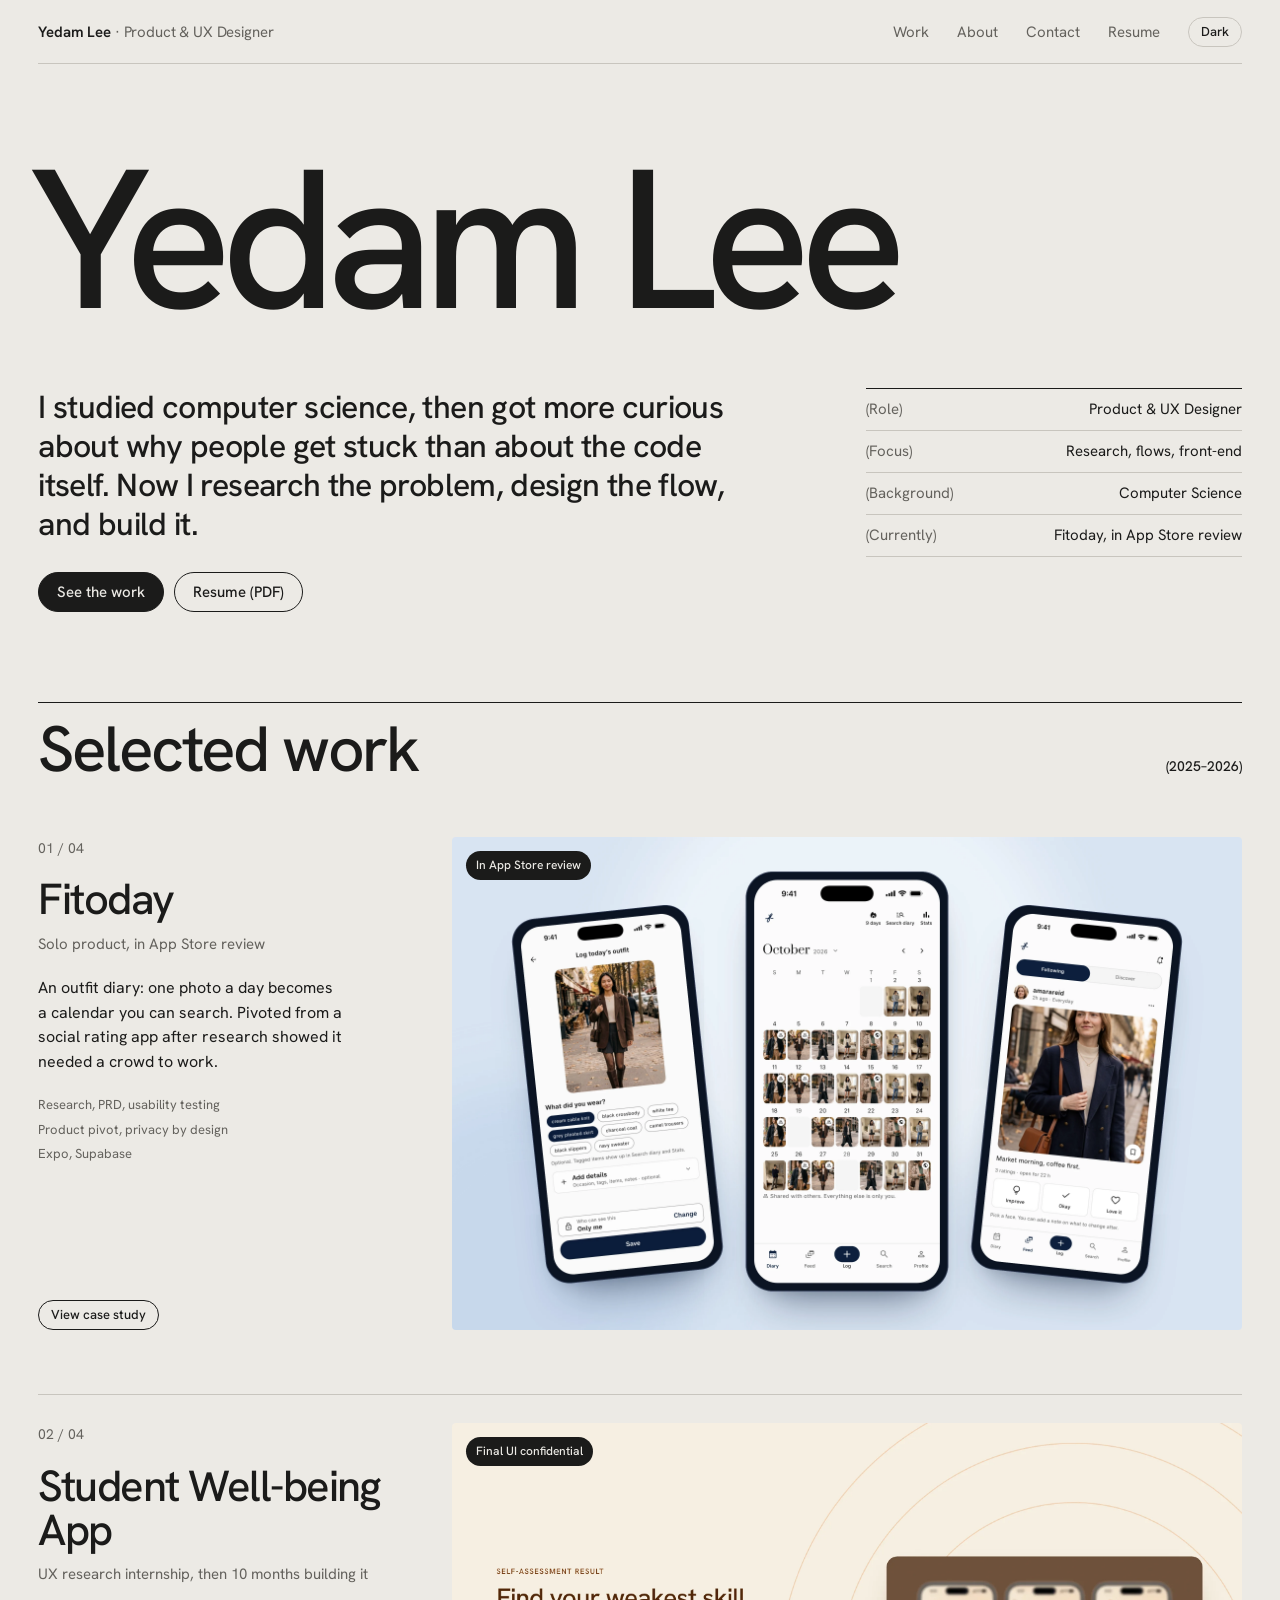
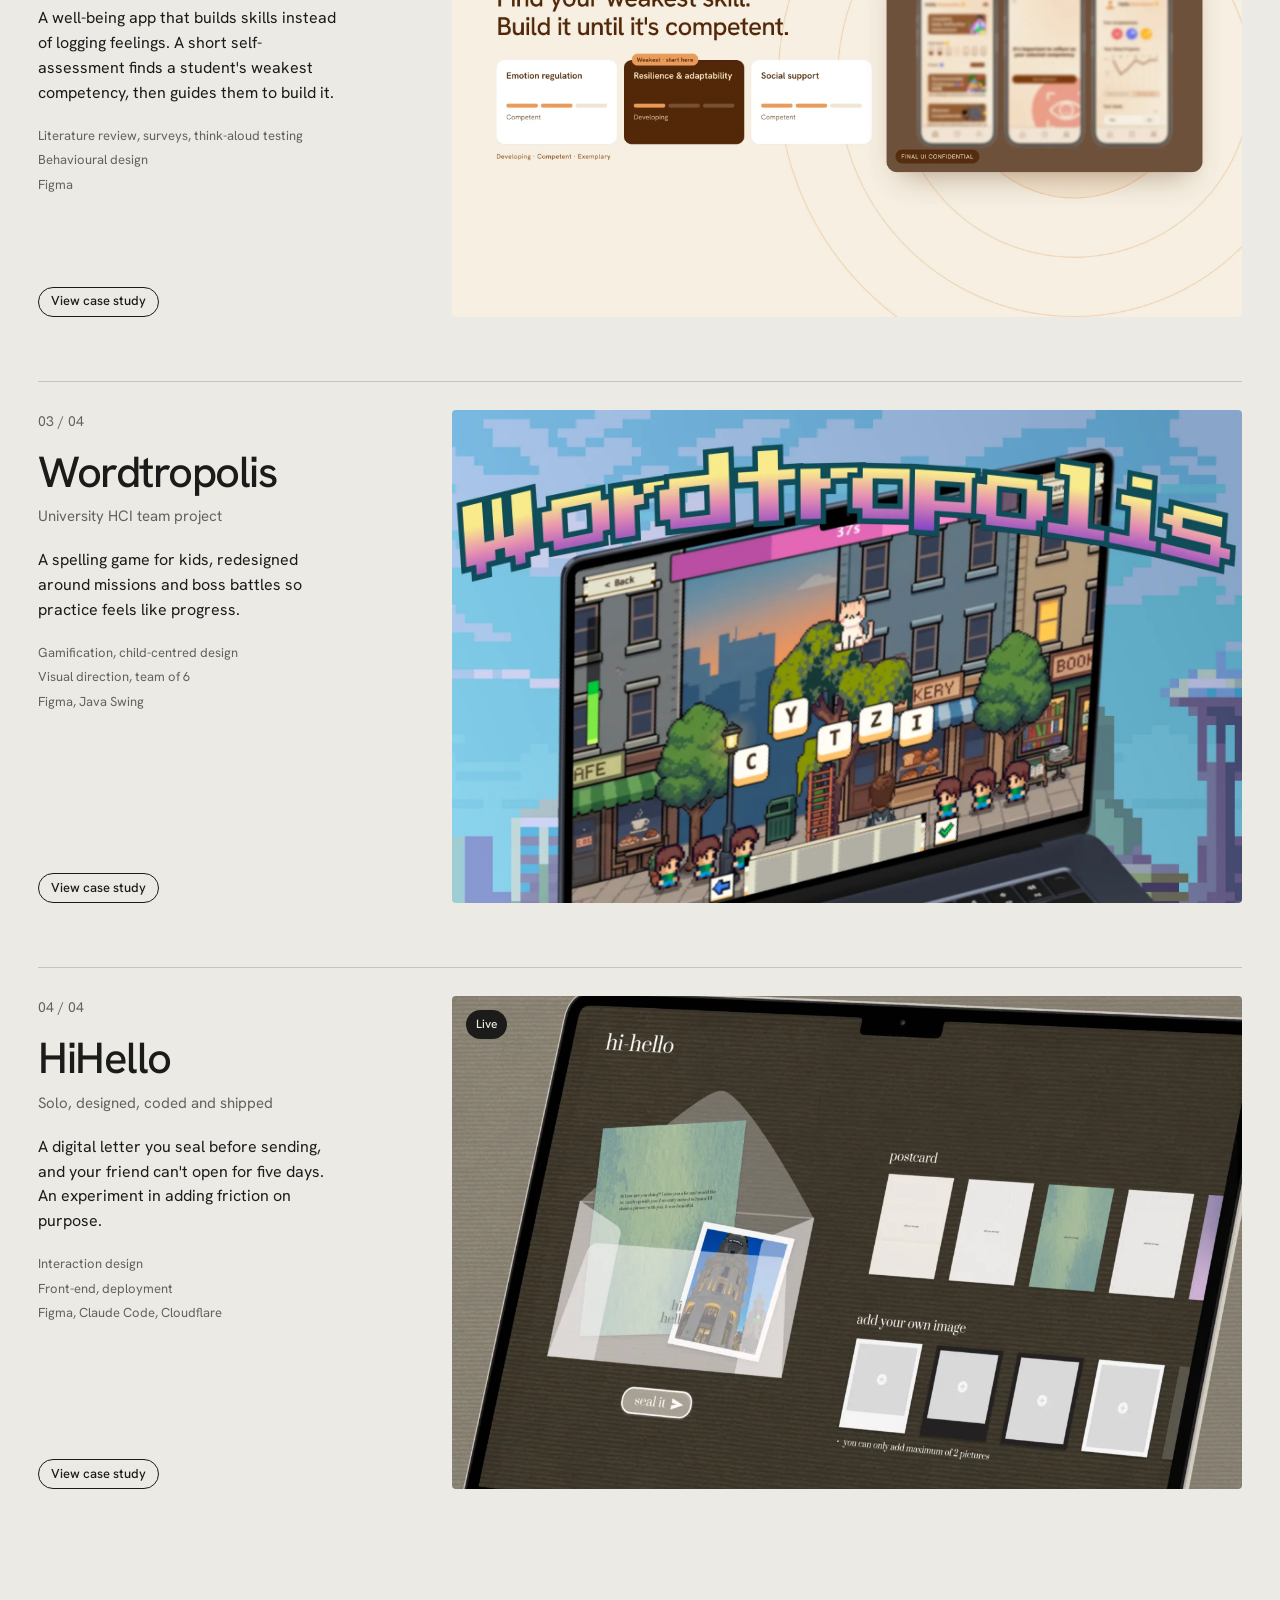
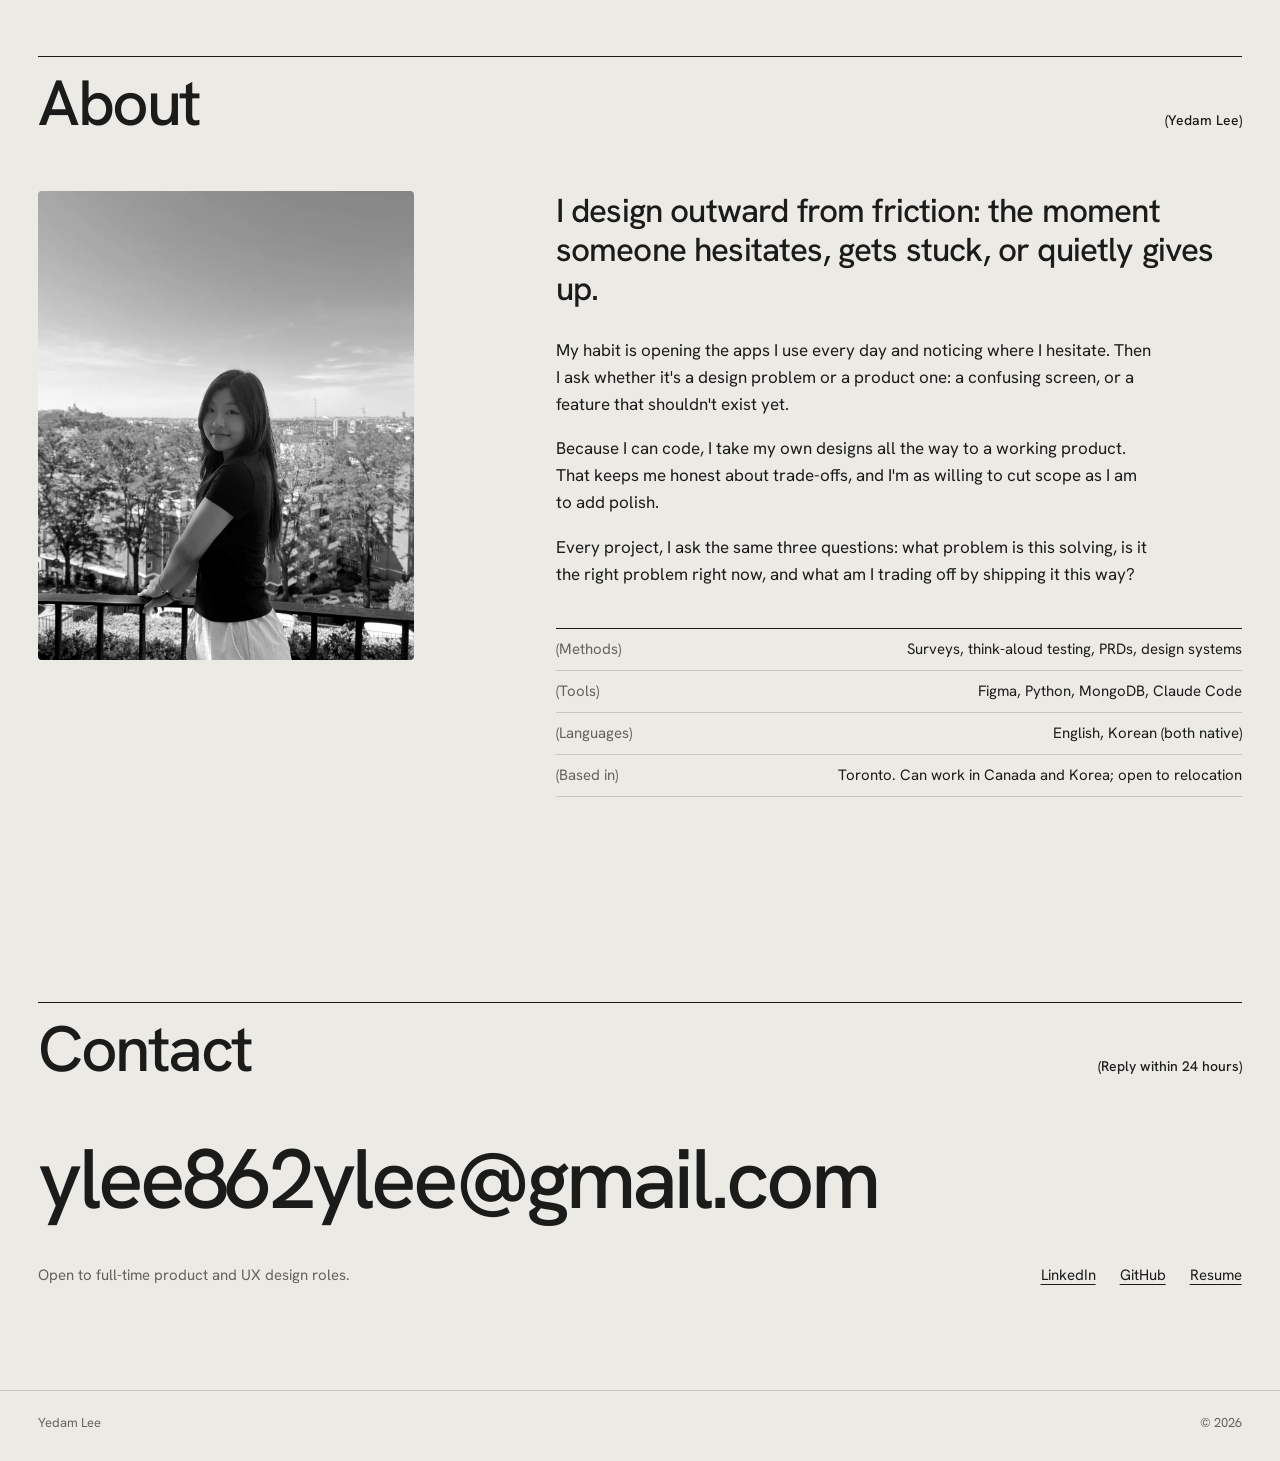
<file: index.html>
<!DOCTYPE html>
<html lang="en">
<head>
<meta charset="UTF-8" />
<meta name="viewport" content="width=device-width, initial-scale=1.0" />
<title>Yedam Lee | UX &amp; Product Designer</title>
<meta name="description" content="Yedam Lee is a UX &amp; product designer with a computer science background who researches the problem, designs the flow, and builds it." />
<meta property="og:title" content="Yedam Lee | UX &amp; Product Designer" />
<meta property="og:description" content="UX &amp; product designer with a computer science background. I research the problem, design the flow, and build it." />
<meta property="og:image" content="https://ylee862.github.io/portfolio/images/fitoday/fitoday_hero.webp" />
<meta property="og:url" content="https://ylee862.github.io/portfolio/" />
<script>try{if(localStorage.getItem('theme')==='dark')document.documentElement.setAttribute('data-theme','dark')}catch(e){}</script>
<link rel="preconnect" href="https://fonts.googleapis.com" />
<link rel="preconnect" href="https://fonts.gstatic.com" crossorigin />
<link href="https://fonts.googleapis.com/css2?family=Hanken+Grotesk:wght@400;500;600&display=swap" rel="stylesheet" />
<link rel="stylesheet" href="css/style.css" />
</head>
<body>
<a class="skip-link" href="#work">Skip to work</a>

<header class="nav">
  <div class="wrap nav-inner">
    <a href="index.html" class="nav-logo">Yedam Lee <span>· Product &amp; UX Designer</span></a>
    <nav class="nav-links" aria-label="Main">
      <a href="#work">Work</a>
      <a href="#about">About</a>
      <a href="#contact">Contact</a>
      <a class="nav-resume" href="resume/Yedam_Lee_Resume_F.pdf" target="_blank" rel="noopener">Resume</a>
      <button class="theme-toggle" id="themeToggle" type="button">Dark</button>
    </nav>
  </div>
</header>

<main>

  <!-- HERO -->
  <section class="home-hero wrap" aria-label="Introduction">
    <h1 class="display-name rise">Yedam Lee</h1>
    <div class="hero-grid">
      <div class="hero-copy rise rise-2">
        <p class="hero-statement">I studied computer science, then got more curious about why people get stuck than about the code itself. Now I research the problem, design the flow, and build it.</p>
        <div class="hero-actions">
          <a href="#work" class="btn btn-solid">See the work</a>
          <a href="resume/Yedam_Lee_Resume_F.pdf" class="btn btn-line" target="_blank" rel="noopener">Resume (PDF)</a>
        </div>
      </div>
      <dl class="details rise rise-3">
        <div class="details-row"><dt>Role</dt><dd>Product &amp; UX Designer</dd></div>
        <div class="details-row"><dt>Focus</dt><dd>Research, flows, front-end</dd></div>
        <div class="details-row"><dt>Background</dt><dd>Computer Science</dd></div>
        <div class="details-row"><dt>Currently</dt><dd>Fitoday, in App Store review</dd></div>
      </dl>
    </div>
  </section>

  <!-- WORK -->
  <section class="wrap" id="work" aria-labelledby="work-title">
    <div class="section-head">
      <h2 class="section-title" id="work-title">Selected work</h2>
      <span class="label">2025–2026</span>
    </div>

    <ol class="work-list">

      <li>
        <a class="work-row" href="fitoday.html">
          <div class="work-meta">
            <span class="work-index">01 / 04</span>
            <h3 class="work-title">Fitoday</h3>
            <p class="work-kind">Solo product, in App Store review</p>
            <p class="work-desc">An outfit diary: one photo a day becomes a calendar you can search. Pivoted from a social rating app after research showed it needed a crowd to work.</p>
            <ul class="work-tags"><li>Research, PRD, usability testing</li><li>Product pivot, privacy by design</li><li>Expo, Supabase</li></ul>
            <span class="work-cta"><span class="btn btn-line btn-small">View case study</span></span>
          </div>
          <div class="work-visual">
            <img src="images/fitoday/fitoday_hero.webp" alt="Fitoday V3 screens" width="3200" height="2000">
            <span class="work-flag">In App Store review</span>
          </div>
        </a>
      </li>

      <li>
        <a class="work-row" href="usri.html">
          <div class="work-meta">
            <span class="work-index">02 / 04</span>
            <h3 class="work-title">Student Well-being App</h3>
            <p class="work-kind">UX research internship, then 10 months building it</p>
            <p class="work-desc">A well-being app that builds skills instead of logging feelings. A short self-assessment finds a student's weakest competency, then guides them to build it.</p>
            <ul class="work-tags"><li>Literature review, surveys, think-aloud testing</li><li>Behavioural design</li><li>Figma</li></ul>
            <span class="work-cta"><span class="btn btn-line btn-small">View case study</span></span>
          </div>
          <div class="work-visual">
            <img loading="lazy" decoding="async" src="images/usri/usri_hero.webp" alt="Blurred screens of the student well-being app" width="1600" height="1126">
            <span class="work-flag">Final UI confidential</span>
          </div>
        </a>
      </li>

      <li>
        <a class="work-row" href="wordtropolis.html">
          <div class="work-meta">
            <span class="work-index">03 / 04</span>
            <h3 class="work-title">Wordtropolis</h3>
            <p class="work-kind">University HCI team project</p>
            <p class="work-desc">A spelling game for kids, redesigned around missions and boss battles so practice feels like progress.</p>
            <ul class="work-tags"><li>Gamification, child-centred design</li><li>Visual direction, team of 6</li><li>Figma, Java Swing</li></ul>
            <span class="work-cta"><span class="btn btn-line btn-small">View case study</span></span>
          </div>
          <div class="work-visual">
            <img loading="lazy" decoding="async" src="images/wordtropolis/word_thumbnail.webp" alt="Wordtropolis game running on a laptop" width="1600" height="900">
          </div>
        </a>
      </li>

      <li>
        <a class="work-row" href="hihello.html">
          <div class="work-meta">
            <span class="work-index">04 / 04</span>
            <h3 class="work-title">HiHello</h3>
            <p class="work-kind">Solo, designed, coded and shipped</p>
            <p class="work-desc">A digital letter you seal before sending, and your friend can't open for five days. An experiment in adding friction on purpose.</p>
            <ul class="work-tags"><li>Interaction design</li><li>Front-end, deployment</li><li>Figma, Claude Code, Cloudflare</li></ul>
            <span class="work-cta"><span class="btn btn-line btn-small">View case study</span></span>
          </div>
          <div class="work-visual">
            <img loading="lazy" decoding="async" src="images/hihello/hihello_hero.webp" alt="HiHello on a laptop: an envelope with a postcard and photo" width="1280" height="832">
            <span class="work-flag">Live</span>
          </div>
        </a>
      </li>
    </ol>
  </section>

  <!-- ABOUT -->
  <section class="section wrap" id="about" aria-labelledby="about-title">
    <div class="section-head">
      <h2 class="section-title" id="about-title">About</h2>
      <span class="label">Yedam Lee</span>
    </div>
    <div class="about-grid">
      <div class="about-photo">
        <img loading="lazy" decoding="async" src="images/profile_pic.webp" alt="Portrait of Yedam Lee" width="900" height="1200">
      </div>
      <div class="about-text">
        <p class="about-lede">I design outward from friction: the moment someone hesitates, gets stuck, or quietly gives up.</p>
        <div class="about-body">
          <p>My habit is opening the apps I use every day and noticing where I hesitate. Then I ask whether it's a design problem or a product one: a confusing screen, or a feature that shouldn't exist yet.</p>
          <p>Because I can code, I take my own designs all the way to a working product. That keeps me honest about trade-offs, and I'm as willing to cut scope as I am to add polish.</p>
          <p>Every project, I ask the same three questions: what problem is this solving, is it the right problem right now, and what am I trading off by shipping it this way?</p>
        </div>
        <dl class="about-facts">
          <div class="details-row"><dt>Methods</dt><dd>Surveys, think-aloud testing, PRDs, design systems</dd></div>
          <div class="details-row"><dt>Tools</dt><dd>Figma, Python, MongoDB, Claude Code</dd></div>
          <div class="details-row"><dt>Languages</dt><dd>English, Korean (both native)</dd></div>
          <div class="details-row"><dt>Based in</dt><dd>Toronto. Can work in Canada and Korea; open to relocation</dd></div>
        </dl>
      </div>
    </div>
  </section>

  <!-- CONTACT -->
  <section class="section wrap" id="contact" aria-labelledby="contact-title">
    <div class="section-head">
      <h2 class="section-title" id="contact-title">Contact</h2>
      <span class="label">Reply within 24 hours</span>
    </div>
    <a href="mailto:ylee862ylee@gmail.com" class="contact-email">ylee862ylee@gmail.com</a>
    <div class="contact-row">
      <span>Open to full-time product and UX design roles.</span>
      <div class="contact-links">
        <a href="https://www.linkedin.com/in/yedam-lee" target="_blank" rel="noopener">LinkedIn</a>
        <a href="https://github.com/ylee862" target="_blank" rel="noopener">GitHub</a>
        <a href="resume/Yedam_Lee_Resume_F.pdf" target="_blank" rel="noopener">Resume</a>
      </div>
    </div>
  </section>

</main>

<footer class="footer">
  <div class="wrap footer-inner">
    <span>Yedam Lee</span>
    <span>© <span id="year">2026</span></span>
  </div>
</footer>

<script src="js/site.js"></script>
</body>
</html>
</file>
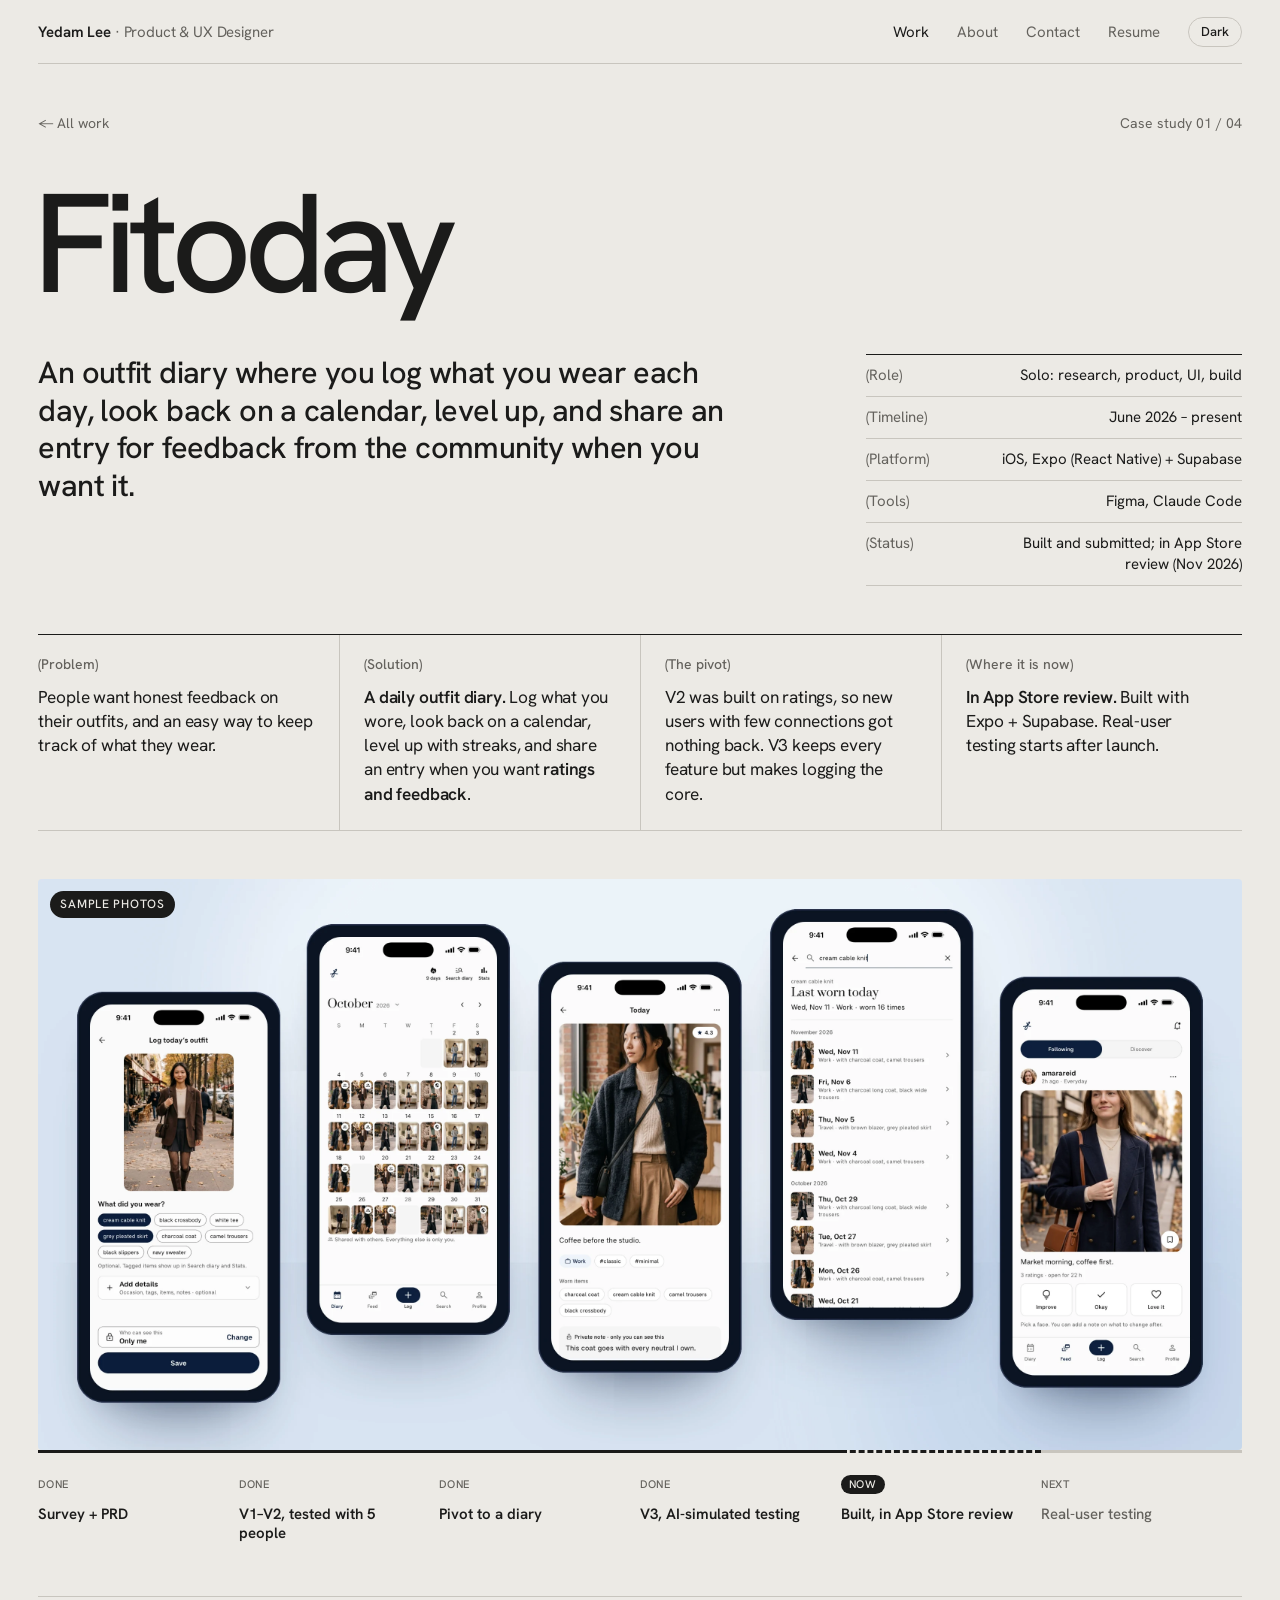
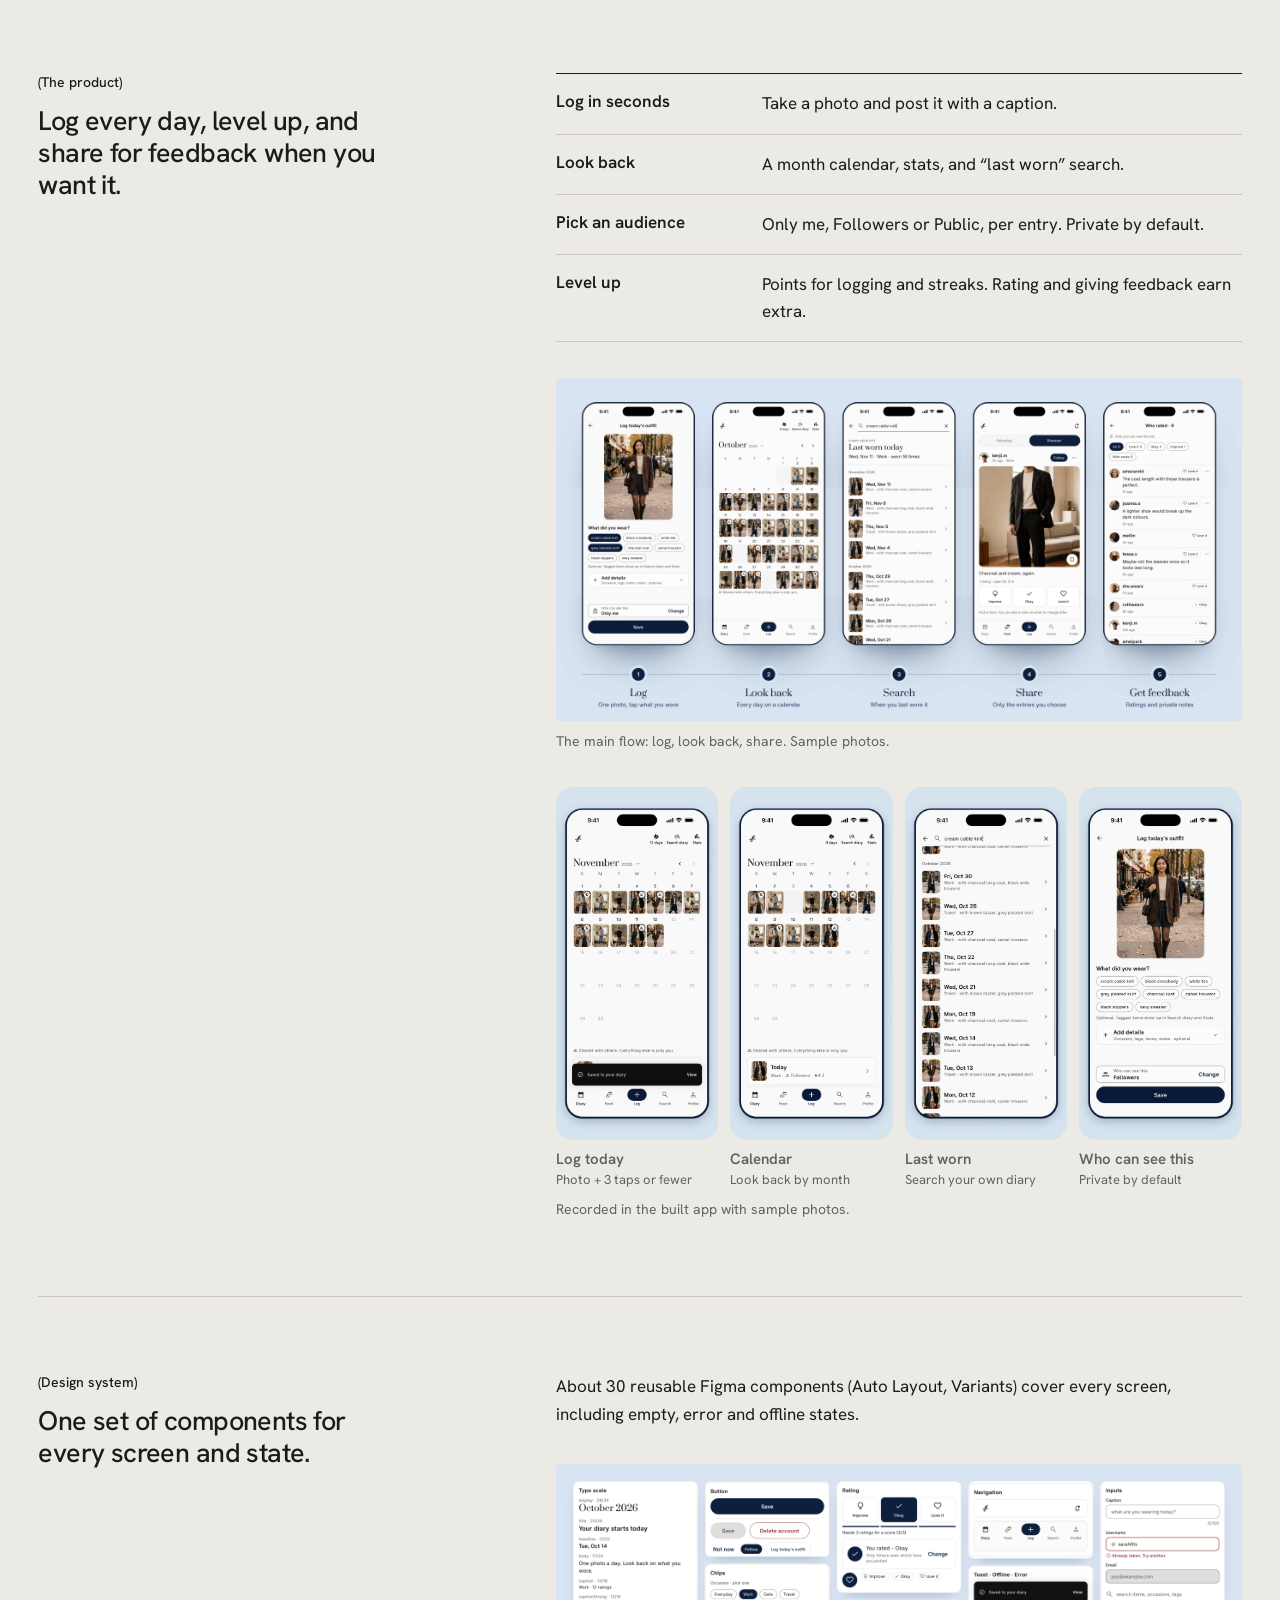
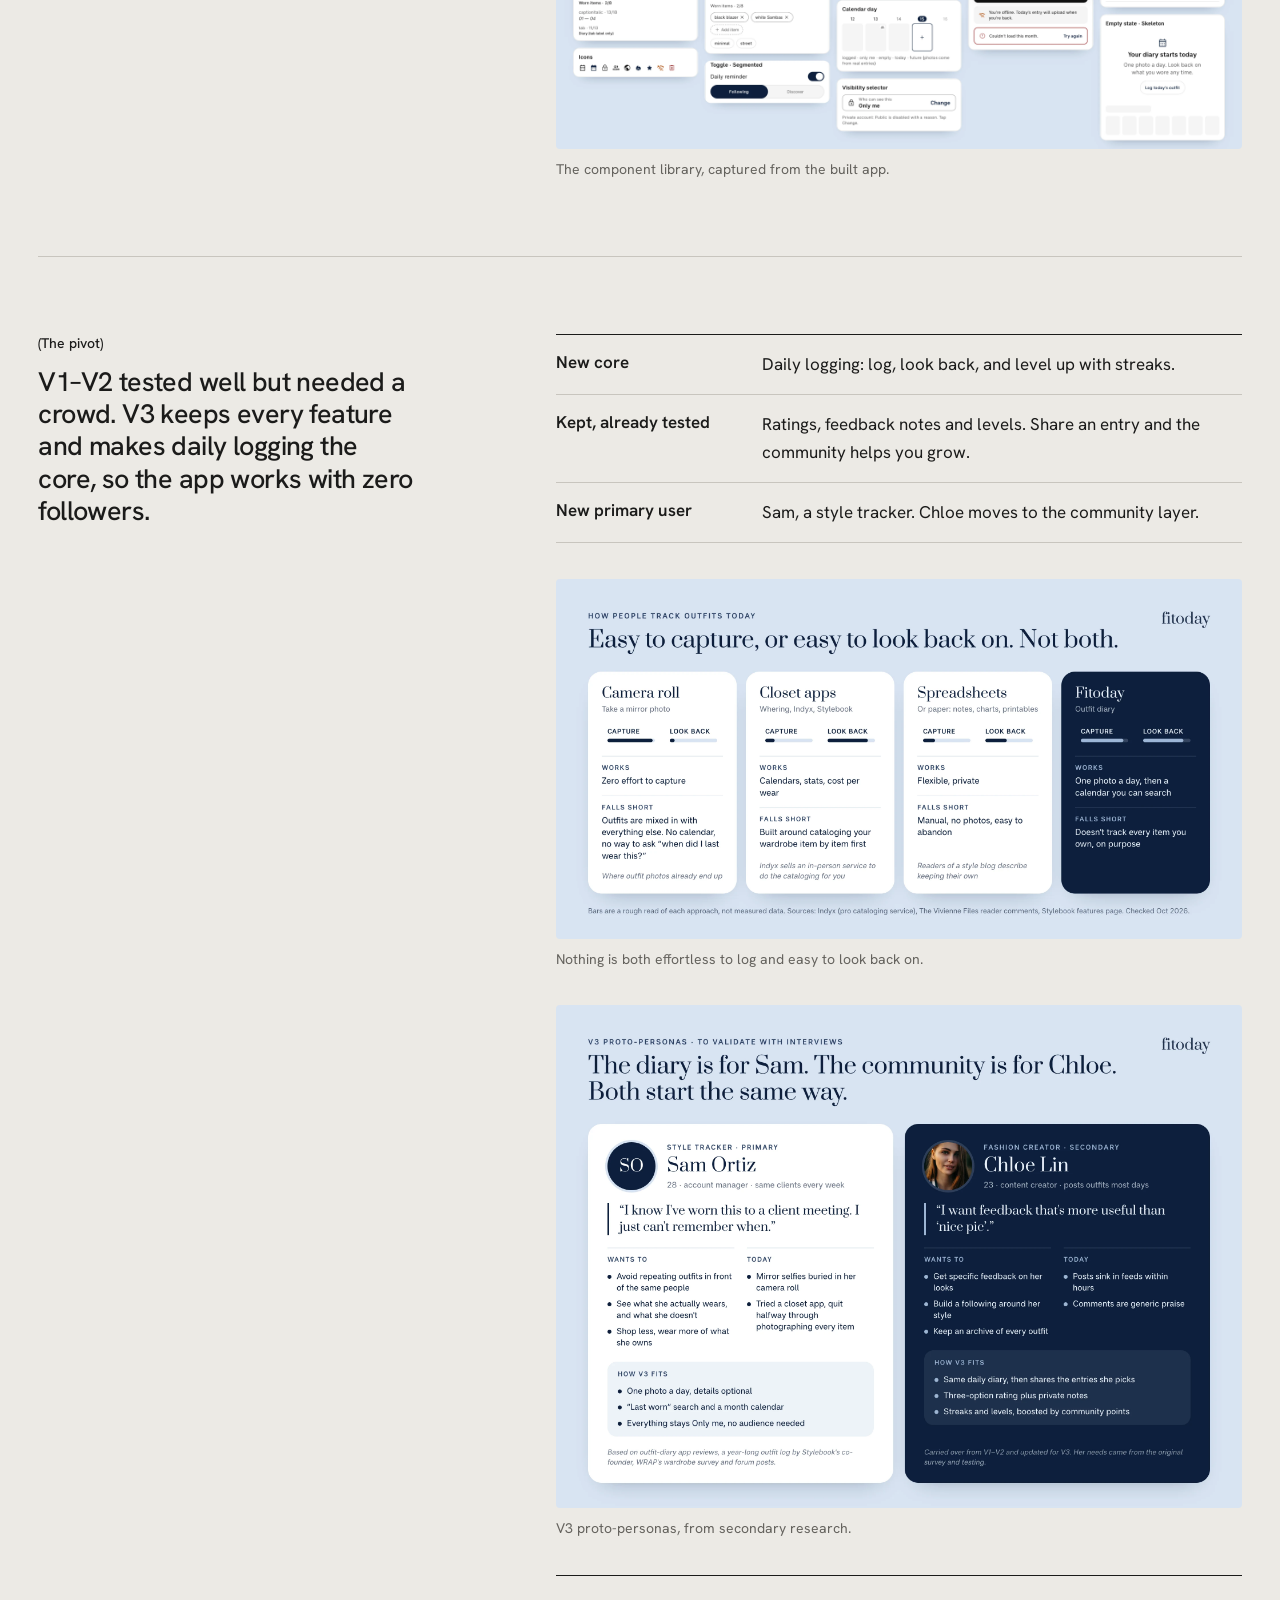
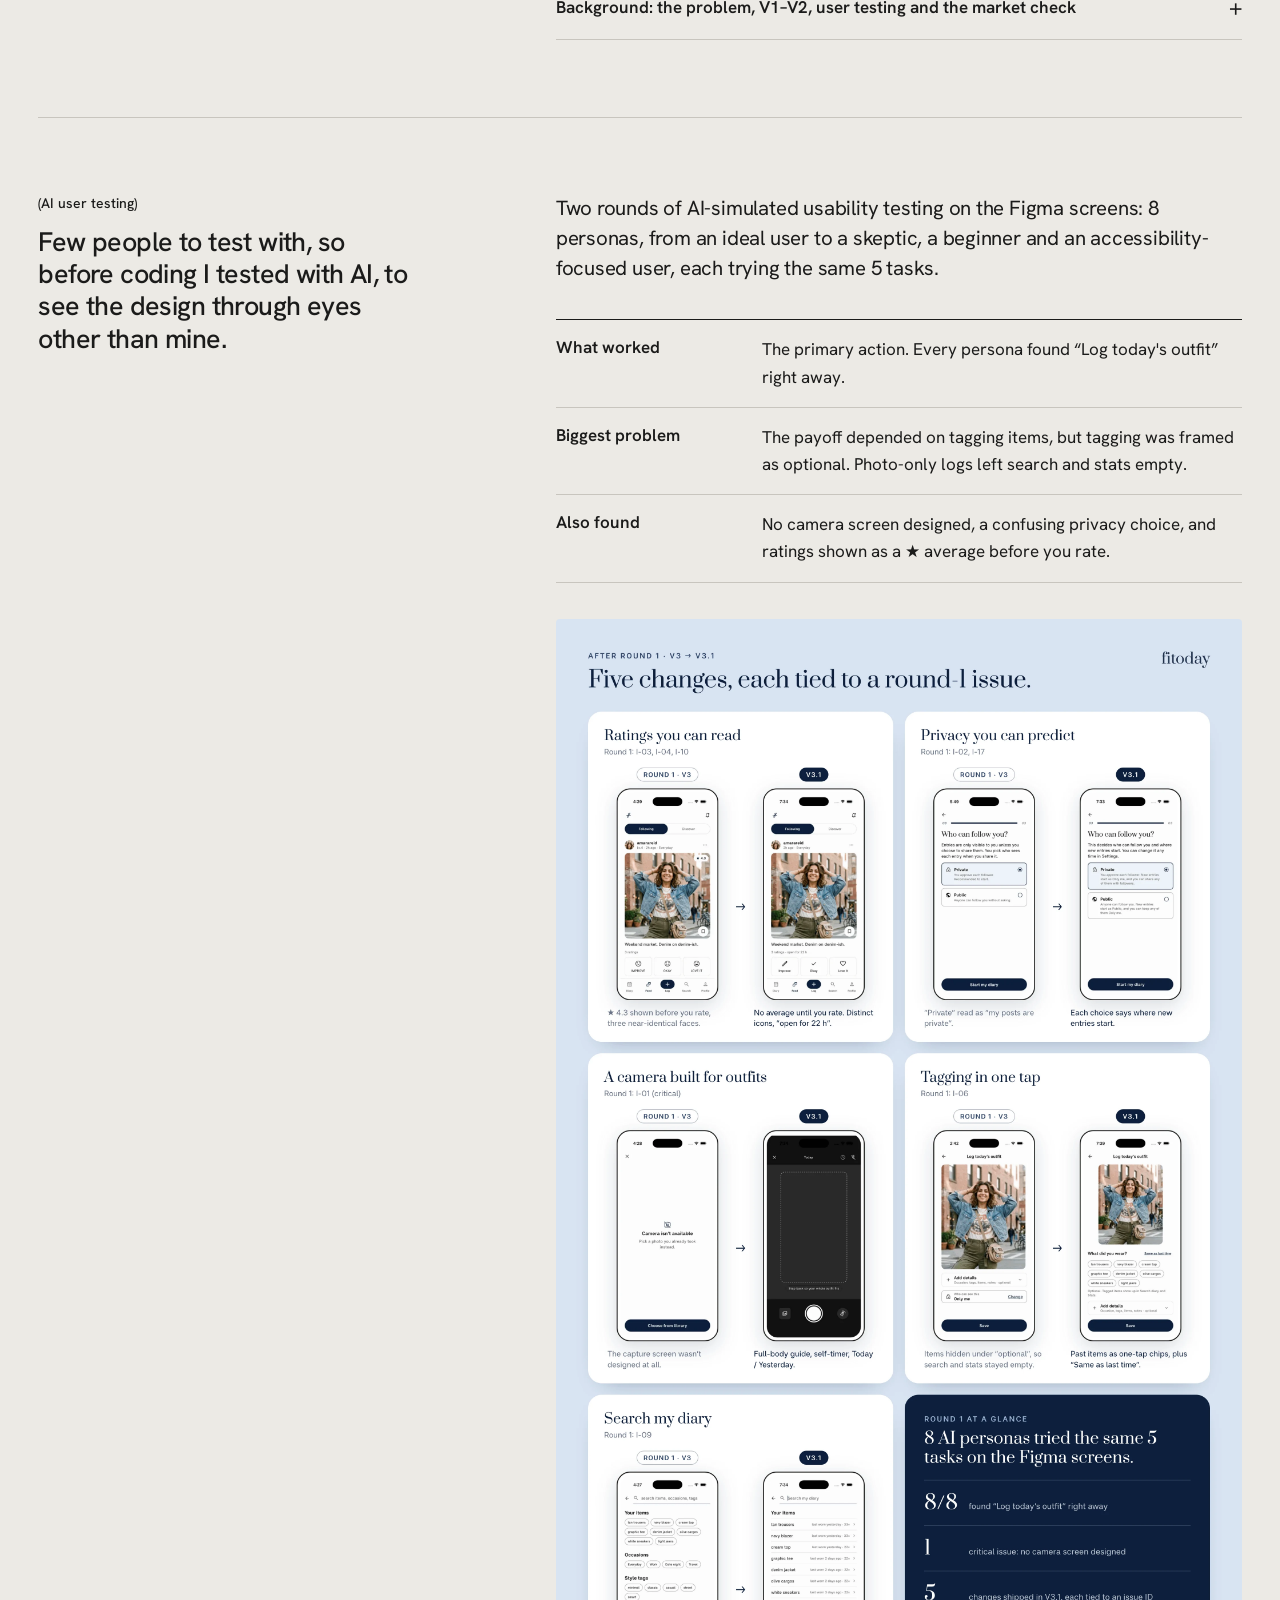
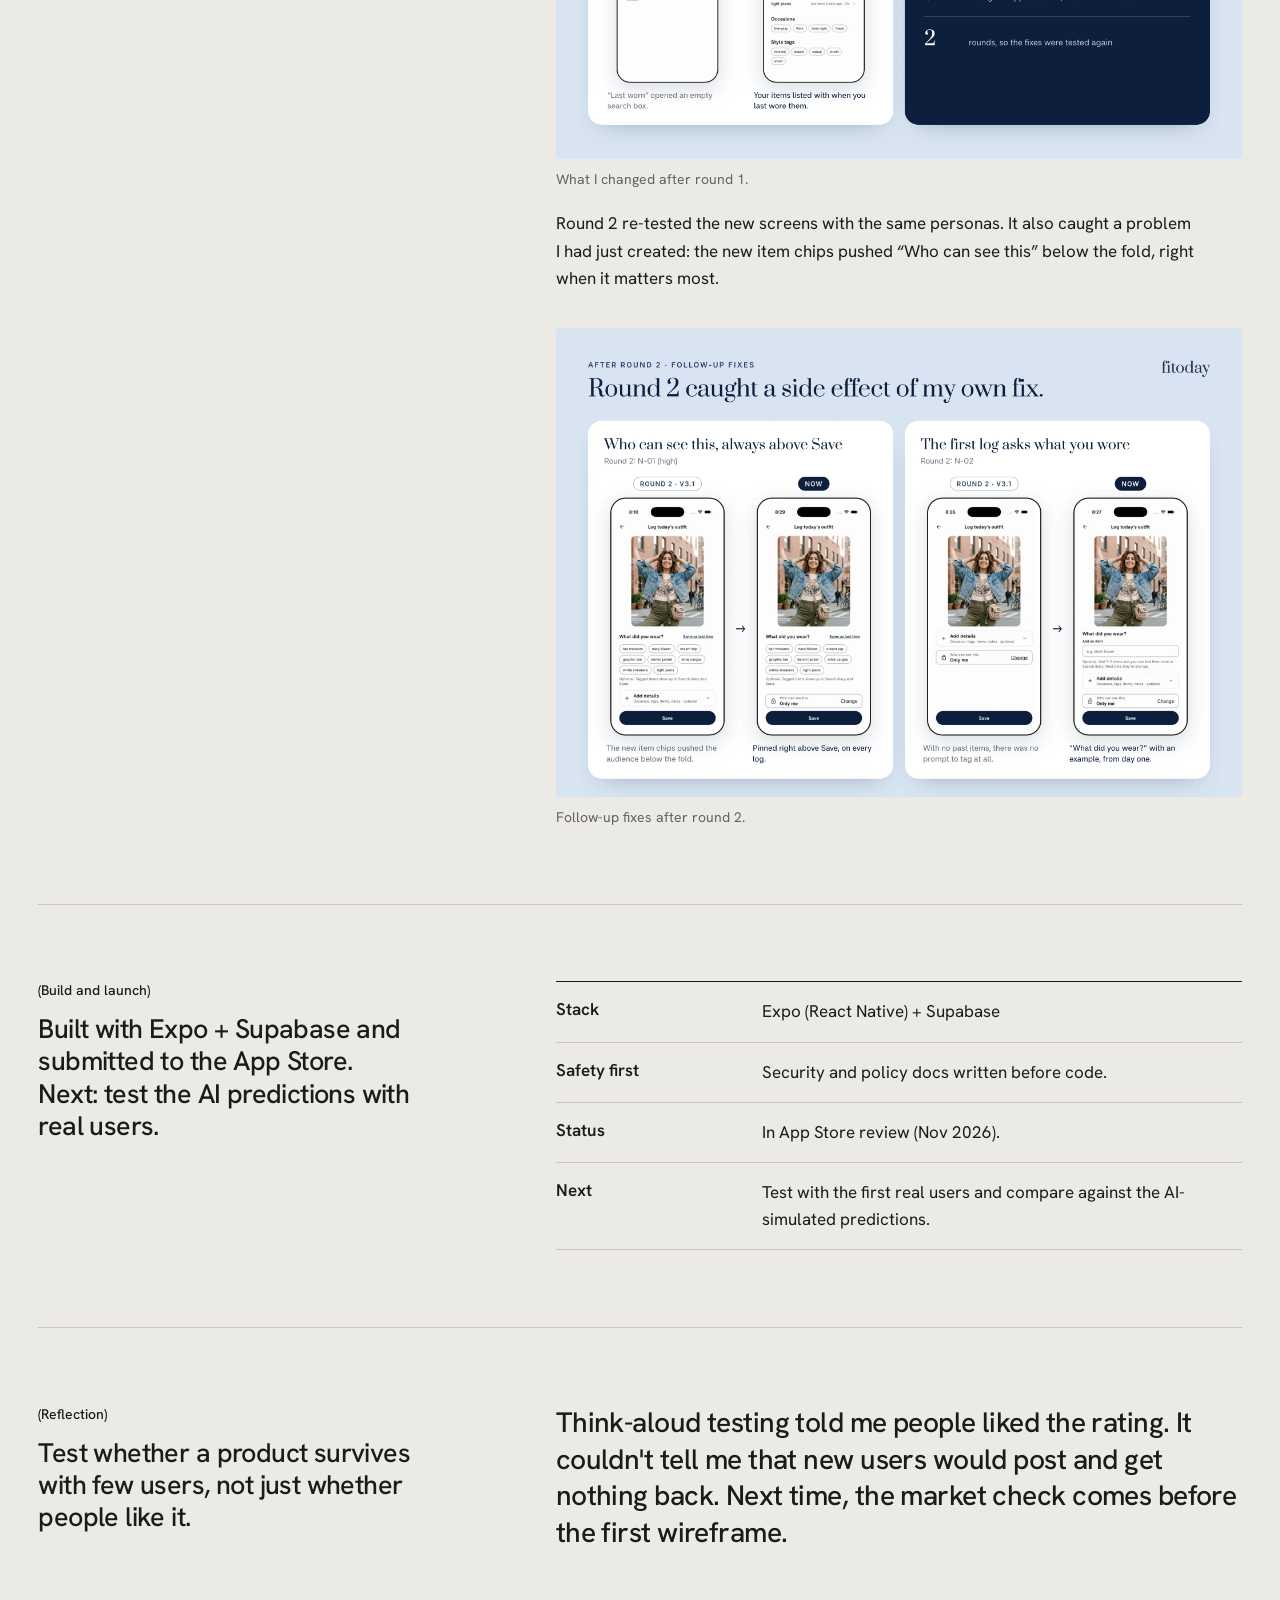
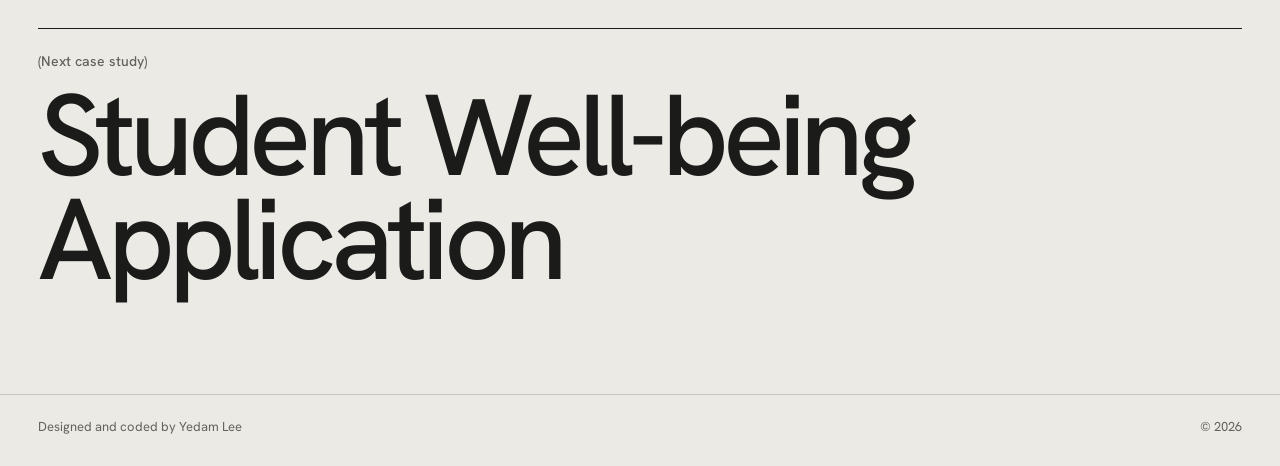
<file: fitoday.html>
<!DOCTYPE html>
<html lang="en">
<head>
<meta charset="UTF-8" />
<meta name="viewport" content="width=device-width, initial-scale=1.0" />
<title>Fitoday | Yedam Lee</title>
<meta name="description" content="Fitoday case study: a daily outfit log with levels, ratings and feedback, pivoted after a market check so it works even with few users. Researched, designed and built solo by Yedam Lee." />
<meta property="og:title" content="Fitoday | Yedam Lee" />
<meta property="og:description" content="From a social outfit-rating app to an outfit diary: research, a pivot decision, and privacy-first product design." />
<meta property="og:image" content="https://ylee862.github.io/portfolio/images/fitoday/fitoday_hero.webp" />
<script>try{if(localStorage.getItem('theme')==='dark')document.documentElement.setAttribute('data-theme','dark')}catch(e){}</script>
<link rel="preconnect" href="https://fonts.googleapis.com" />
<link rel="preconnect" href="https://fonts.gstatic.com" crossorigin />
<link href="https://fonts.googleapis.com/css2?family=Hanken+Grotesk:wght@400;500;600&display=swap" rel="stylesheet" />
<link rel="stylesheet" href="css/style.css" />
</head>
<body>
<a class="skip-link" href="#content">Skip to case study</a>

<header class="nav">
  <div class="wrap nav-inner">
    <a href="index.html" class="nav-logo">Yedam Lee <span>· Product &amp; UX Designer</span></a>
    <nav class="nav-links" aria-label="Main">
      <a href="index.html#work" aria-current="page">Work</a>
      <a href="index.html#about">About</a>
      <a href="index.html#contact">Contact</a>
      <a class="nav-resume" href="resume/Yedam_Lee_Resume_F.pdf" target="_blank" rel="noopener">Resume</a>
      <button class="theme-toggle" id="themeToggle" type="button">Dark</button>
    </nav>
  </div>
</header>

<main id="content">
  <div class="wrap case-top">
    <div class="case-crumbs"><a href="index.html#work">← All work</a><span>Case study 01 / 04</span></div>
    <h1 class="case-title">Fitoday</h1>

    <div class="case-intro">
      <p class="case-statement">An outfit diary where you log what you wear each day, look back on a calendar, level up, and share an entry for feedback from the community when you want it.</p>
      <dl class="details">
        <div class="details-row"><dt>Role</dt><dd>Solo: research, product, UI, build</dd></div>
        <div class="details-row"><dt>Timeline</dt><dd>June 2026 – present</dd></div>
        <div class="details-row"><dt>Platform</dt><dd>iOS, Expo (React Native) + Supabase</dd></div>
        <div class="details-row"><dt>Tools</dt><dd>Figma, Claude Code</dd></div>
        <div class="details-row"><dt>Status</dt><dd>Built and submitted; in App Store review (Nov 2026)</dd></div>
      </dl>
    </div>

    <section class="brief brief--4" aria-label="Project at a glance">
      <div class="brief-item">
        <p class="label">Problem</p>
        <p class="brief-text">People want honest feedback on their outfits, and an easy way to keep track of what they wear.</p>
      </div>
      <div class="brief-item">
        <p class="label">Solution</p>
        <p class="brief-text"><strong>A daily outfit diary.</strong> Log what you wore, look back on a calendar, level up with streaks, and share an entry when you want <strong>ratings and feedback</strong>.</p>
      </div>
      <div class="brief-item">
        <p class="label">The pivot</p>
        <p class="brief-text">V2 was built on ratings, so new users with few connections got nothing back. V3 keeps every feature but makes logging the core.</p>
      </div>
      <div class="brief-item">
        <p class="label">Where it is now</p>
        <p class="brief-text"><strong>In App Store review.</strong> Built with Expo + Supabase. Real-user testing starts after launch.</p>
      </div>
    </section>

    <figure class="case-cover has-tag">
      <img src="images/fitoday/fitoday_hero_no_text.webp" alt="Fitoday V3 screens" width="3200" height="1520">
      <span class="cover-tag">Sample photos</span>
    </figure>

    <ol class="phases" aria-label="Project progress">
      <li class="done"><a href="#s-pivot"><span class="st">Done</span><span class="ph">Survey + PRD</span></a></li>
      <li class="done"><a href="#s-pivot"><span class="st">Done</span><span class="ph">V1–V2, tested with 5 people</span></a></li>
      <li class="done"><a href="#s-pivot"><span class="st">Done</span><span class="ph">Pivot to a diary</span></a></li>
      <li class="done"><a href="#s-validate"><span class="st">Done</span><span class="ph">V3, AI-simulated testing</span></a></li>
      <li class="now"><a href="#s-build"><span class="st">Now</span><span class="ph">Built, in App Store review</span></a></li>
      <li class="next"><span class="st">Next</span><span class="ph">Real-user testing</span></li>
    </ol>


    <section class="cs" aria-labelledby="s-v3">
      <header class="cs-head">
        <p class="label" id="s-v3">The product</p>
        <p class="cs-summary">Log every day, level up, and share for feedback when you want it.</p>
      </header>
      <div class="cs-body">
        <ul class="rows">
          <li><span class="k">Log in seconds</span><span class="v">Take a photo and post it with a caption.</span></li>
          <li><span class="k">Look back</span><span class="v">A month calendar, stats, and “last worn” search.</span></li>
          <li><span class="k">Pick an audience</span><span class="v">Only me, Followers or Public, per entry. Private by default.</span></li>
          <li><span class="k">Level up</span><span class="v">Points for logging and streaks. Rating and giving feedback earn extra.</span></li>
        </ul>

        <figure class="figure"><img loading="lazy" decoding="async" src="images/fitoday/fitoday_main_flow_v3.webp" alt="V3 main flow" width="3200" height="1600"><figcaption>The main flow: log, look back, share. Sample photos.</figcaption></figure>

        <div class="slots">
          <figure class="shot"><video src="images/fitoday/fitoday_log_today.mp4" poster="images/fitoday/fitoday_log_today_poster.webp" autoplay muted loop playsinline preload="metadata" width="900" height="1950" aria-label="Screen recording: open the camera, take a photo, tap two items, save; today fills in on the calendar"></video><figcaption><span class="slot-name">Log today</span><span class="slot-note">Photo + 3 taps or fewer</span></figcaption></figure>
          <figure class="shot"><video src="images/fitoday/fitoday_calendar.mp4" poster="images/fitoday/fitoday_calendar_poster.webp" autoplay muted loop playsinline preload="metadata" width="900" height="1950" aria-label="Screen recording: swiping between November and October on the diary calendar"></video><figcaption><span class="slot-name">Calendar</span><span class="slot-note">Look back by month</span></figcaption></figure>
          <figure class="shot"><video src="images/fitoday/fitoday_last_worn.mp4" poster="images/fitoday/fitoday_last_worn_poster.webp" autoplay muted loop playsinline preload="metadata" width="900" height="1950" aria-label="Screen recording: Search diary lists your items with when you last wore them, then every day you wore the cream cable knit"></video><figcaption><span class="slot-name">Last worn</span><span class="slot-note">Search your own diary</span></figcaption></figure>
          <figure class="shot"><video src="images/fitoday/fitoday_visibility.mp4" poster="images/fitoday/fitoday_visibility_poster.webp" autoplay muted loop playsinline preload="metadata" width="900" height="1950" aria-label="Screen recording: changing who can see an entry from Only me to Followers"></video><figcaption><span class="slot-name">Who can see this</span><span class="slot-note">Private by default</span></figcaption></figure>
        </div>
        <p class="figcap">Recorded in the built app with sample photos.</p>

      </div>
    </section>

    <section class="cs" aria-labelledby="s-ds">
      <header class="cs-head">
        <p class="label" id="s-ds">Design system</p>
        <p class="cs-summary">One set of components for every screen and state.</p>
      </header>
      <div class="cs-body">
        <p>About 30 reusable Figma components (Auto Layout, Variants) cover every screen, including empty, error and offline states.</p>
        <figure class="figure"><img loading="lazy" decoding="async" src="images/fitoday/fitoday_components.webp" alt="Fitoday component library: type scale, icons, buttons, chips, toggle and segmented control, rating, calendar day, navigation, toast, offline and error states, visibility selector, and the colour palette" width="3200" height="1332"><figcaption>The component library, captured from the built app.</figcaption></figure>
      </div>
    </section>

    <!-- PIVOT (short) -->
    <section class="cs" aria-labelledby="s-pivot">
      <header class="cs-head">
        <p class="label" id="s-pivot">The pivot</p>
        <p class="cs-summary">V1–V2 tested well but needed a crowd. V3 keeps every feature and makes daily logging the core, so the app works with zero followers.</p>
      </header>
      <div class="cs-body">
        <ul class="rows">
          <li><span class="k">New core</span><span class="v">Daily logging: log, look back, and level up with streaks.</span></li>
          <li><span class="k">Kept, already tested</span><span class="v">Ratings, feedback notes and levels. Share an entry and the community helps you grow.</span></li>
          <li><span class="k">New primary user</span><span class="v">Sam, a style tracker. Chloe moves to the community layer.</span></li>
        </ul>
        <figure class="figure"><img loading="lazy" decoding="async" src="images/fitoday/fitoday_tracking.webp" alt="Comparison of how people track outfits: camera roll is easy to capture but has no calendar; closet apps have calendars and stats but require cataloging first; spreadsheets are manual with no photos; Fitoday is one photo a day plus a searchable calendar" width="2400" height="1260"><figcaption>Nothing is both effortless to log and easy to look back on.</figcaption></figure>
        <figure class="figure"><img loading="lazy" decoding="async" src="images/fitoday/fitoday_personas_v3.webp" alt="Two proto-personas: Sam Ortiz, a style tracker who wants to avoid repeating outfits and uses the diary privately; Chloe Lin, a fashion creator who shares chosen entries for feedback" width="2400" height="1760"><figcaption>V3 proto-personas, from secondary research.</figcaption></figure>
        <details class="archive">
          <summary>Background: the problem, V1–V2, user testing and the market check</summary>
          <div class="archive-body">
          <p class="h3">Problem: Fashion apps are built for sharing outfits, not for improving them.</p>
        <p class="lede">It started with a personal question. Scrolling Instagram, I kept wondering why some outfits looked put together and mine didn't. What I wanted wasn't more inspiration. It was honest feedback I could learn from.</p>
        <p class="lede">To check whether that was just me, I ran a 12-person survey and reviewed the platforms people already use for fashion. The pattern was clear: there are plenty of places to post an outfit and almost nowhere built for constructive feedback on it. People also told me why they don't ask for it: they're afraid of being judged.</p>

        <ul class="quotes">
          <li><q>I am scared that people will judge me. I don't think my fashion sense is good enough.</q><span class="src">Survey participant</span></li>
          <li><q>I am not an influencer, but I still want to improve my style.</q><span class="src">Survey participant</span></li>
          <li><q>Posting on instagram everyday feels like a performance.</q><span class="src">Survey participant</span></li>
        </ul>
        <div class="facts">
          <div><div class="n">6M+</div><div class="t">members in r/malefashionadvice, with weekly “What I'm Wearing” threads</div></div>
        </div>
        <p>Instagram, Pinterest and TikTok are built for showing outfits, not improving them.</p>
          <p class="h3">V1–V2: A feedback app: Post one outfit a day. Others rate it in one tap.</p>
        <p class="lede">I designed for two people: Chloe, who posts and wants better feedback than “nice pic”, and Marcus, who wants to dress better but is afraid to ask.</p>
        <div class="grid-2">
          <figure class="figure"><img loading="lazy" decoding="async" src="images/fitoday/fitoday_chloe_persona.webp" alt="Persona: Chloe Lin, 23, content creator and fashion blogger" width="1920" height="1080"><figcaption>Chloe, fashion creator.</figcaption></figure>
          <figure class="figure"><img loading="lazy" decoding="async" src="images/fitoday/fitoday_marcus_persona.webp" alt="Persona: Marcus Vance, 26, marketing associate" width="1920" height="1080"><figcaption>Marcus, style seeker.</figcaption></figure>
        </div>
        <ul class="rows">
          <li><span class="k">One outfit a day</span><span class="v">Thoughtful posts, a calm feed, a habit people can keep.</span></li>
          <li><span class="k">Three options, not likes</span><span class="v"><em>Improve</em>, <em>Okay</em> or <em>Love it</em>. Fast to tap, more useful than a like.</span></li>
          <li><span class="k">24 hours per post</span><span class="v">Instead of a midnight cutoff that punishes late posters.</span></li>
        </ul>
        <figure class="figure on-white"><img loading="lazy" decoding="async" src="images/fitoday/fitoday_wireframe_mainscreen.webp" alt="Hand-drawn wireframes of the home feed and the rating flow" width="1438" height="494"><figcaption>V1 wireframes: the feed and the rating.</figcaption></figure>
          <p class="h3">User testing: The rating worked. People wanted to say why, and a reason to come back.</p>
        <p class="lede">Two rounds of think-aloud testing, V1 then V2, with the same five people.</p>
        <ul class="rows">
          <li><span class="k">Rating was instantly clear</span><span class="v">All five understood it with no explanation.<span class="muted">Kept as is.</span></span></li>
          <li><span class="k">A tap isn't enough</span><span class="v">“I want people to tell me <em>where</em> to improve.”<span class="muted">Added an optional note, visible only to the poster.</span></span></li>
          <li><span class="k">No way to undo</span><span class="v">A participant mis-tapped and couldn't fix it.<span class="muted">Ratings can be changed for 24 hours.</span></span></li>
          <li><span class="k">A reason to return</span><span class="v">One participant asked for a streak.<span class="muted">Parked in the backlog. It later became the core of V3.</span></span></li>
        </ul>
        <figure class="figure"><img loading="lazy" decoding="async" src="images/fitoday/fitoday_v1v2.webp" alt="V1 screens before and after the testing changes: optional feedback note and re-rating" width="2400" height="902"><figcaption>Before and after: the optional note, and changing a rating.</figcaption></figure>
        <figure class="figure"><img loading="lazy" decoding="async" src="images/fitoday/fitoday_flow_overview.webp" alt="Every V2 screen grouped by flow" width="2400" height="2733"><figcaption>V2: about 100 screens across 8 flows, including empty, error and offline states.</figcaption></figure>
        <figure class="figure"><img loading="lazy" decoding="async" src="images/fitoday/fitoday_onboarding_v2.webp" alt="V2 onboarding screens" width="2400" height="2733"></figure>
          <p class="h3">Market check: Users liked the interaction. But I hadn't planned for an app with few users.</p>
        <p class="lede">Before writing code, I checked which outfit apps survive and where users leave.</p>
        <ul class="rows">
          <li><span class="k">Similar apps don't last</span><span class="v">Lookbook.nu went offline in 2023. Go Try It On reached 400,000 users and still shut down.</span></li>
          <li><span class="k">No plan for few users</span><span class="v">A score needed 5 ratings. New users with no connections would post, get nothing back, and leave.</span></li>
        </ul>
        <figure class="figure"><img loading="lazy" decoding="async" src="images/fitoday/fitoday_timeline.webp" alt="Timeline from 2008 to 2026 of outfit feedback products: Lookbook.nu offline 2023, Fashism closed, Go Try It On shut down 2013, Sidewalk AI rater inactive since 2023, AuraRate launched 2026 with 1K+ downloads, and a wave of AI raters from 2024" width="2400" height="1600"><figcaption>Outfit feedback products, 2008–2026.</figcaption></figure>
        <div class="callout">
          <p class="label">What I'd do differently</p>
          <p class="pull">I tested whether people liked the product, but not whether it would hold up with few users, or in the market.</p>
          <p>Next time, I will ensure the market check comes before the first wireframe. However, as I caught it before code, the only cost was a PRD rewrite, not a rebuilt app.</p>
        </div>
          </div>
        </details>
      </div>
    </section>


    <!-- 7. AI USER TESTING -->
    <section class="cs" aria-labelledby="s-validate">
      <header class="cs-head">
        <p class="label" id="s-validate">AI user testing</p>
        <p class="cs-summary">Few people to test with, so before coding I tested with AI, to see the design through eyes other than mine.</p>
      </header>
      <div class="cs-body">
        <p class="lede">Two rounds of AI-simulated usability testing on the Figma screens: 8 personas, from an ideal user to a skeptic, a beginner and an accessibility-focused user, each trying the same 5 tasks.</p>
        <ul class="rows">
          <li><span class="k">What worked</span><span class="v">The primary action. Every persona found “Log today's outfit” right away.</span></li>
          <li><span class="k">Biggest problem</span><span class="v">The payoff depended on tagging items, but tagging was framed as optional. Photo-only logs left search and stats empty.</span></li>
          <li><span class="k">Also found</span><span class="v">No camera screen designed, a confusing privacy choice, and ratings shown as a ★ average before you rate.</span></li>
        </ul>
        <figure class="figure"><img loading="lazy" decoding="async" src="images/fitoday/fitoday_ai_round1_fixes.webp" alt="Five before-and-after pairs from round 1 to V3.1: ratings hidden until you rate with distinct icons; privacy choices that say where new entries start; a designed camera with framing guide and timer; one-tap item chips on Save; and Search my diary listing items with last-worn dates" width="2400" height="3990"><figcaption>What I changed after round 1.</figcaption></figure>
        <p>Round 2 re-tested the new screens with the same personas. It also caught a problem I had just created: the new item chips pushed “Who can see this” below the fold, right when it matters most.</p>
        <figure class="figure"><img loading="lazy" decoding="async" src="images/fitoday/fitoday_ai_round2_fixes.webp" alt="Two follow-up fixes after round 2: Who can see this pinned above Save on every log, and a What did you wear field on the first log when there are no past items" width="2400" height="1640"><figcaption>Follow-up fixes after round 2.</figcaption></figure>
      </div>
    </section>

    <!-- CHANGED: build plan is now build + launch -->
    <section class="cs" aria-labelledby="s-build">
      <header class="cs-head">
        <p class="label" id="s-build">Build and launch</p>
        <p class="cs-summary">Built with Expo + Supabase and submitted to the App Store. Next: test the AI predictions with real users.</p>
      </header>
      <div class="cs-body">
        <ul class="rows">
          <li><span class="k">Stack</span><span class="v">Expo (React Native) + Supabase</span></li>
          <li><span class="k">Safety first</span><span class="v">Security and policy docs written before code.</span></li>
          <li><span class="k">Status</span><span class="v">In App Store review (Nov 2026).</span></li>
          <li><span class="k">Next</span><span class="v">Test with the first real users and compare against the AI-simulated predictions.</span></li>
        </ul>
      </div>
    </section>

    <!-- 9. REFLECTION -->
    <section class="cs" aria-labelledby="s-reflect">
      <header class="cs-head">
        <p class="label" id="s-reflect">Reflection</p>
        <p class="cs-summary">Test whether a product survives with few users, not just whether people like it.</p>
      </header>
      <div class="cs-body">
        <p class="reflection-text">Think-aloud testing told me people liked the rating. It couldn't tell me that new users would post and get nothing back. Next time, the market check comes before the first wireframe.</p>
      </div>
    </section>
  </div>

  <div class="wrap">
    <a class="case-next" href="usri.html">
      <span class="label">Next case study</span>
      <span class="case-next-title">Student Well-being Application</span>
    </a>
  </div>
</main>

<footer class="footer">
  <div class="wrap footer-inner">
    <span>Designed and coded by Yedam Lee</span>
    <span>© <span id="year">2026</span></span>
  </div>
</footer>

<div class="lightbox" id="lightbox" role="dialog" aria-modal="true" aria-label="Enlarged image">
  <button class="lightbox-close" type="button">Close</button>
  <img alt="">
</div>

<script src="js/site.js"></script>
</body>
</html>
</file>
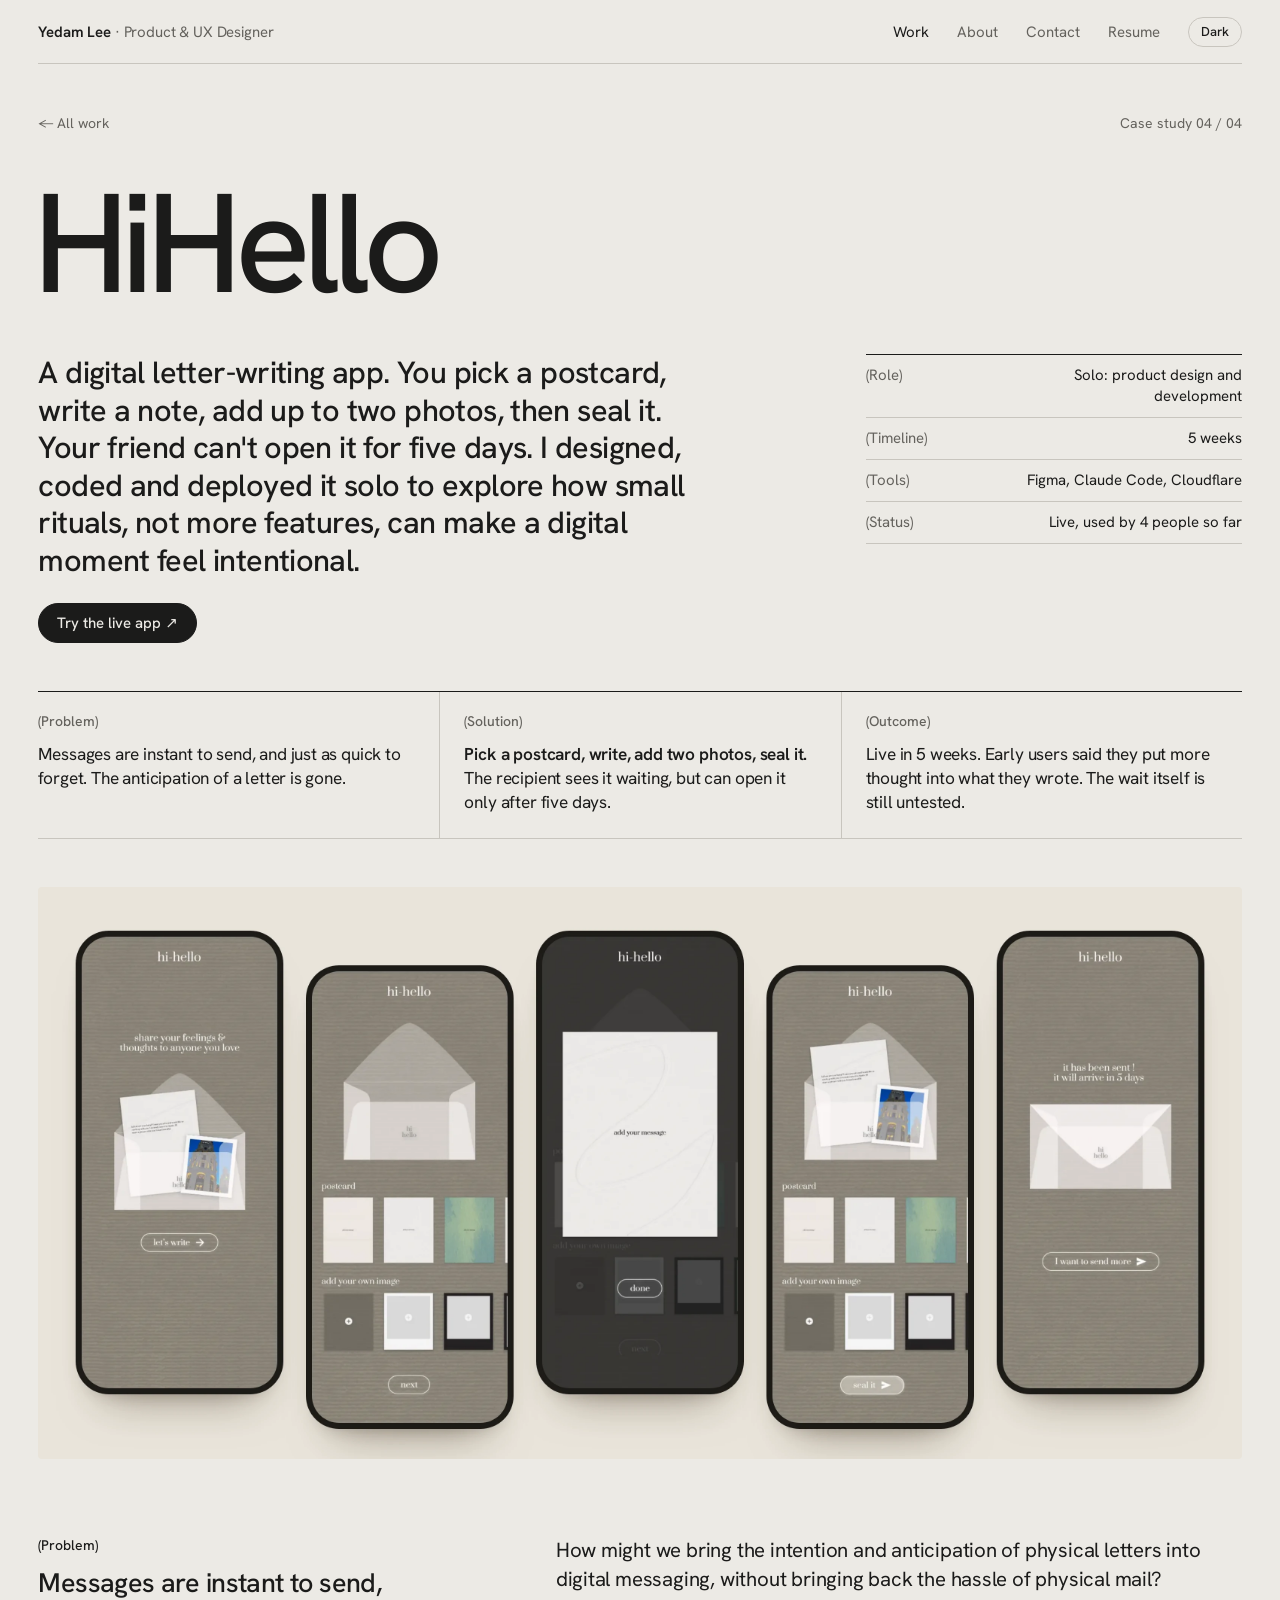
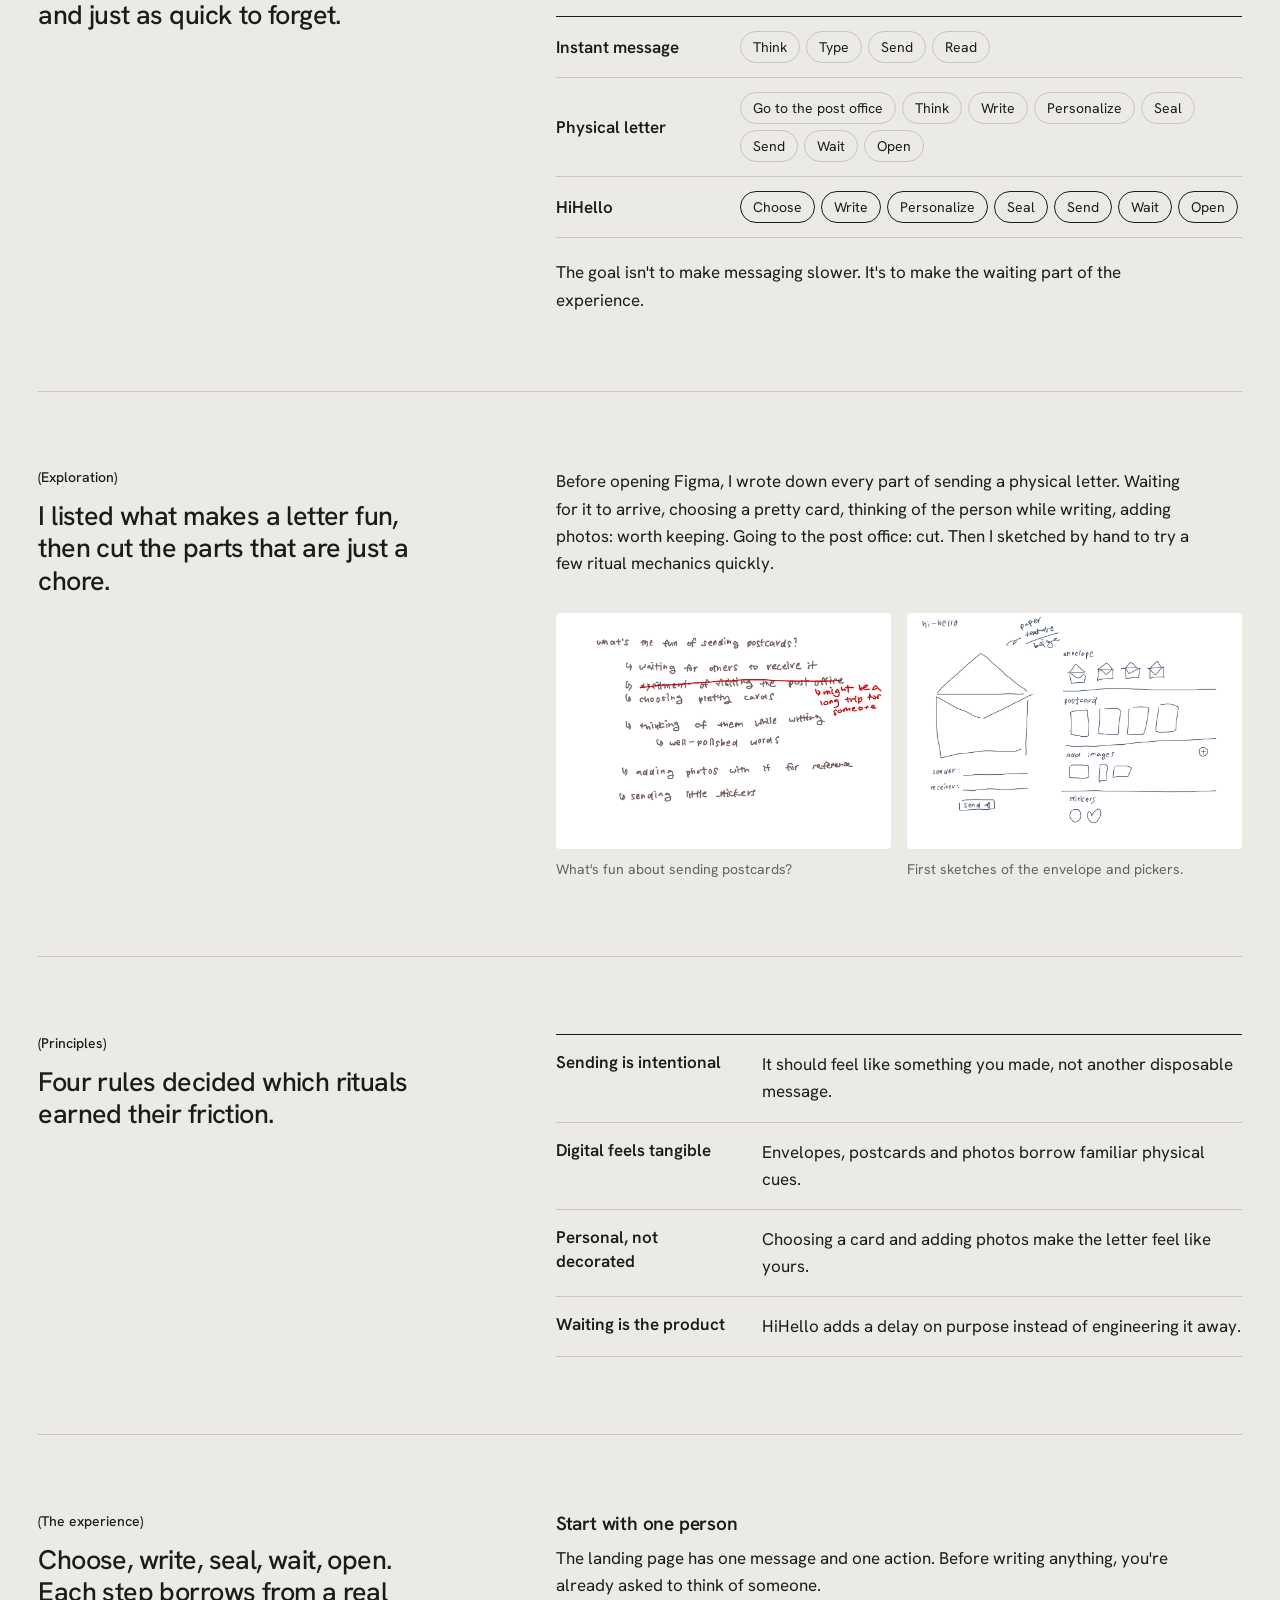
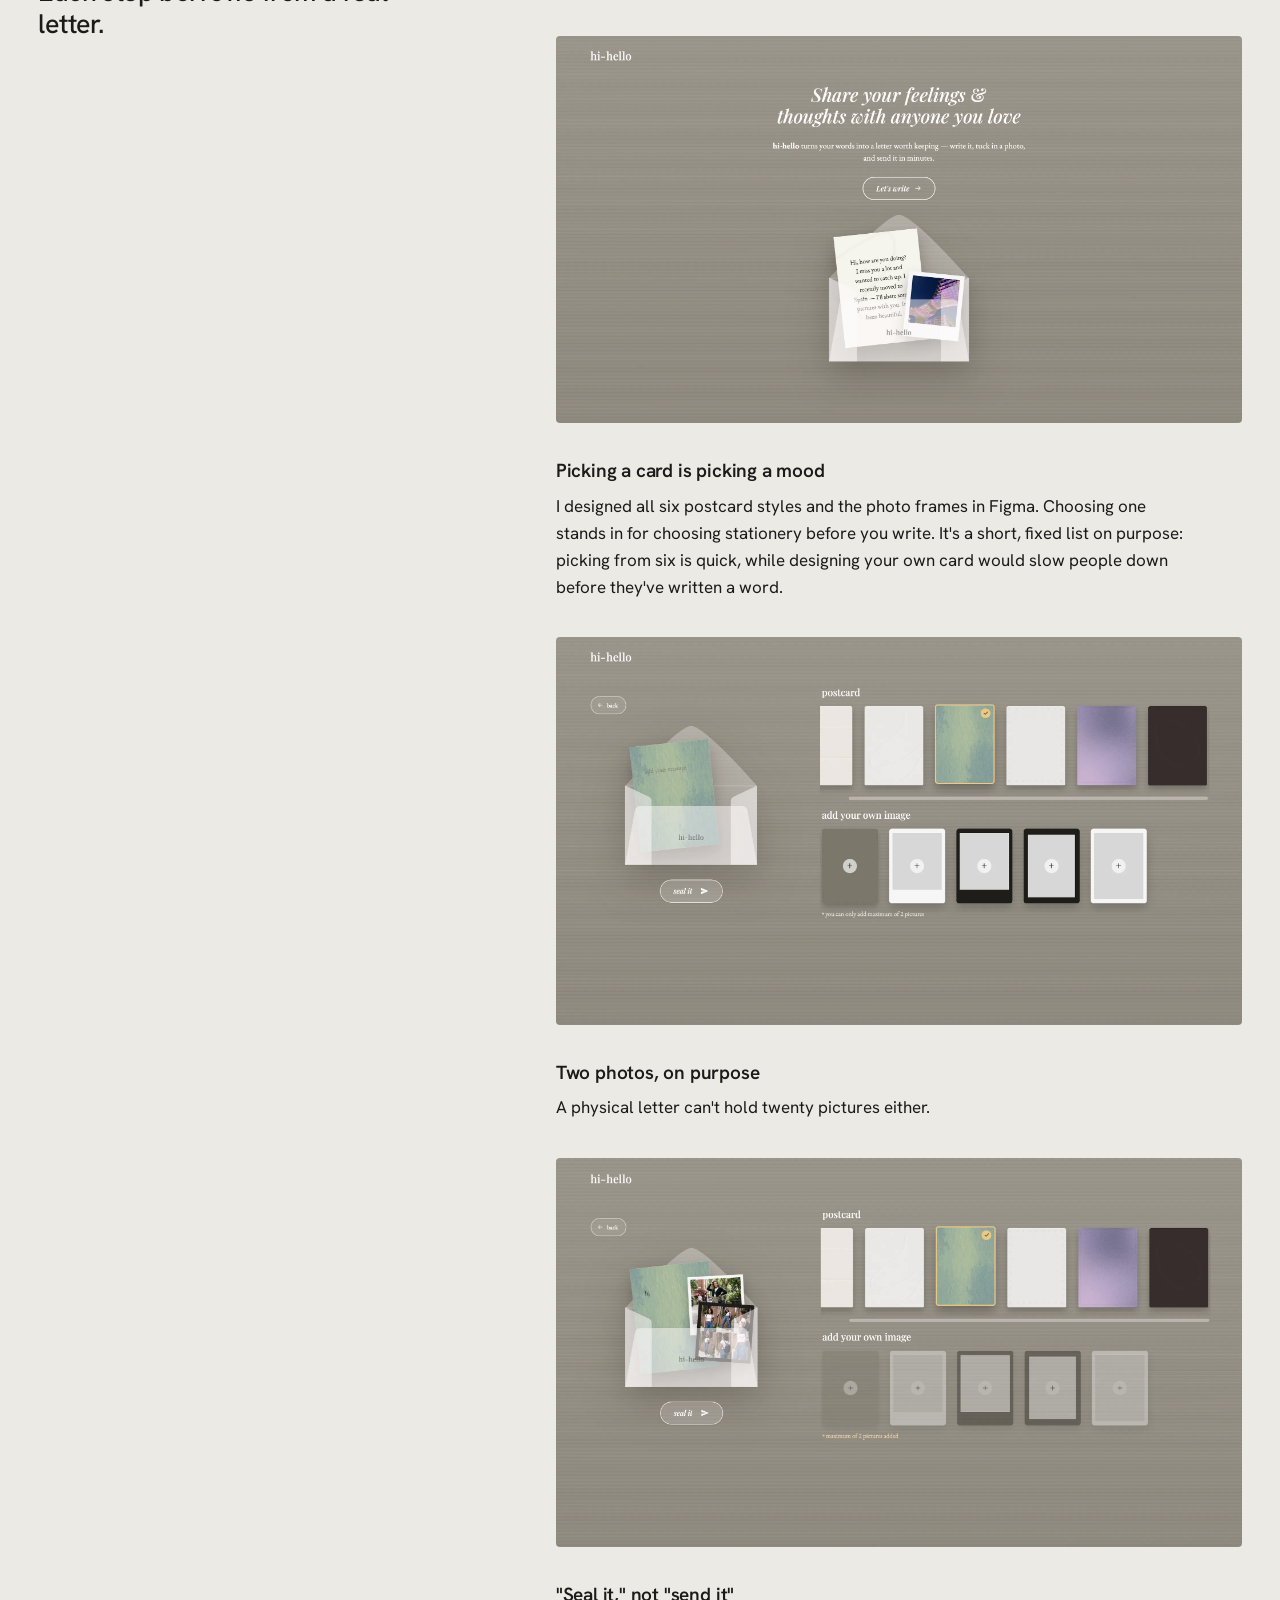
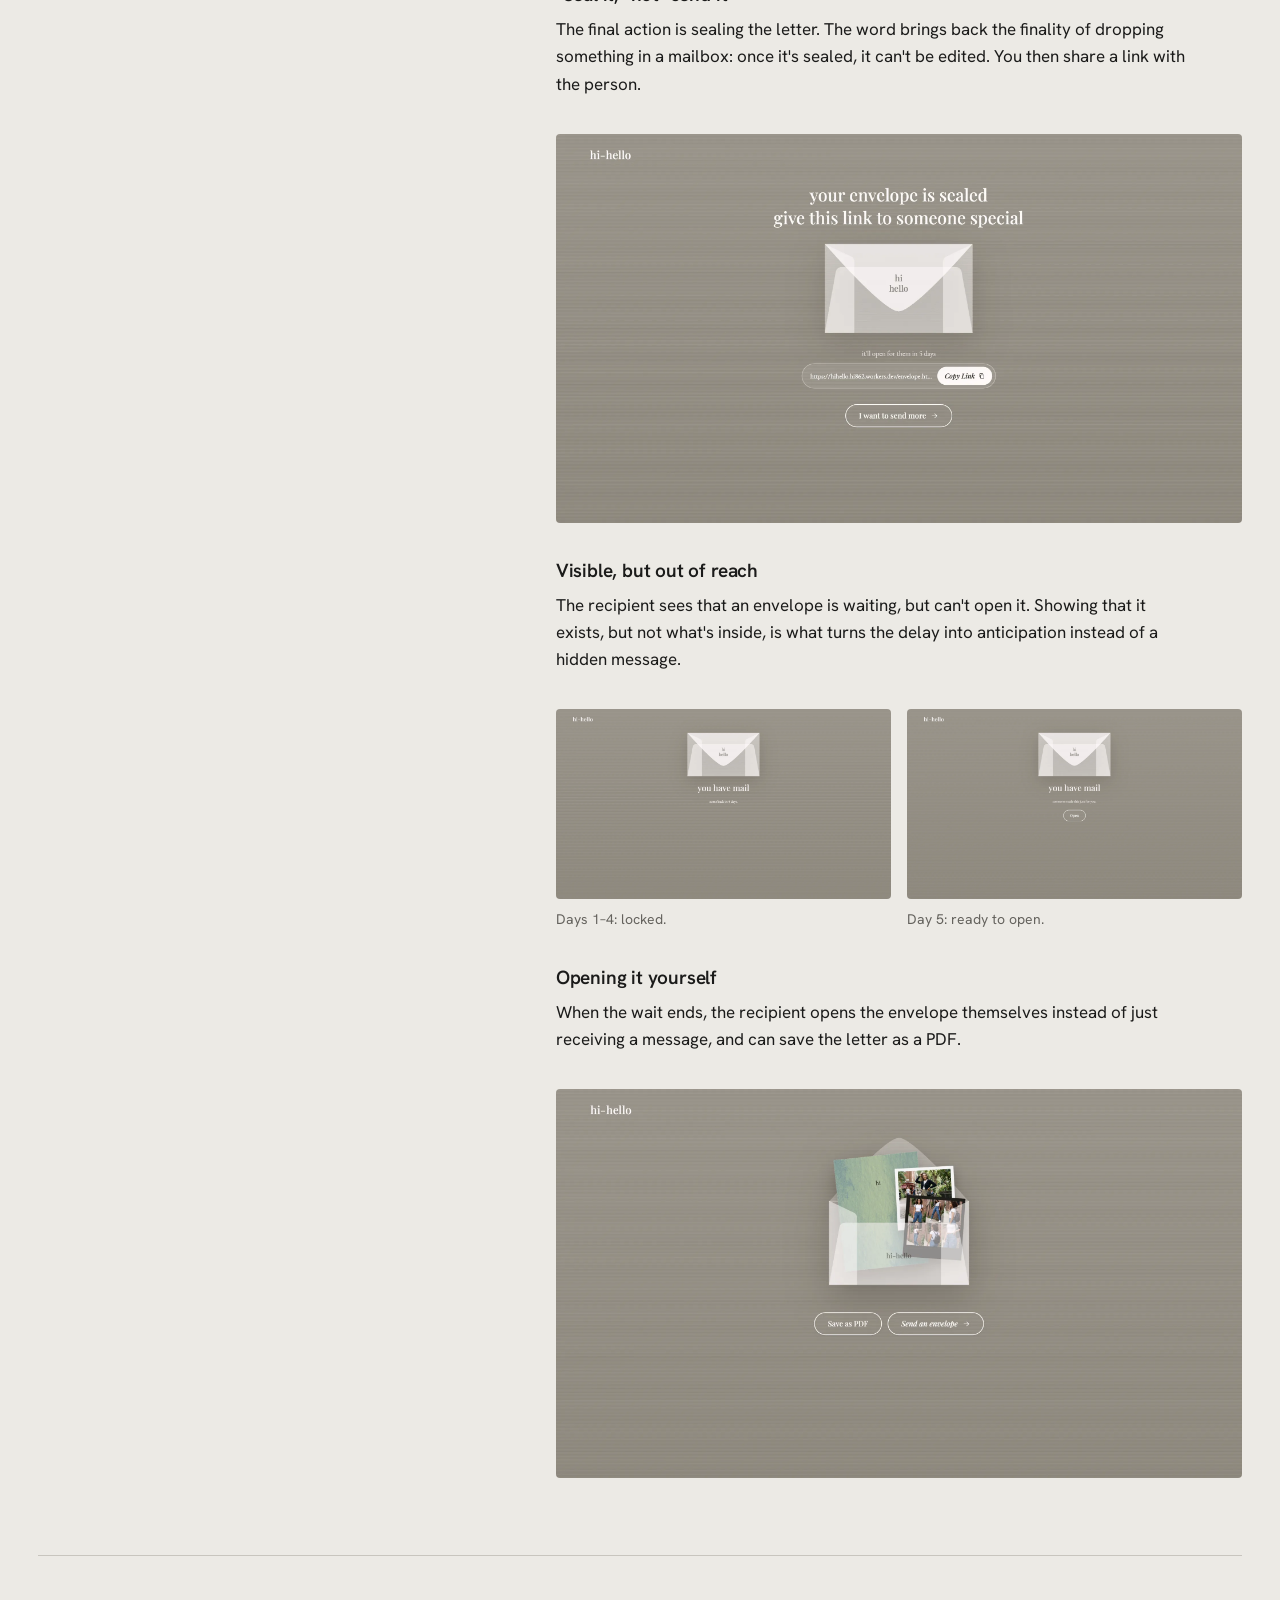
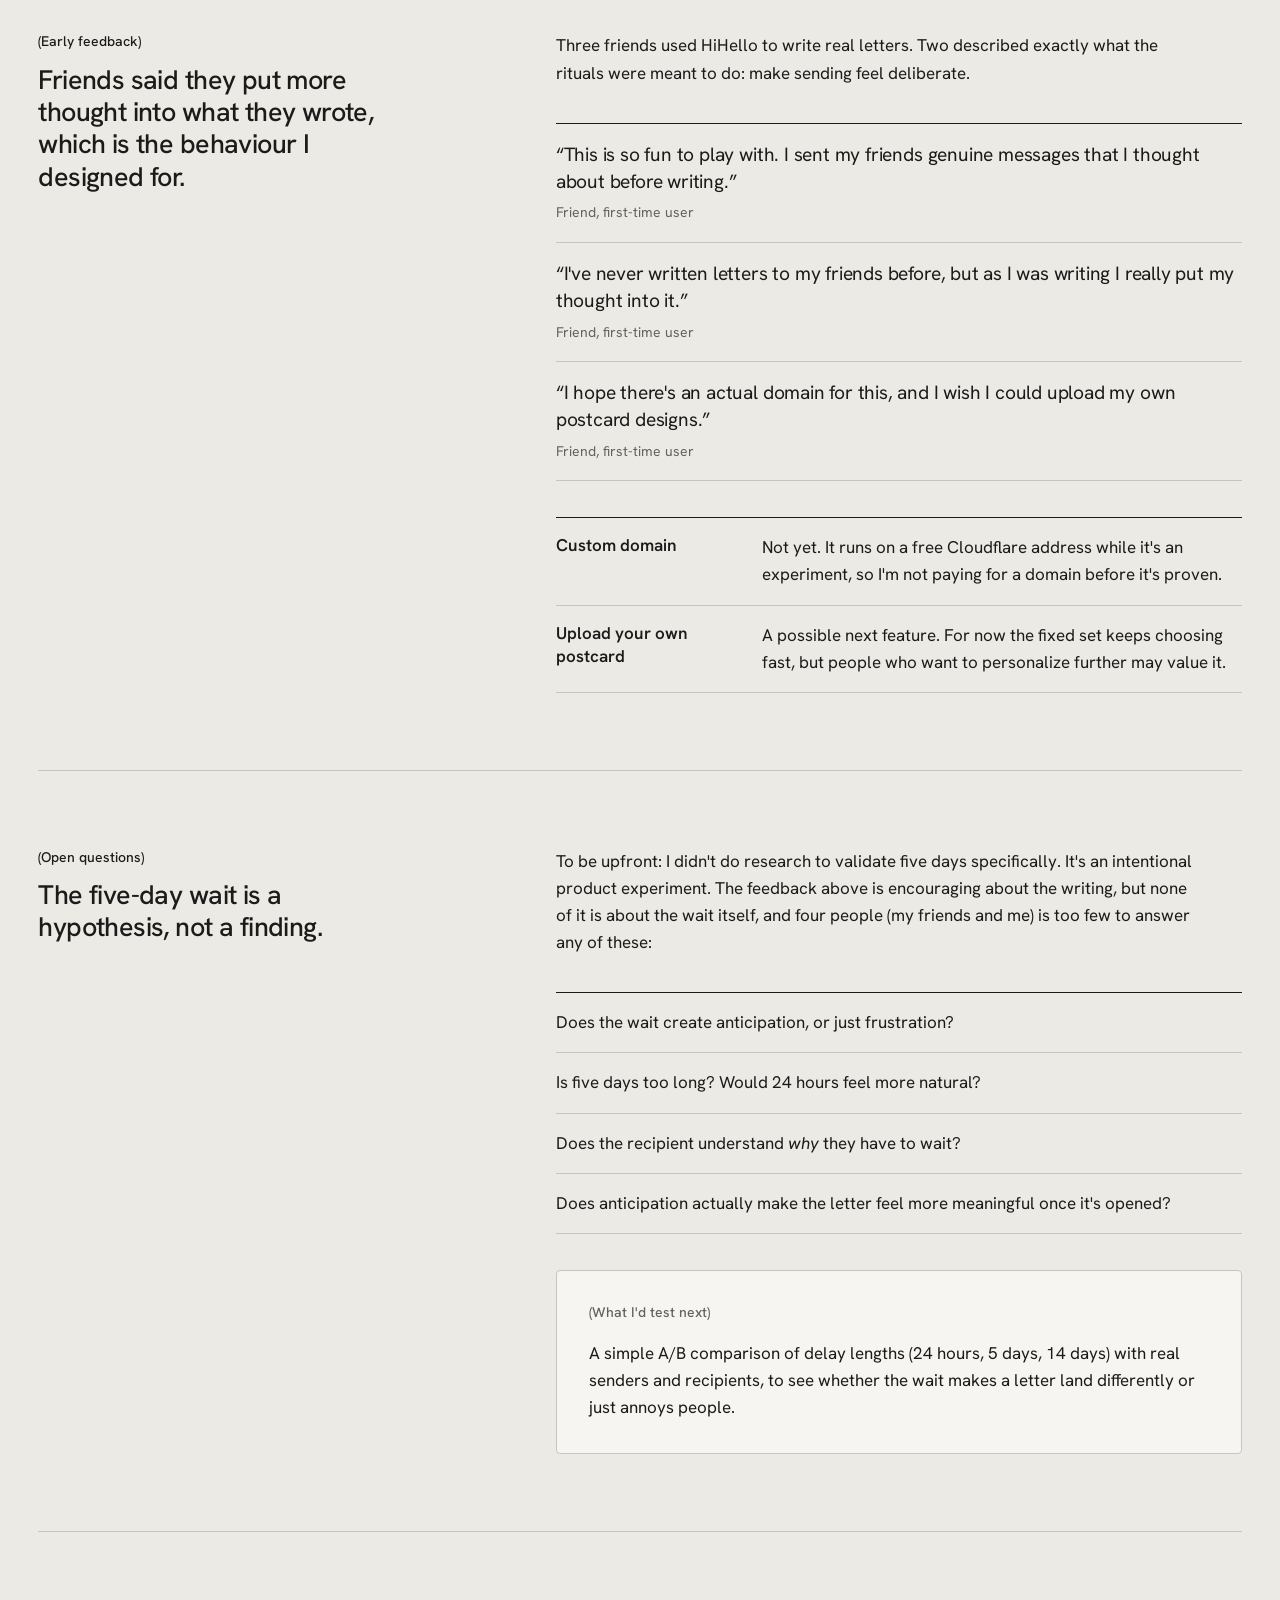
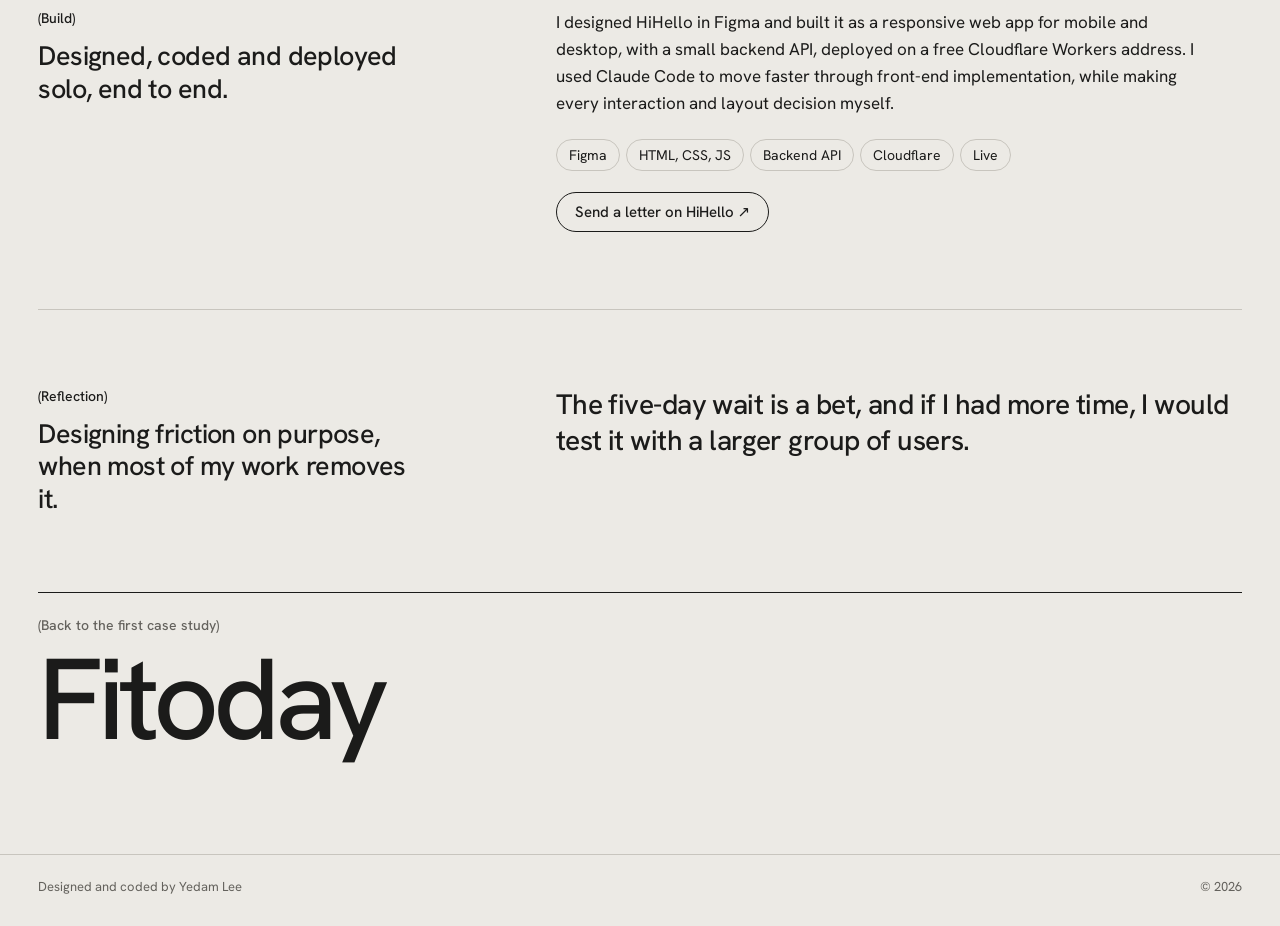
<file: hihello.html>
<!DOCTYPE html>
<html lang="en">
<head>
<meta charset="UTF-8" />
<meta name="viewport" content="width=device-width, initial-scale=1.0" />
<title>HiHello | Yedam Lee</title>
<meta name="description" content="HiHello case study: a digital letter-writing web app with a sealed envelope and a five-day wait, designed, coded, and deployed solo by Yedam Lee." />
<meta property="og:title" content="HiHello | Yedam Lee" />
<meta property="og:description" content="A digital letter-writing app, designed, coded, and deployed solo." />
<meta property="og:image" content="https://ylee862.github.io/portfolio/images/hihello/hihello_mockup.webp" />
<script>try{if(localStorage.getItem('theme')==='dark')document.documentElement.setAttribute('data-theme','dark')}catch(e){}</script>
<link rel="preconnect" href="https://fonts.googleapis.com" />
<link rel="preconnect" href="https://fonts.gstatic.com" crossorigin />
<link href="https://fonts.googleapis.com/css2?family=Hanken+Grotesk:wght@400;500;600&display=swap" rel="stylesheet" />
<link rel="stylesheet" href="css/style.css" />
</head>
<body>
<a class="skip-link" href="#content">Skip to case study</a>

<header class="nav">
  <div class="wrap nav-inner">
    <a href="index.html" class="nav-logo">Yedam Lee <span>· Product &amp; UX Designer</span></a>
    <nav class="nav-links" aria-label="Main">
      <a href="index.html#work" aria-current="page">Work</a>
      <a href="index.html#about">About</a>
      <a href="index.html#contact">Contact</a>
      <a class="nav-resume" href="resume/Yedam_Lee_Resume_F.pdf" target="_blank" rel="noopener">Resume</a>
      <button class="theme-toggle" id="themeToggle" type="button">Dark</button>
    </nav>
  </div>
</header>

<main id="content">
  <div class="wrap case-top">
    <div class="case-crumbs"><a href="index.html#work">← All work</a><span>Case study 04 / 04</span></div>
    <h1 class="case-title">HiHello</h1>

    <div class="case-intro">
      <div class="hero-copy">
        <p class="case-statement">A digital letter-writing app. You pick a postcard, write a note, add up to two photos, then seal it. Your friend can't open it for five days. I designed, coded and deployed it solo to explore how small rituals, not more features, can make a digital moment feel intentional.</p>
        <div class="hero-actions">
          <a href="https://hihello.hi862.workers.dev" class="btn btn-solid" target="_blank" rel="noopener">Try the live app ↗</a>
        </div>
      </div>
      <dl class="details">
        <div class="details-row"><dt>Role</dt><dd>Solo: product design and development</dd></div>
        <div class="details-row"><dt>Timeline</dt><dd>5 weeks</dd></div>
        <div class="details-row"><dt>Tools</dt><dd>Figma, Claude Code, Cloudflare</dd></div>
        <div class="details-row"><dt>Status</dt><dd>Live, used by 4 people so far</dd></div>
      </dl>
    </div>

    <section class="brief" aria-label="Project at a glance">
      <div class="brief-item">
        <p class="label">Problem</p>
        <p class="brief-text">Messages are instant to send, and just as quick to forget. The anticipation of a letter is gone.</p>
      </div>
      <div class="brief-item">
        <p class="label">Solution</p>
        <p class="brief-text"><strong>Pick a postcard, write, add two photos, seal it.</strong> The recipient sees it waiting, but can open it only after five days.</p>
      </div>
      <div class="brief-item">
        <p class="label">Outcome</p>
        <p class="brief-text">Live in 5 weeks. Early users said they put more thought into what they wrote. The wait itself is still untested.</p>
      </div>
    </section>

    <figure class="case-cover">
      <img src="images/hihello/hihello_mockup.webp" alt="HiHello mobile screens: landing, choosing a postcard, writing, adding photos, and the sealed envelope" width="3200" height="1520">
    </figure>

    <!-- 1. PROBLEM -->
    <section class="cs" aria-labelledby="s-problem">
      <header class="cs-head">
        <p class="label" id="s-problem">Problem</p>
        <p class="cs-summary">Messages are instant to send, and just as quick to forget.</p>
      </header>
      <div class="cs-body">
        <p class="lede">How might we bring the intention and anticipation of physical letters into digital messaging, without bringing back the hassle of physical mail?</p>
        <div class="compare">
          <div class="compare-row"><span class="k">Instant message</span><ul class="steps"><li>Think</li><li>Type</li><li>Send</li><li>Read</li></ul></div>
          <div class="compare-row"><span class="k">Physical letter</span><ul class="steps"><li>Go to the post office</li><li>Think</li><li>Write</li><li>Personalize</li><li>Seal</li><li>Send</li><li>Wait</li><li>Open</li></ul></div>
          <div class="compare-row"><span class="k">HiHello</span><ul class="steps on"><li>Choose</li><li>Write</li><li>Personalize</li><li>Seal</li><li>Send</li><li>Wait</li><li>Open</li></ul></div>
        </div>
        <p>The goal isn't to make messaging slower. It's to make the waiting part of the experience.</p>
      </div>
    </section>

    <!-- 2. EXPLORATION -->
    <section class="cs" aria-labelledby="s-explore">
      <header class="cs-head">
        <p class="label" id="s-explore">Exploration</p>
        <p class="cs-summary">I listed what makes a letter fun, then cut the parts that are just a chore.</p>
      </header>
      <div class="cs-body">
        <p>Before opening Figma, I wrote down every part of sending a physical letter. Waiting for it to arrive, choosing a pretty card, thinking of the person while writing, adding photos: worth keeping. Going to the post office: cut. Then I sketched by hand to try a few ritual mechanics quickly.</p>
        <div class="grid-2">
          <figure class="figure on-white"><img loading="lazy" decoding="async" src="images/hihello/hihello_early_idea_gathering.webp" alt="Handwritten list: what's the fun of sending postcards" width="2182" height="1538"><figcaption>What's fun about sending postcards?</figcaption></figure>
          <figure class="figure on-white"><img loading="lazy" decoding="async" src="images/hihello/hihello_early_sketches.webp" alt="Hand-drawn sketches of the envelope, postcard and photo pickers" width="2182" height="1538"><figcaption>First sketches of the envelope and pickers.</figcaption></figure>
        </div>
      </div>
    </section>

    <!-- 3. PRINCIPLES -->
    <section class="cs" aria-labelledby="s-principles">
      <header class="cs-head">
        <p class="label" id="s-principles">Principles</p>
        <p class="cs-summary">Four rules decided which rituals earned their friction.</p>
      </header>
      <div class="cs-body">
        <ul class="rows">
          <li><span class="k">Sending is intentional</span><span class="v">It should feel like something you made, not another disposable message.</span></li>
          <li><span class="k">Digital feels tangible</span><span class="v">Envelopes, postcards and photos borrow familiar physical cues.</span></li>
          <li><span class="k">Personal, not decorated</span><span class="v">Choosing a card and adding photos make the letter feel like yours.</span></li>
          <li><span class="k">Waiting is the product</span><span class="v">HiHello adds a delay on purpose instead of engineering it away.</span></li>
        </ul>
      </div>
    </section>

    <!-- 4. THE RITUAL -->
    <section class="cs" aria-labelledby="s-ritual">
      <header class="cs-head">
        <p class="label" id="s-ritual">The experience</p>
        <p class="cs-summary">Choose, write, seal, wait, open. Each step borrows from a real letter.</p>
      </header>
      <div class="cs-body">
        <p class="h3">Start with one person</p>
        <p>The landing page has one message and one action. Before writing anything, you're already asked to think of someone.</p>
        <figure class="figure"><img loading="lazy" decoding="async" src="images/hihello/hihello_landing_page.webp" alt="HiHello landing page: share your feelings and thoughts with anyone you love, with a Let's write button" width="2400" height="1357"></figure>

        <p class="h3">Picking a card is picking a mood</p>
        <p>I designed all six postcard styles and the photo frames in Figma. Choosing one stands in for choosing stationery before you write. It's a short, fixed list on purpose: picking from six is quick, while designing your own card would slow people down before they've written a word.</p>
        <figure class="figure"><img loading="lazy" decoding="async" src="images/hihello/hihello_postcard_picker.webp" alt="Postcard picker with six styles next to the envelope preview" width="2400" height="1357"></figure>

        <p class="h3">Two photos, on purpose</p>
        <p>A physical letter can't hold twenty pictures either.</p>
        <figure class="figure"><img loading="lazy" decoding="async" src="images/hihello/hihello_writing_view.webp" alt="Writing view with two photos added to the envelope" width="2400" height="1363"></figure>

        <p class="h3">"Seal it," not "send it"</p>
        <p>The final action is sealing the letter. The word brings back the finality of dropping something in a mailbox: once it's sealed, it can't be edited. You then share a link with the person.</p>
        <figure class="figure"><img loading="lazy" decoding="async" src="images/hihello/hihello_to_be_shared.webp" alt="Sealed envelope with a link to share" width="2400" height="1361"></figure>

        <p class="h3">Visible, but out of reach</p>
        <p>The recipient sees that an envelope is waiting, but can't open it. Showing that it exists, but not what's inside, is what turns the delay into anticipation instead of a hidden message.</p>
        <div class="grid-2">
          <figure class="figure"><img loading="lazy" decoding="async" src="images/hihello/hihello_waiting.webp" alt="Locked envelope: you have mail, come back in 5 days" width="2400" height="1359"><figcaption>Days 1–4: locked.</figcaption></figure>
          <figure class="figure"><img loading="lazy" decoding="async" src="images/hihello/hihello_ready_to_open.webp" alt="Envelope ready to open" width="2400" height="1361"><figcaption>Day 5: ready to open.</figcaption></figure>
        </div>

        <p class="h3">Opening it yourself</p>
        <p>When the wait ends, the recipient opens the envelope themselves instead of just receiving a message, and can save the letter as a PDF.</p>
        <figure class="figure"><img loading="lazy" decoding="async" src="images/hihello/hihello_opened.webp" alt="Opened letter with photos and a Save as PDF button" width="2400" height="1361"></figure>
      </div>
    </section>

    <!-- EARLY FEEDBACK -->
    <section class="cs" aria-labelledby="s-feedback">
      <header class="cs-head">
        <p class="label" id="s-feedback">Early feedback</p>
        <p class="cs-summary">Friends said they put more thought into what they wrote, which is the behaviour I designed for.</p>
      </header>
      <div class="cs-body">
        <p>Three friends used HiHello to write real letters. Two described exactly what the rituals were meant to do: make sending feel deliberate.</p>
        <ul class="quotes">
          <li><q>This is so fun to play with. I sent my friends genuine messages that I thought about before writing.</q><span class="src">Friend, first-time user</span></li>
          <li><q>I've never written letters to my friends before, but as I was writing I really put my thought into it.</q><span class="src">Friend, first-time user</span></li>
          <li><q>I hope there's an actual domain for this, and I wish I could upload my own postcard designs.</q><span class="src">Friend, first-time user</span></li>
        </ul>
        <ul class="rows">
          <li><span class="k">Custom domain</span><span class="v">Not yet. It runs on a free Cloudflare address while it's an experiment, so I'm not paying for a domain before it's proven.</span></li>
          <li><span class="k">Upload your own postcard</span><span class="v">A possible next feature. For now the fixed set keeps choosing fast, but people who want to personalize further may value it.</span></li>
        </ul>
      </div>
    </section>

    <!-- 5. THE BET -->
    <section class="cs" aria-labelledby="s-bet">
      <header class="cs-head">
        <p class="label" id="s-bet">Open questions</p>
        <p class="cs-summary">The five-day wait is a hypothesis, not a finding.</p>
      </header>
      <div class="cs-body">
        <p>To be upfront: I didn't do research to validate five days specifically. It's an intentional product experiment. The feedback above is encouraging about the writing, but none of it is about the wait itself, and four people (my friends and me) is too few to answer any of these:</p>
        <ul class="rows plain">
          <li><span class="v">Does the wait create anticipation, or just frustration?</span></li>
          <li><span class="v">Is five days too long? Would 24 hours feel more natural?</span></li>
          <li><span class="v">Does the recipient understand <em>why</em> they have to wait?</span></li>
          <li><span class="v">Does anticipation actually make the letter feel more meaningful once it's opened?</span></li>
        </ul>
        <div class="callout">
          <p class="label">What I'd test next</p>
          <p>A simple A/B comparison of delay lengths (24 hours, 5 days, 14 days) with real senders and recipients, to see whether the wait makes a letter land differently or just annoys people.</p>
        </div>
      </div>
    </section>

    <!-- 6. BUILD -->
    <section class="cs" aria-labelledby="s-build">
      <header class="cs-head">
        <p class="label" id="s-build">Build</p>
        <p class="cs-summary">Designed, coded and deployed solo, end to end.</p>
      </header>
      <div class="cs-body">
        <p>I designed HiHello in Figma and built it as a responsive web app for mobile and desktop, with a small backend API, deployed on a free Cloudflare Workers address. I used Claude Code to move faster through front-end implementation, while making every interaction and layout decision myself.</p>
        <ul class="steps"><li>Figma</li><li>HTML, CSS, JS</li><li>Backend API</li><li>Cloudflare</li><li>Live</li></ul>
        <p><a href="https://hihello.hi862.workers.dev" class="btn btn-line" target="_blank" rel="noopener">Send a letter on HiHello ↗</a></p>
      </div>
    </section>

    <!-- 7. REFLECTION -->
    <section class="cs" aria-labelledby="s-reflect">
      <header class="cs-head">
        <p class="label" id="s-reflect">Reflection</p>
        <p class="cs-summary">Designing friction on purpose, when most of my work removes it.</p>
      </header>
      <div class="cs-body">
        <p class="reflection-text">The five-day wait is a bet, and if I had more time, I would test it with a larger group of users.</p>
      </div>
    </section>
  </div>

  <div class="wrap">
    <a class="case-next" href="fitoday.html">
      <span class="label">Back to the first case study</span>
      <span class="case-next-title">Fitoday</span>
    </a>
  </div>
</main>

<footer class="footer">
  <div class="wrap footer-inner">
    <span>Designed and coded by Yedam Lee</span>
    <span>© <span id="year">2026</span></span>
  </div>
</footer>

<div class="lightbox" id="lightbox" role="dialog" aria-modal="true" aria-label="Enlarged image">
  <button class="lightbox-close" type="button">Close</button>
  <img alt="">
</div>

<script src="js/site.js"></script>
</body>
</html>
</file>
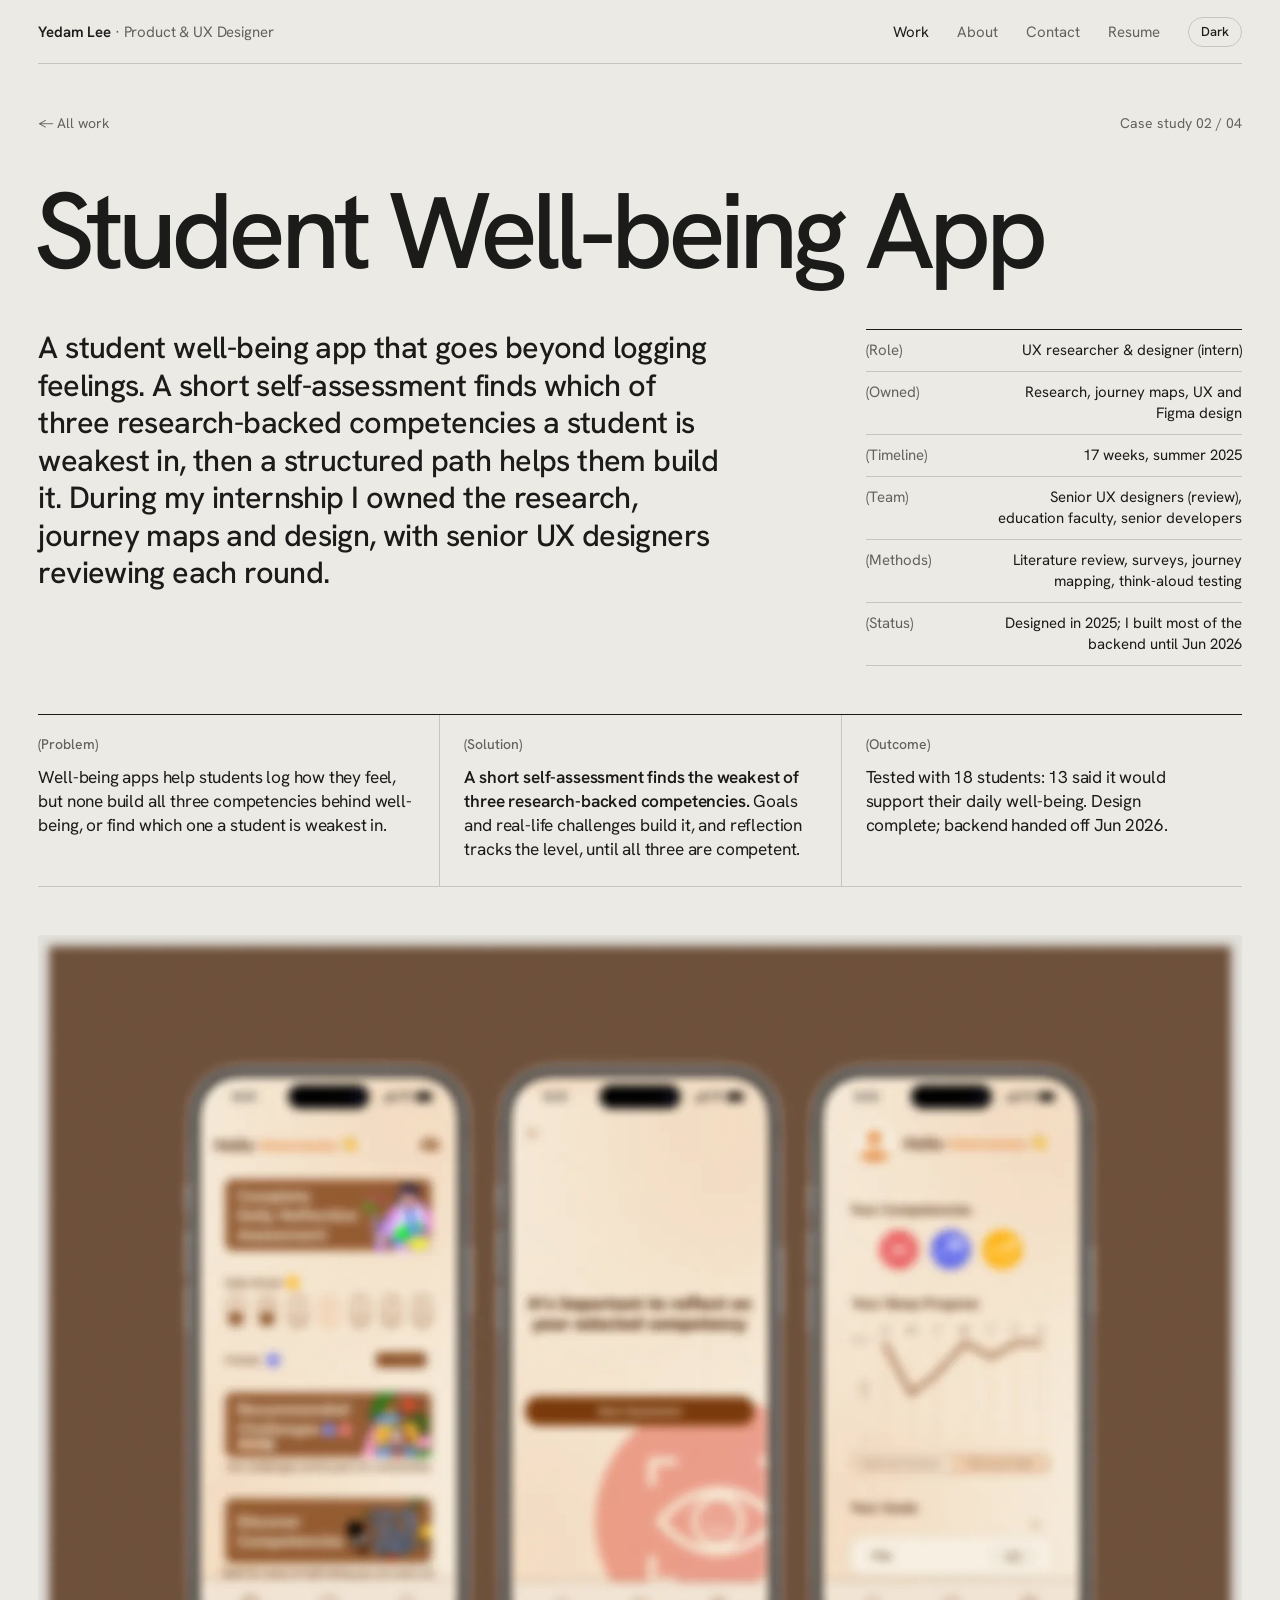
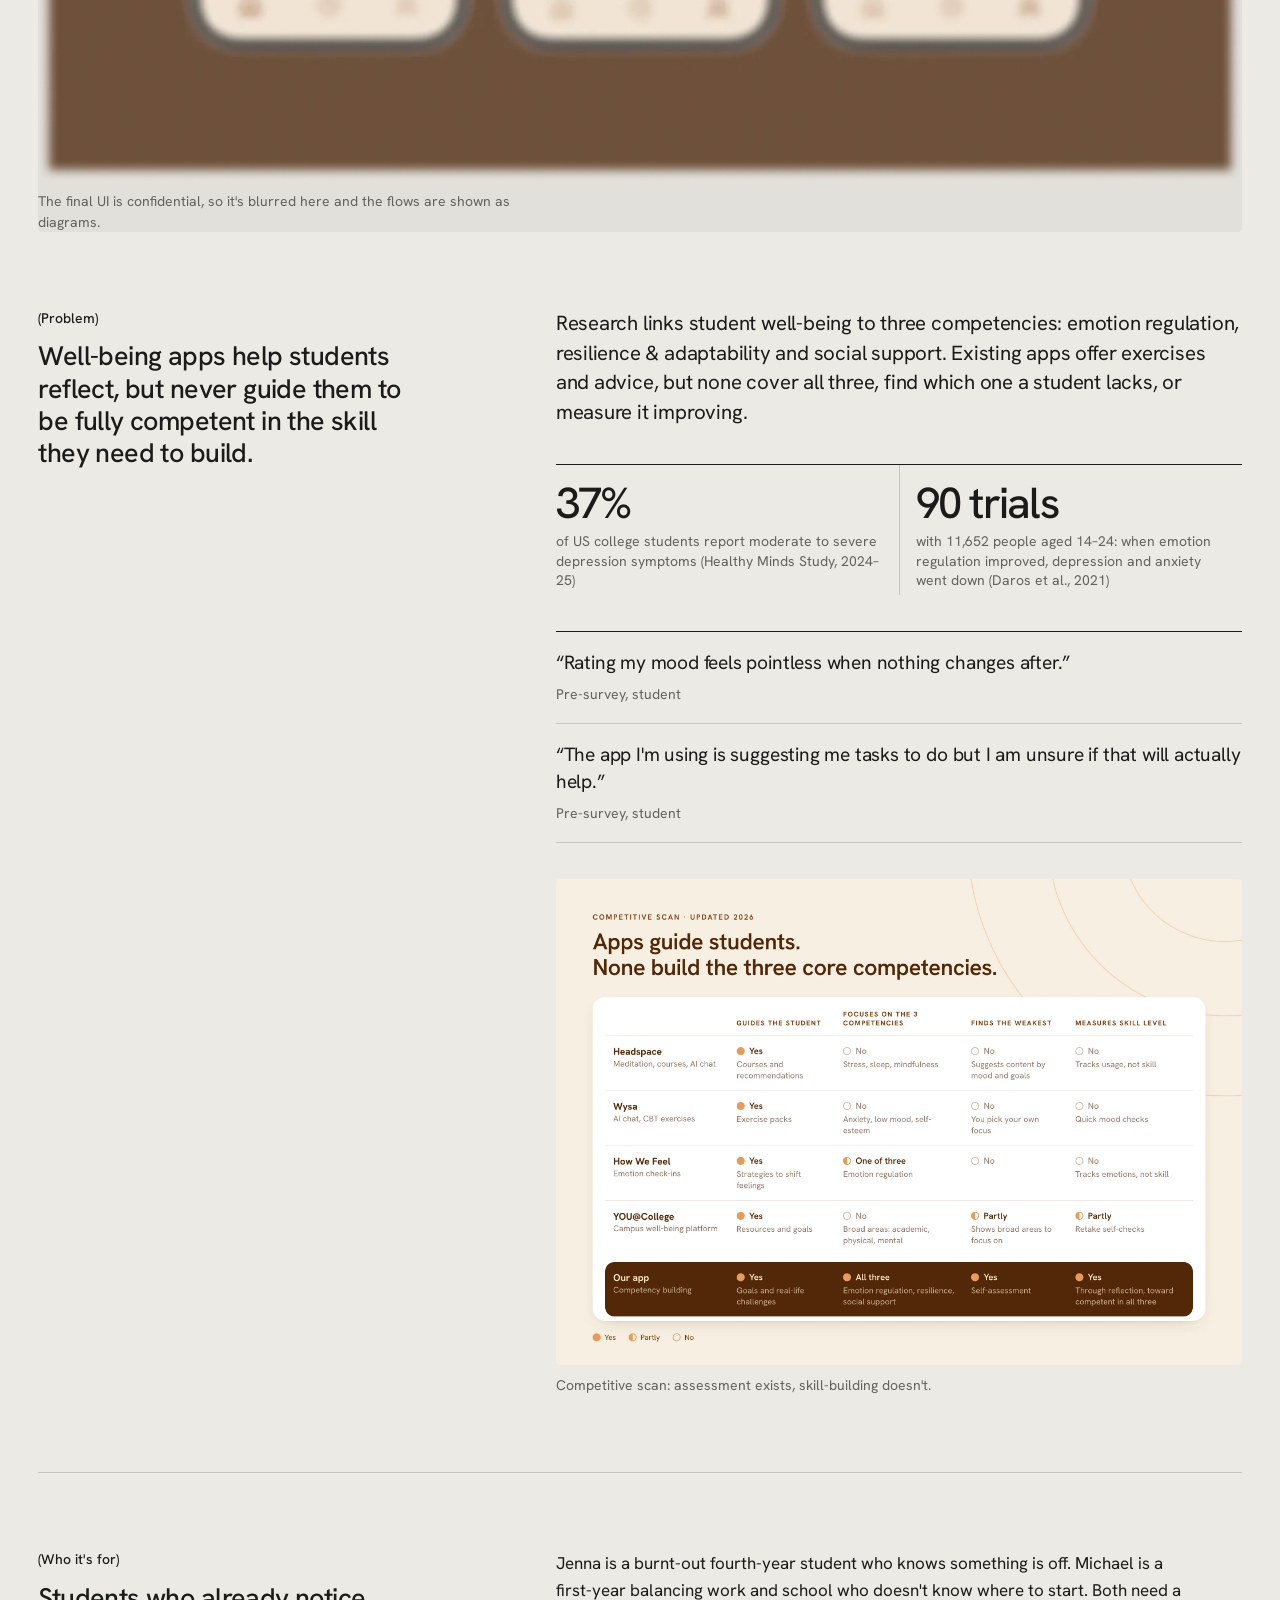
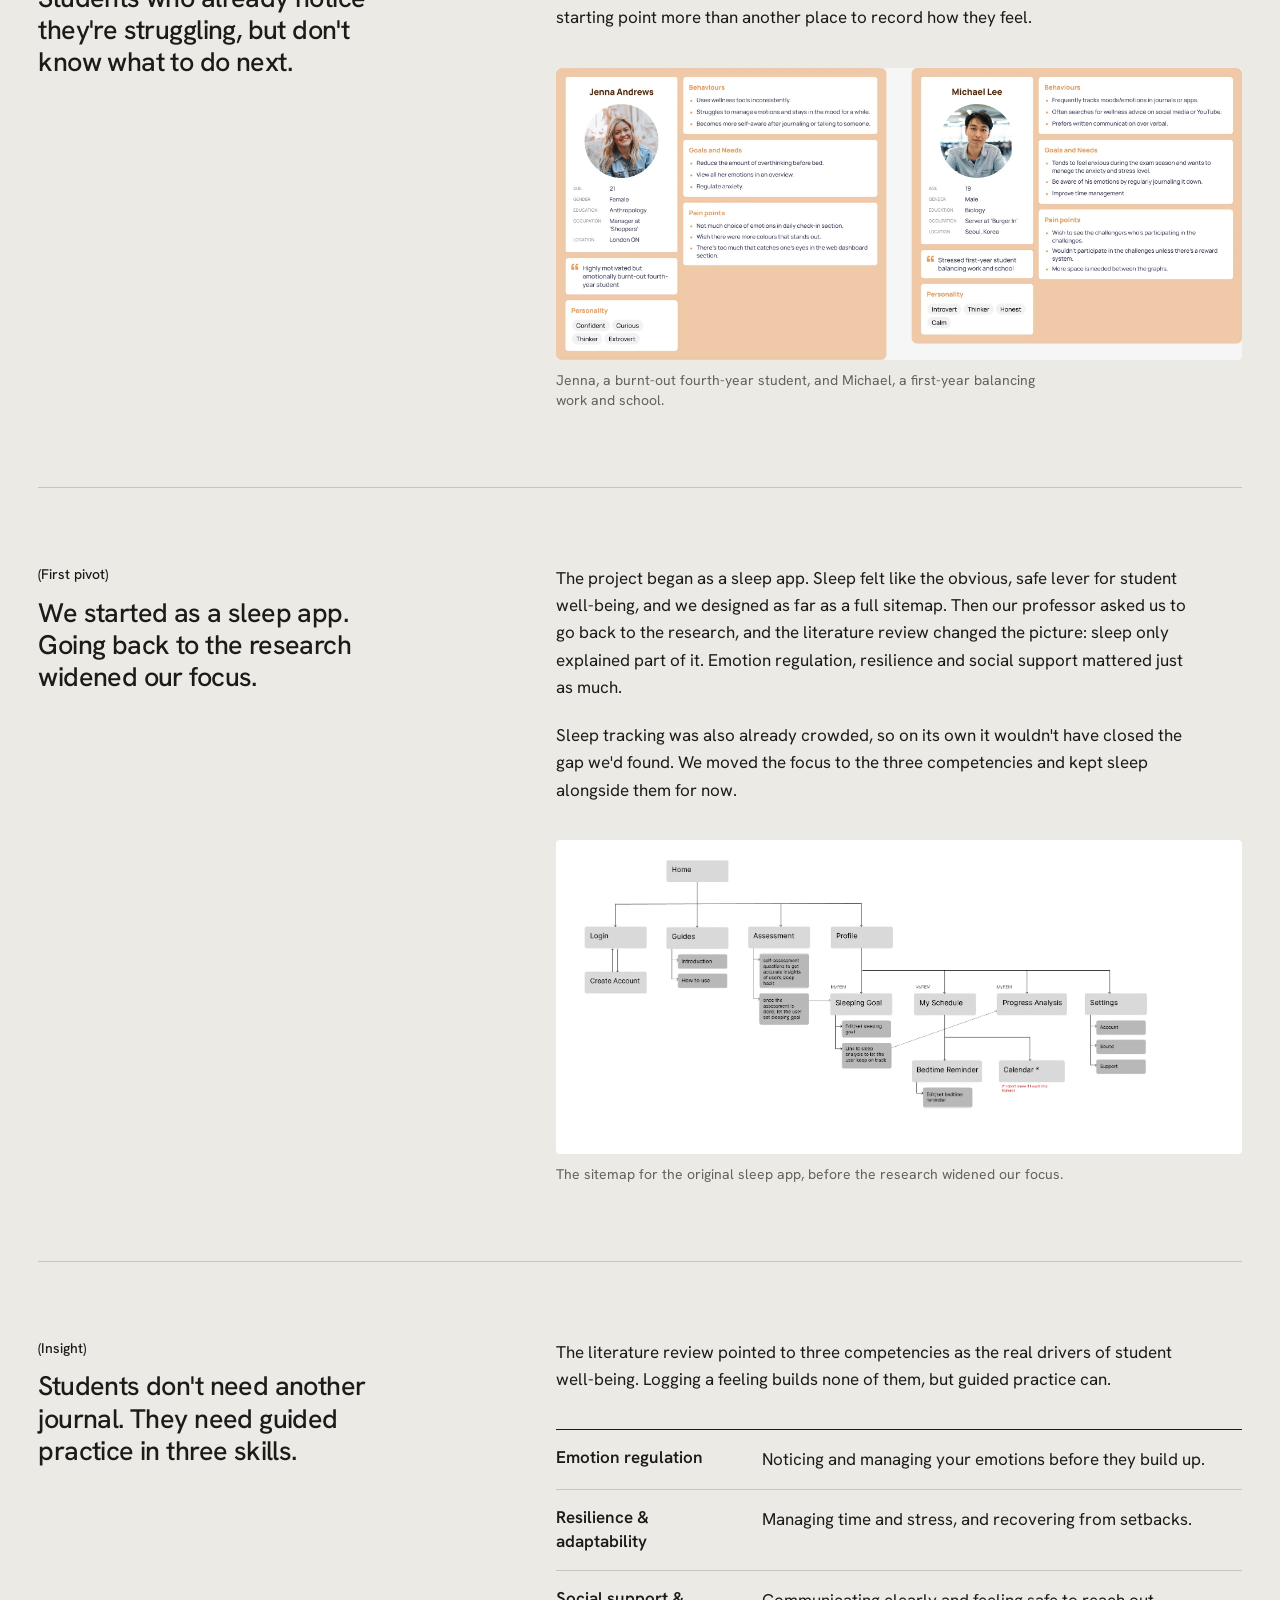
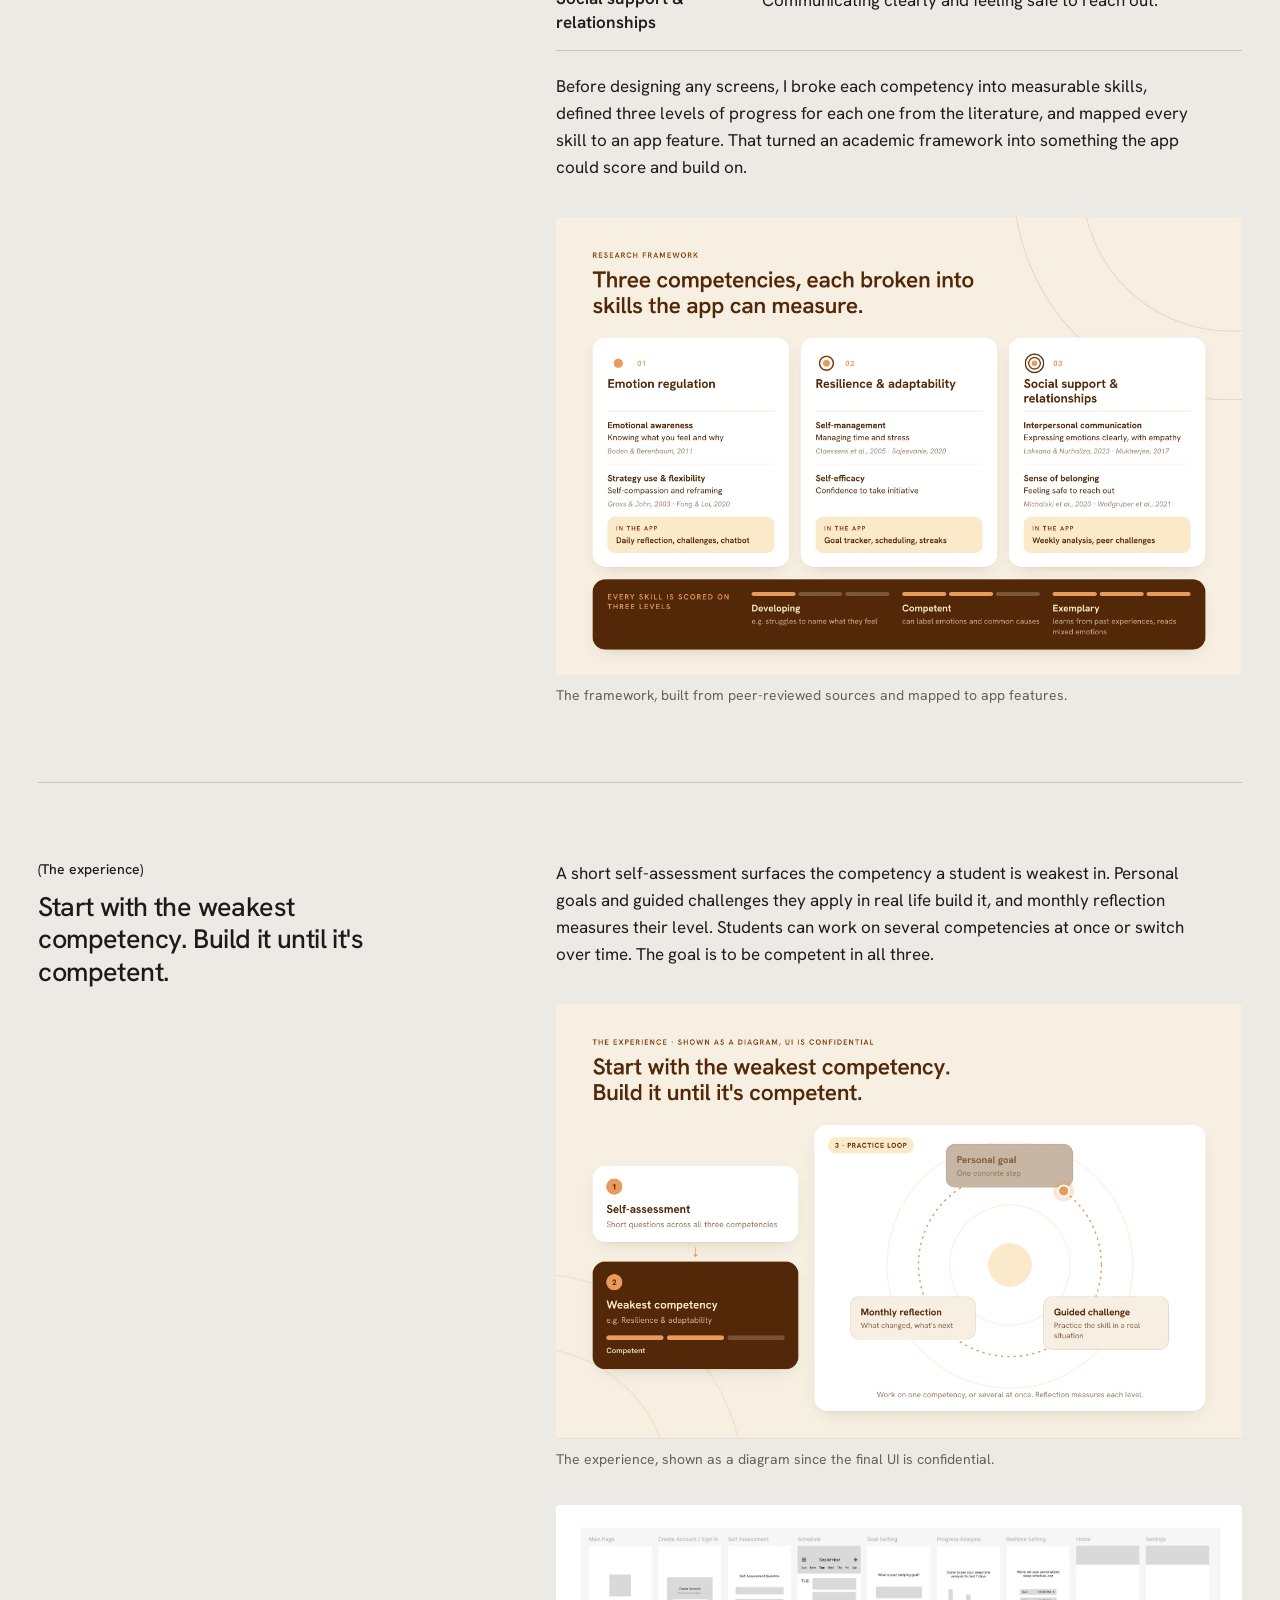
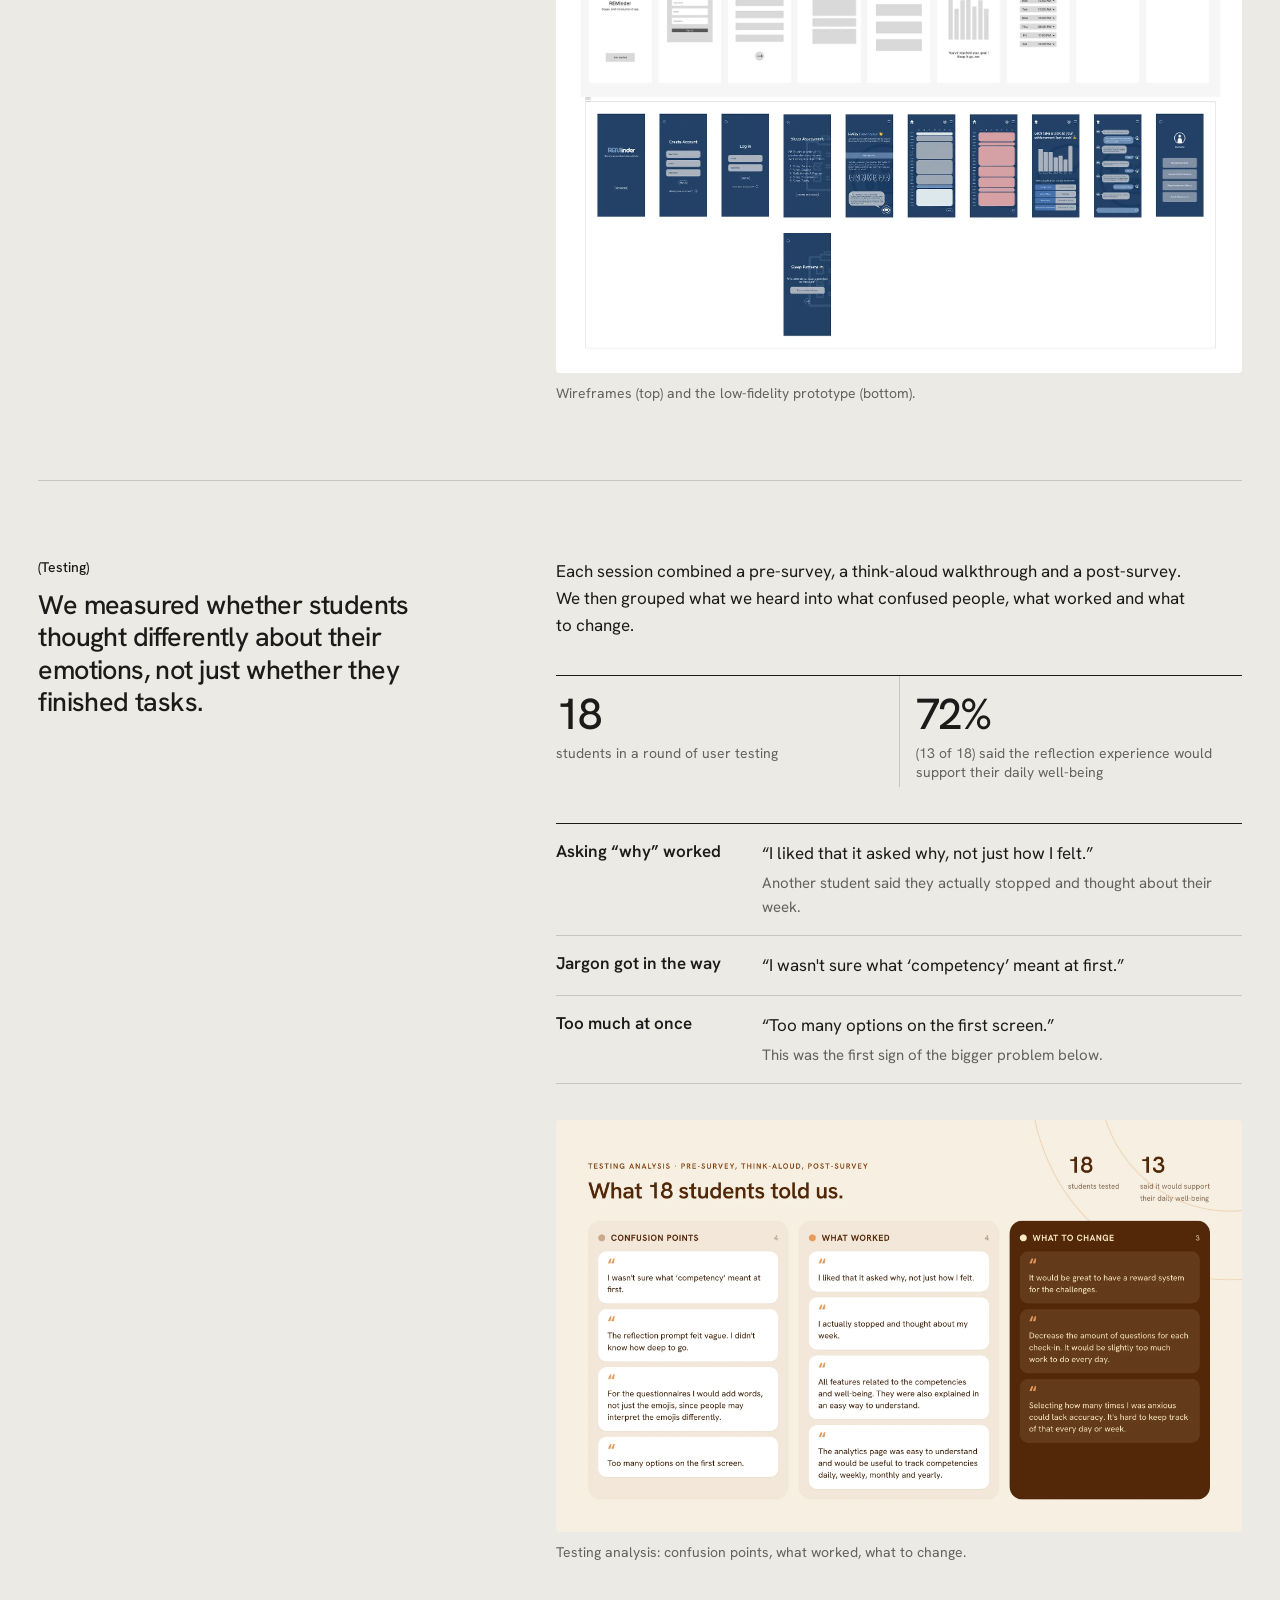
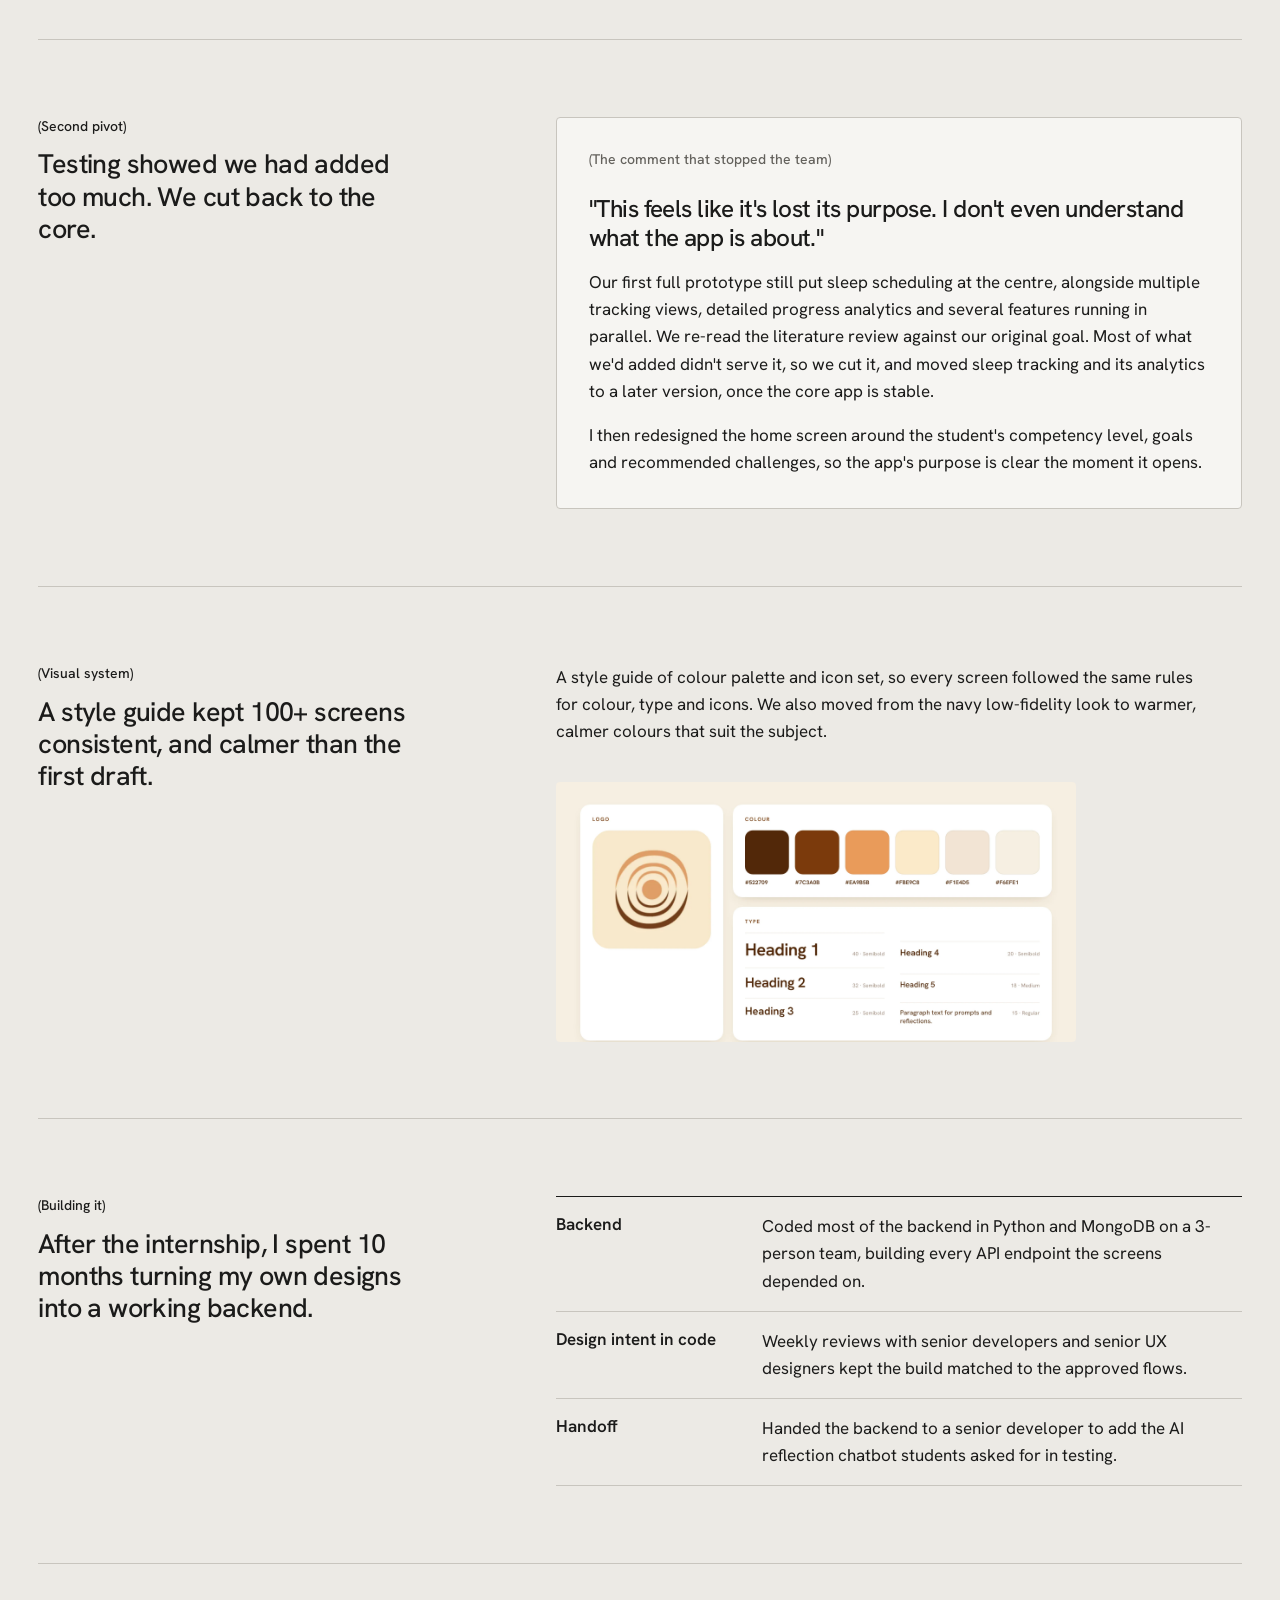
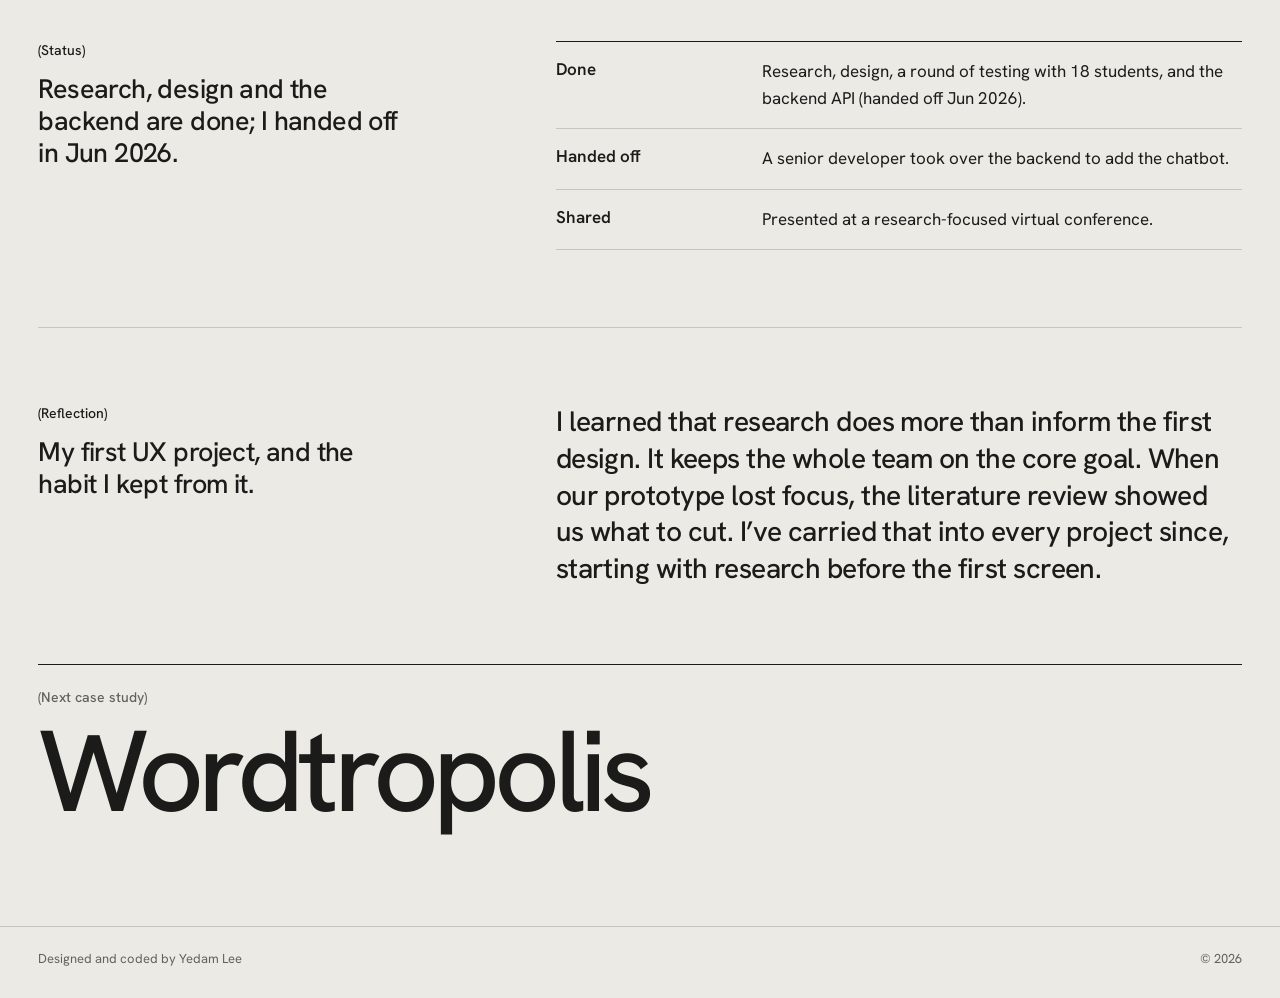
<file: usri.html>
<!DOCTYPE html>
<html lang="en">
<head>
<meta charset="UTF-8" />
<meta name="viewport" content="width=device-width, initial-scale=1.0" />
<title>Student Well-being App | Yedam Lee</title>
<meta name="description" content="Student well-being app case study: UX research and design for a self-assessment and skill-building app, from a UX research internship." />
<meta property="og:title" content="Student Well-being App | Yedam Lee" />
<meta property="og:description" content="UX research and design for a student well-being app that builds skills instead of just logging feelings." />
<meta property="og:image" content="https://ylee862.github.io/portfolio/images/usri/usri_hero_section.webp" />
<script>try{if(localStorage.getItem('theme')==='dark')document.documentElement.setAttribute('data-theme','dark')}catch(e){}</script>
<link rel="preconnect" href="https://fonts.googleapis.com" />
<link rel="preconnect" href="https://fonts.gstatic.com" crossorigin />
<link href="https://fonts.googleapis.com/css2?family=Hanken+Grotesk:wght@400;500;600&display=swap" rel="stylesheet" />
<link rel="stylesheet" href="css/style.css" />
</head>
<body>
<a class="skip-link" href="#content">Skip to case study</a>

<header class="nav">
  <div class="wrap nav-inner">
    <a href="index.html" class="nav-logo">Yedam Lee <span>· Product &amp; UX Designer</span></a>
    <nav class="nav-links" aria-label="Main">
      <a href="index.html#work" aria-current="page">Work</a>
      <a href="index.html#about">About</a>
      <a href="index.html#contact">Contact</a>
      <a class="nav-resume" href="resume/Yedam_Lee_Resume_F.pdf" target="_blank" rel="noopener">Resume</a>
      <button class="theme-toggle" id="themeToggle" type="button">Dark</button>
    </nav>
  </div>
</header>

<main id="content">
  <div class="wrap case-top">
    <div class="case-crumbs"><a href="index.html#work">← All work</a><span>Case study 02 / 04</span></div>
    <h1 class="case-title case-title--long">Student Well&#8209;being App</h1>

    <div class="case-intro">
      <p class="case-statement">A student well-being app that goes beyond logging feelings. A short self-assessment finds which of three research-backed competencies a student is weakest in, then a structured path helps them build it. During my internship I owned the research, journey maps and design, with senior UX designers reviewing each round.</p>
      <dl class="details">
        <div class="details-row"><dt>Role</dt><dd>UX researcher &amp; designer (intern)</dd></div>
        <div class="details-row"><dt>Owned</dt><dd>Research, journey maps, UX and Figma design</dd></div>
        <div class="details-row"><dt>Timeline</dt><dd>17 weeks, summer 2025</dd></div>
        <div class="details-row"><dt>Team</dt><dd>Senior UX designers (review), education faculty, senior developers</dd></div>
        <div class="details-row"><dt>Methods</dt><dd>Literature review, surveys, journey mapping, think-aloud testing</dd></div>
        <div class="details-row"><dt>Status</dt><dd>Designed in 2025; I built most of the backend until Jun 2026</dd></div>
      </dl>
    </div>

    <section class="brief" aria-label="Project at a glance">
      <div class="brief-item">
        <p class="label">Problem</p>
        <p class="brief-text">Well-being apps help students log how they feel, but none build all three competencies behind well-being, or find which one a student is weakest in.</p>
      </div>
      <div class="brief-item">
        <p class="label">Solution</p>
        <p class="brief-text"><strong>A short self-assessment finds the weakest of three research-backed competencies.</strong> Goals and real-life challenges build it, and reflection tracks the level, until all three are competent.</p>
      </div>
      <div class="brief-item">
        <p class="label">Outcome</p>
        <p class="brief-text">Tested with 18 students: 13 said it would support their daily well-being. Design complete; backend handed off Jun 2026.</p>
      </div>
    </section>

    <figure class="case-cover">
      <img src="images/usri/usri_hero_no_text.webp" alt="Blurred screens of the student well-being app; the final UI is confidential" width="1860" height="1309">
      <figcaption class="figcap">The final UI is confidential, so it's blurred here and the flows are shown as diagrams.</figcaption>
    </figure>

    <!-- 1. PROBLEM -->
    <section class="cs" aria-labelledby="s-problem">
      <header class="cs-head">
        <p class="label" id="s-problem">Problem</p>
        <p class="cs-summary">Well-being apps help students reflect, but never guide them to be fully competent in the skill they need to build.</p>
      </header>
      <div class="cs-body">
        <p class="lede">Research links student well-being to three competencies: emotion regulation, resilience & adaptability and social support. Existing apps offer exercises and advice, but none cover all three, find which one a student lacks, or measure it improving.</p>
        <div class="facts">
          <div><div class="n">37%</div><div class="t">of US college students report moderate to severe depression symptoms (Healthy Minds Study, 2024–25)</div></div>
          <div><div class="n">90 trials</div><div class="t">with 11,652 people aged 14–24: when emotion regulation improved, depression and anxiety went down (Daros et al., 2021)</div></div>        </div>
        <ul class="quotes">
          <li><q>Rating my mood feels pointless when nothing changes after.</q><span class="src">Pre-survey, student</span></li>
          <li><q>The app I'm using is suggesting me tasks to do but I am unsure if that will actually help.</q><span class="src">Pre-survey, student</span></li>
        </ul>
        <figure class="figure"><img loading="lazy" decoding="async" src="images/usri/usri_gap.webp" alt="Comparison of Headspace, BetterHelp, I Am Sober and our app on assessing the user, student focus, and naming the skill to build; only our app names the weakest of three competencies" width="2400" height="1700"><figcaption>Competitive scan: assessment exists, skill-building doesn't.</figcaption></figure>
      </div>
    </section>

    <!-- 2. USERS -->
    <section class="cs" aria-labelledby="s-users">
      <header class="cs-head">
        <p class="label" id="s-users">Who it's for</p>
        <p class="cs-summary">Students who already notice they're struggling, but don't know what to do next.</p>
      </header>
      <div class="cs-body">
        <p>Jenna is a burnt-out fourth-year student who knows something is off. Michael is a first-year balancing work and school who doesn't know where to start. Both need a starting point more than another place to record how they feel.</p>
        <figure class="figure"><img loading="lazy" decoding="async" src="images/usri/usri_persona.webp" alt="Personas: Jenna Andrews, an emotionally burnt-out fourth-year student, and Michael Lee, a stressed first-year balancing work and school" width="3797" height="1619"><figcaption>Jenna, a burnt-out fourth-year student, and Michael, a first-year balancing work and school.</figcaption></figure>
      </div>
    </section>

    <!-- 3. FIRST PIVOT -->
    <section class="cs" aria-labelledby="s-pivot1">
      <header class="cs-head">
        <p class="label" id="s-pivot1">First pivot</p>
        <p class="cs-summary">We started as a sleep app. Going back to the research widened our focus.</p>
      </header>
      <div class="cs-body">
        <p>The project began as a sleep app. Sleep felt like the obvious, safe lever for student well-being, and we designed as far as a full sitemap. Then our professor asked us to go back to the research, and the literature review changed the picture: sleep only explained part of it. Emotion regulation, resilience and social support mattered just as much.</p>
        <p>Sleep tracking was also already crowded, so on its own it wouldn't have closed the gap we'd found. We moved the focus to the three competencies and kept sleep alongside them for now.</p>
        <figure class="figure on-white"><img loading="lazy" decoding="async" src="images/usri/usri_sitemap.webp" alt="Sitemap for the original sleep app direction" width="1929" height="883"><figcaption>The sitemap for the original sleep app, before the research widened our focus.</figcaption></figure>
      </div>
    </section>

    <!-- 4. INSIGHT -->
    <section class="cs" aria-labelledby="s-insight">
      <header class="cs-head">
        <p class="label" id="s-insight">Insight</p>
        <p class="cs-summary">Students don't need another journal. They need guided practice in three skills.</p>
      </header>
      <div class="cs-body">
        <p>The literature review pointed to three competencies as the real drivers of student well-being. Logging a feeling builds none of them, but guided practice can.</p>
        <ul class="rows">
          <li><span class="k">Emotion regulation</span><span class="v">Noticing and managing your emotions before they build up.</span></li>
          <li><span class="k">Resilience &amp; adaptability</span><span class="v">Managing time and stress, and recovering from setbacks.</span></li>
          <li><span class="k">Social support &amp; relationships</span><span class="v">Communicating clearly and feeling safe to reach out.</span></li>
        </ul>
        <p>Before designing any screens, I broke each competency into measurable skills, defined three levels of progress for each one from the literature, and mapped every skill to an app feature. That turned an academic framework into something the app could score and build on.</p>
        <figure class="figure"><img loading="lazy" decoding="async" src="images/usri/usri_framework.webp" alt="Framework: three competencies, each with two skills and supporting sources, mapped to app features; every skill is scored as developing, competent or exemplary" width="2400" height="1600"><figcaption>The framework, built from peer-reviewed sources and mapped to app features.</figcaption></figure>
      </div>
    </section>

    <!-- 5. STRUCTURE -->
    <section class="cs" aria-labelledby="s-structure">
      <header class="cs-head">
        <p class="label" id="s-structure">The experience</p>
        <p class="cs-summary">Start with the weakest competency. Build it until it's competent.</p>
      </header>
      <div class="cs-body">
        <p>A short self-assessment surfaces the competency a student is weakest in. Personal goals and guided challenges they apply in real life build it, and monthly reflection measures their level. Students can work on several competencies at once or switch over time. The goal is to be competent in all three.</p>
        <figure class="figure"><video src="images/usri/usri_loop.mp4" poster="images/usri/usri_loop.webp" autoplay muted loop playsinline preload="metadata" width="2400" height="1520" aria-label="Animated diagram: self-assessment leads to the weakest competency, which feeds a loop of personal goal, guided challenge and monthly reflection; the competency level rises from developing to competent to exemplary"></video><figcaption>The experience, shown as a diagram since the final UI is confidential.</figcaption></figure>
        <figure class="figure on-white"><img loading="lazy" decoding="async" src="images/usri/usri_low_fidelity_prototype.webp" alt="Wireframes and low-fidelity prototype screens" width="1899" height="1295"><figcaption>Wireframes (top) and the low-fidelity prototype (bottom).</figcaption></figure>
      </div>
    </section>

    <!-- 6. TESTING -->
    <section class="cs" aria-labelledby="s-test">
      <header class="cs-head">
        <p class="label" id="s-test">Testing</p>
        <p class="cs-summary">We measured whether students thought differently about their emotions, not just whether they finished tasks.</p>
      </header>
      <div class="cs-body">
        <p>Each session combined a pre-survey, a think-aloud walkthrough and a post-survey. We then grouped what we heard into what confused people, what worked and what to change.</p>
        <div class="facts">
          <div><div class="n">18</div><div class="t">students in a round of user testing</div></div>
          <div><div class="n">72%</div><div class="t">(13 of 18) said the reflection experience would support their daily well-being</div></div>
        </div>
        <ul class="rows">
          <li><span class="k">Asking “why” worked</span><span class="v">“I liked that it asked why, not just how I felt.”<span class="muted">Another student said they actually stopped and thought about their week.</span></span></li>
          <li><span class="k">Jargon got in the way</span><span class="v">“I wasn't sure what ‘competency’ meant at first.”</span></li>
          <li><span class="k">Too much at once</span><span class="v">“Too many options on the first screen.”<span class="muted">This was the first sign of the bigger problem below.</span></span></li>
        </ul>
        <figure class="figure"><img loading="lazy" decoding="async" src="images/usri/usri_testing_analysis.webp" alt="Testing analysis board with sticky notes under confusion points, what worked and what to change" width="2400" height="1440"><figcaption>Testing analysis: confusion points, what worked, what to change.</figcaption></figure>
      </div>
    </section>

    <!-- 7. SECOND PIVOT -->
    <section class="cs" aria-labelledby="s-pivot2">
      <header class="cs-head">
        <p class="label" id="s-pivot2">Second pivot</p>
        <p class="cs-summary">Testing showed we had added too much. We cut back to the core.</p>
      </header>
      <div class="cs-body">
        <div class="callout">
          <p class="label">The comment that stopped the team</p>
          <p class="pull">"This feels like it's lost its purpose. I don't even understand what the app is about."</p>
          <p>Our first full prototype still put sleep scheduling at the centre, alongside multiple tracking views, detailed progress analytics and several features running in parallel. We re-read the literature review against our original goal. Most of what we'd added didn't serve it, so we cut it, and moved sleep tracking and its analytics to a later version, once the core app is stable.</p>
          <p>I then redesigned the home screen around the student's competency level, goals and recommended challenges, so the app's purpose is clear the moment it opens.</p>
        </div>
      </div>
    </section>

    <!-- 8. SYSTEM -->
    <section class="cs" aria-labelledby="s-system">
      <header class="cs-head">
        <p class="label" id="s-system">Visual system</p>
        <p class="cs-summary">A style guide kept 100+ screens consistent, and calmer than the first draft.</p>
      </header>
      <div class="cs-body">
        <p>A style guide of colour palette and icon set, so every screen followed the same rules for colour, type and icons. We also moved from the navy low-fidelity look to warmer, calmer colours that suit the subject.</p>
        <figure class="figure on-white" style="max-width:520px;"><img loading="lazy" decoding="async" src="images/usri/usri_styleguide.webp" alt="Style guide: logo, warm brown palette and typography scale" width="2400" height="1200"></figure>
      </div>
    </section>

    <!-- 9. STATUS -->
    <section class="cs" aria-labelledby="s-build">
      <header class="cs-head">
        <p class="label" id="s-build">Building it</p>
        <p class="cs-summary">After the internship, I spent 10 months turning my own designs into a working backend.</p>
      </header>
      <div class="cs-body">
        <ul class="rows">
          <li><span class="k">Backend</span><span class="v">Coded most of the backend in Python and MongoDB on a 3-person team, building every API endpoint the screens depended on.</span></li>
          <li><span class="k">Design intent in code</span><span class="v">Weekly reviews with senior developers and senior UX designers kept the build matched to the approved flows.</span></li>
          <li><span class="k">Handoff</span><span class="v">Handed the backend to a senior developer to add the AI reflection chatbot students asked for in testing.</span></li>
        </ul>
      </div>
    </section>

    <section class="cs" aria-labelledby="s-status">
      <header class="cs-head">
        <p class="label" id="s-status">Status</p>
        <p class="cs-summary">Research, design and the backend are done; I handed off in Jun 2026.</p>
      </header>
      <div class="cs-body">
        <ul class="rows">
          <li><span class="k">Done</span><span class="v">Research, design, a round of testing with 18 students, and the backend API (handed off Jun 2026).</span></li>
          <li><span class="k">Handed off</span><span class="v">A senior developer took over the backend to add the chatbot.</span></li>
          <li><span class="k">Shared</span><span class="v">Presented at a research-focused virtual conference.</span></li>
        </ul>
      </div>
    </section>

    <!-- 10. REFLECTION -->
    <section class="cs" aria-labelledby="s-reflect">
      <header class="cs-head">
        <p class="label" id="s-reflect">Reflection</p>
        <p class="cs-summary">My first UX project, and the habit I kept from it.</p>
      </header>
      <div class="cs-body">
        <p class="reflection-text">I learned that research does more than inform the first design. It keeps the whole team on the core goal. When our prototype lost focus, the literature review showed us what to cut. I’ve carried that into every project since, starting with research before the first screen.</p>
      </div>
    </section>
  </div>

  <div class="wrap">
    <a class="case-next" href="wordtropolis.html">
      <span class="label">Next case study</span>
      <span class="case-next-title">Wordtropolis</span>
    </a>
  </div>
</main>

<footer class="footer">
  <div class="wrap footer-inner">
    <span>Designed and coded by Yedam Lee</span>
    <span>© <span id="year">2026</span></span>
  </div>
</footer>

<div class="lightbox" id="lightbox" role="dialog" aria-modal="true" aria-label="Enlarged image">
  <button class="lightbox-close" type="button">Close</button>
  <img alt="">
</div>

<script src="js/site.js"></script>
</body>
</html>
</file>
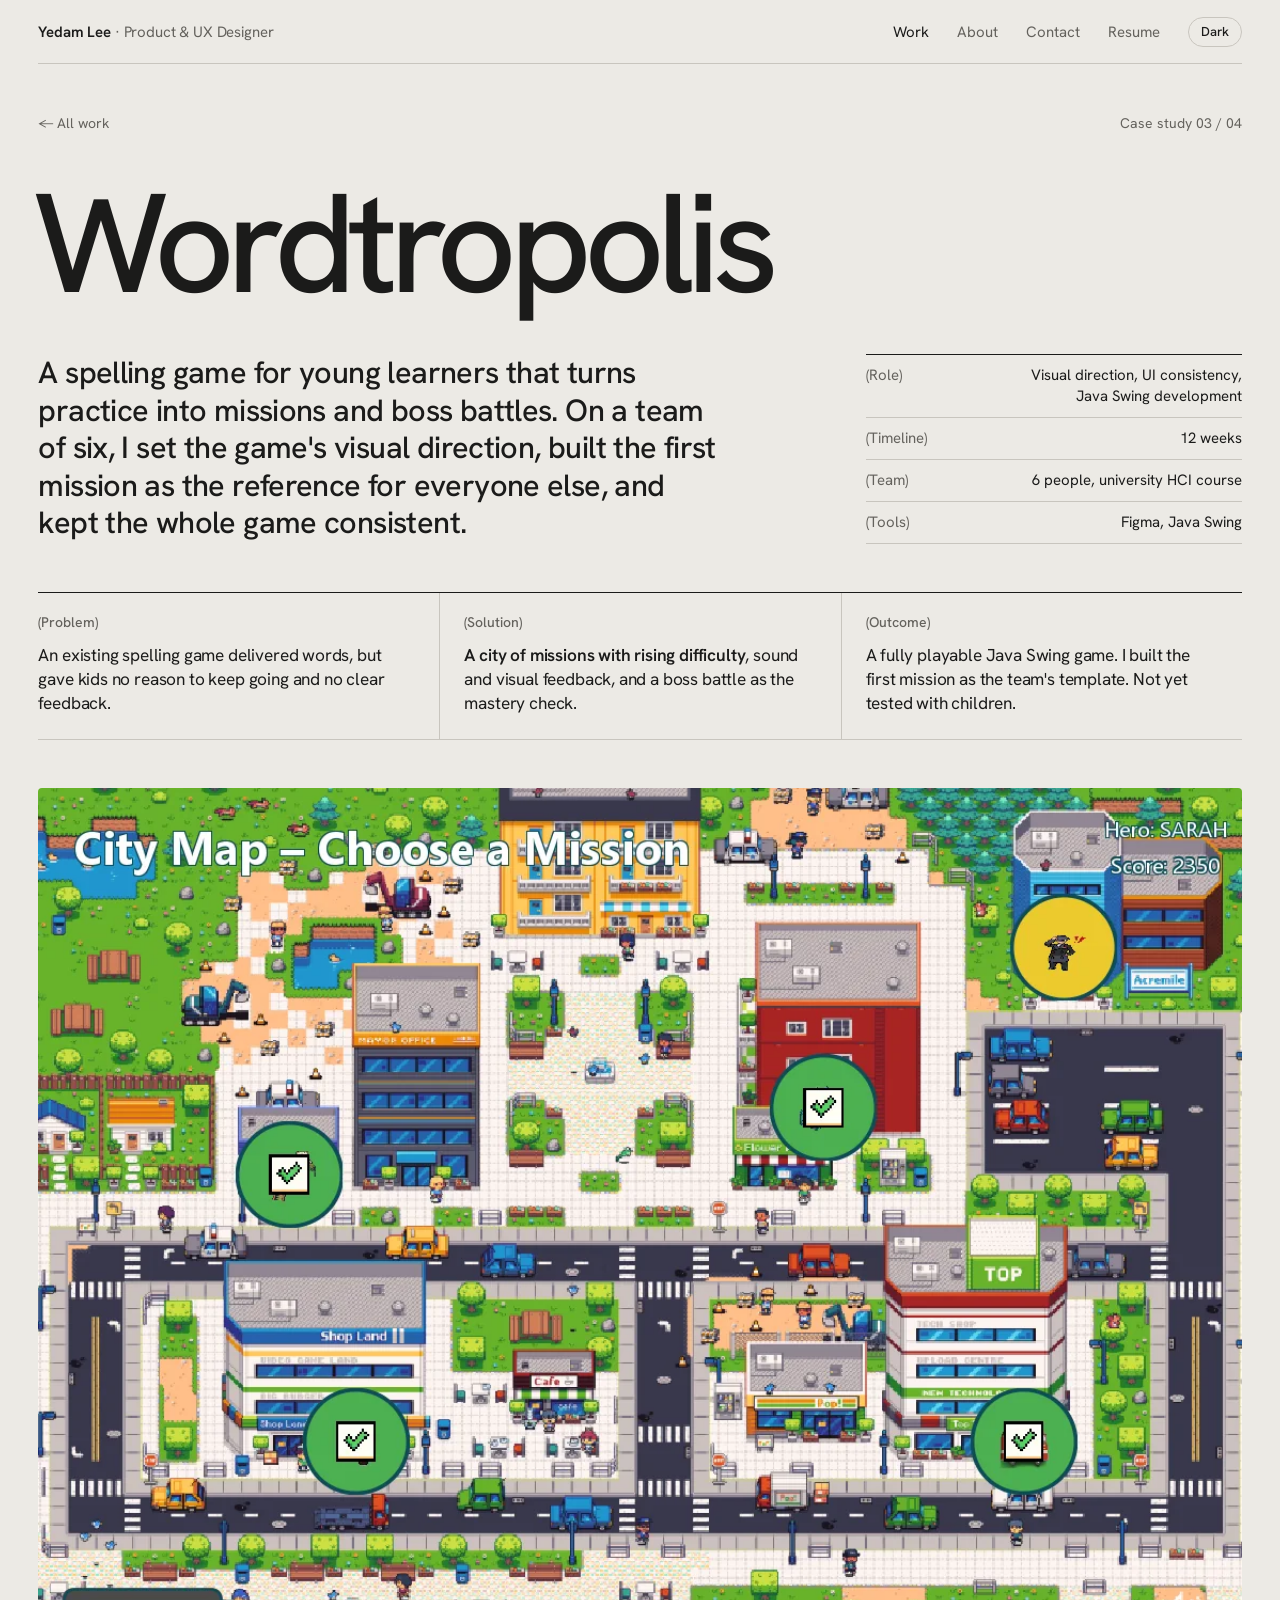
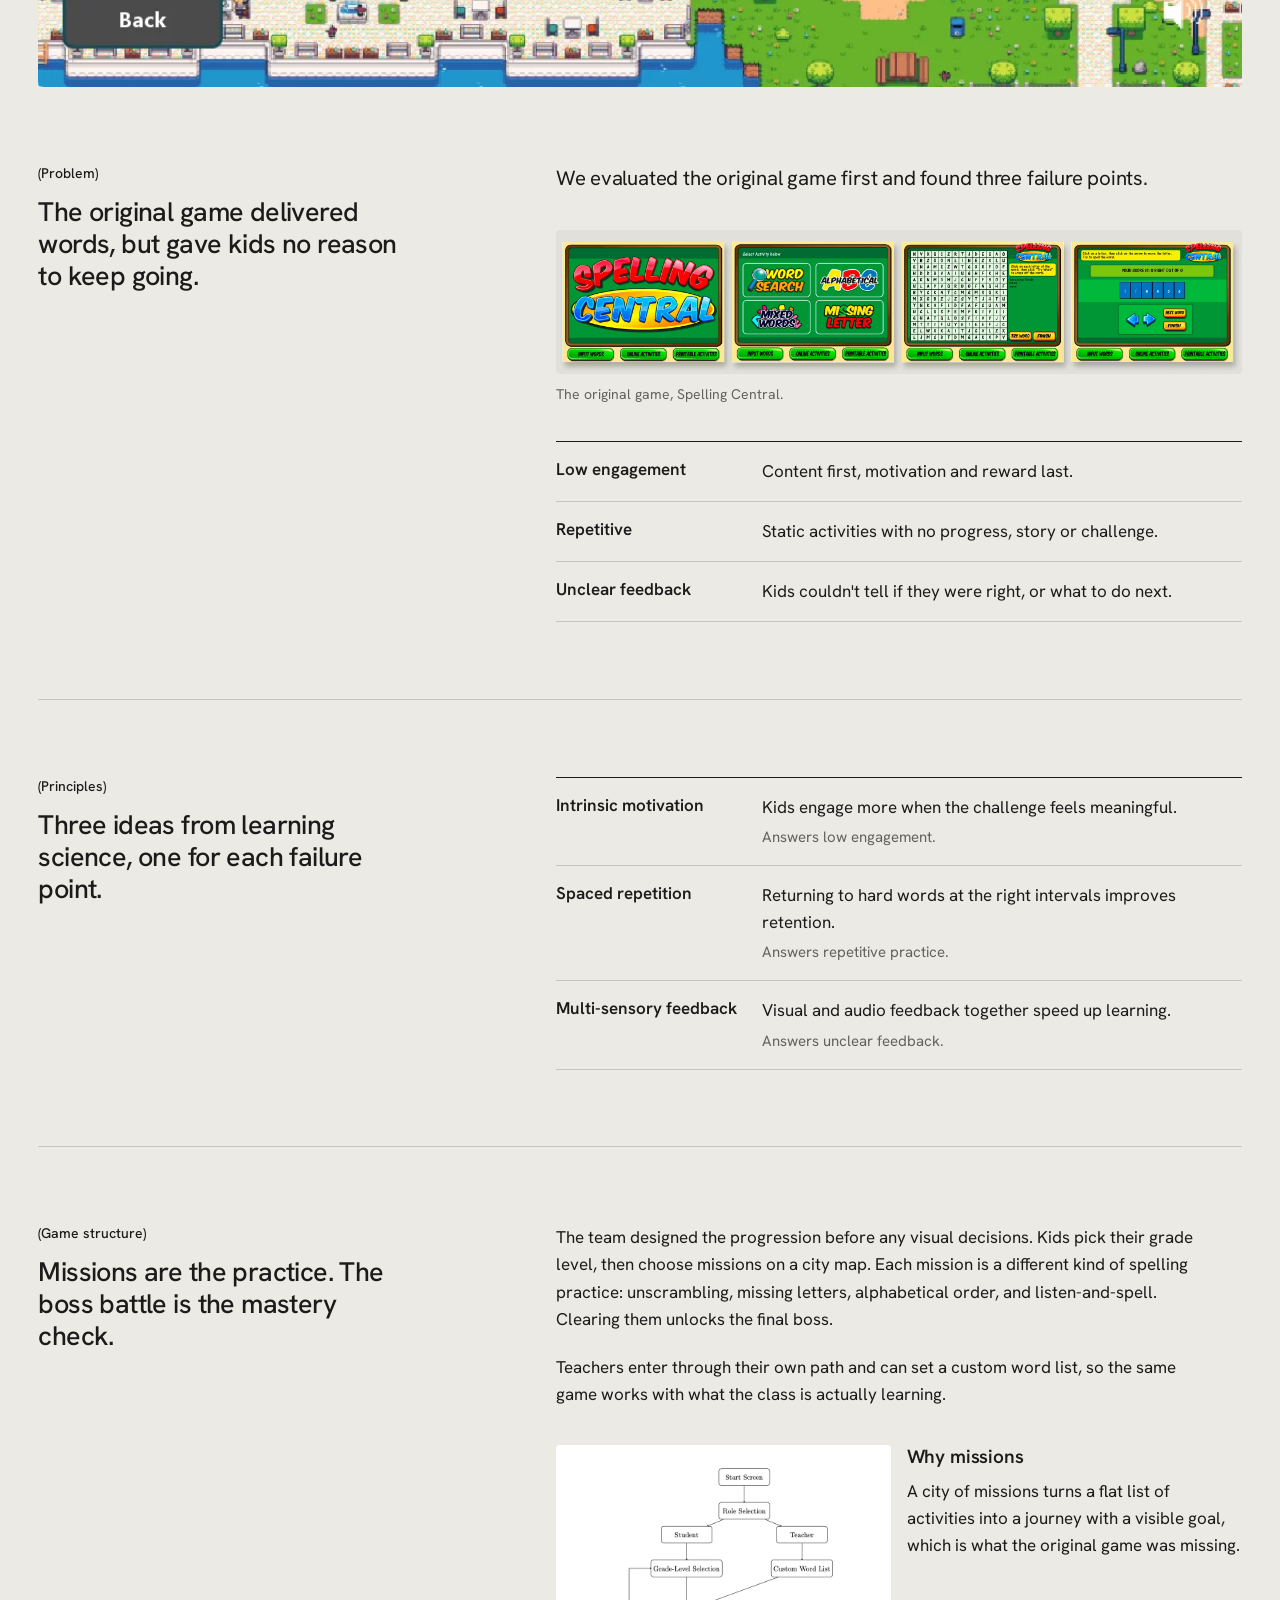
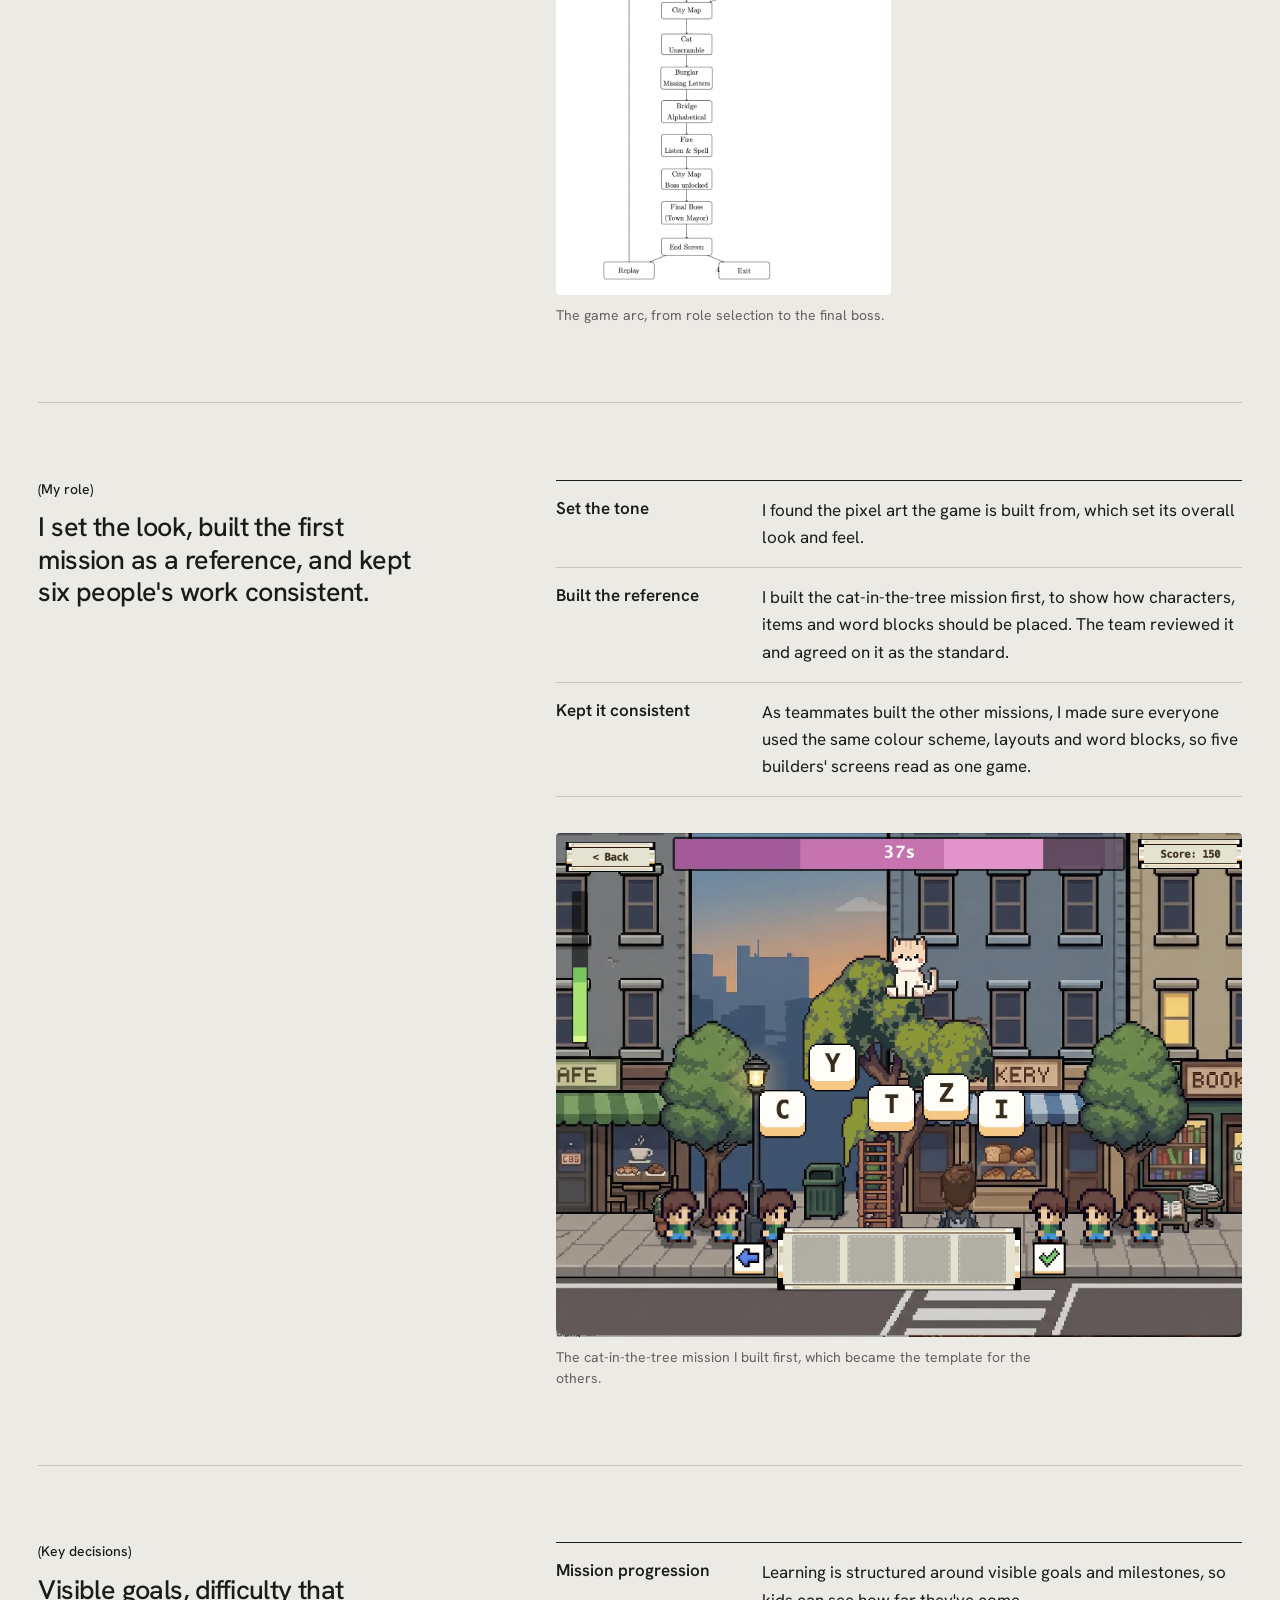
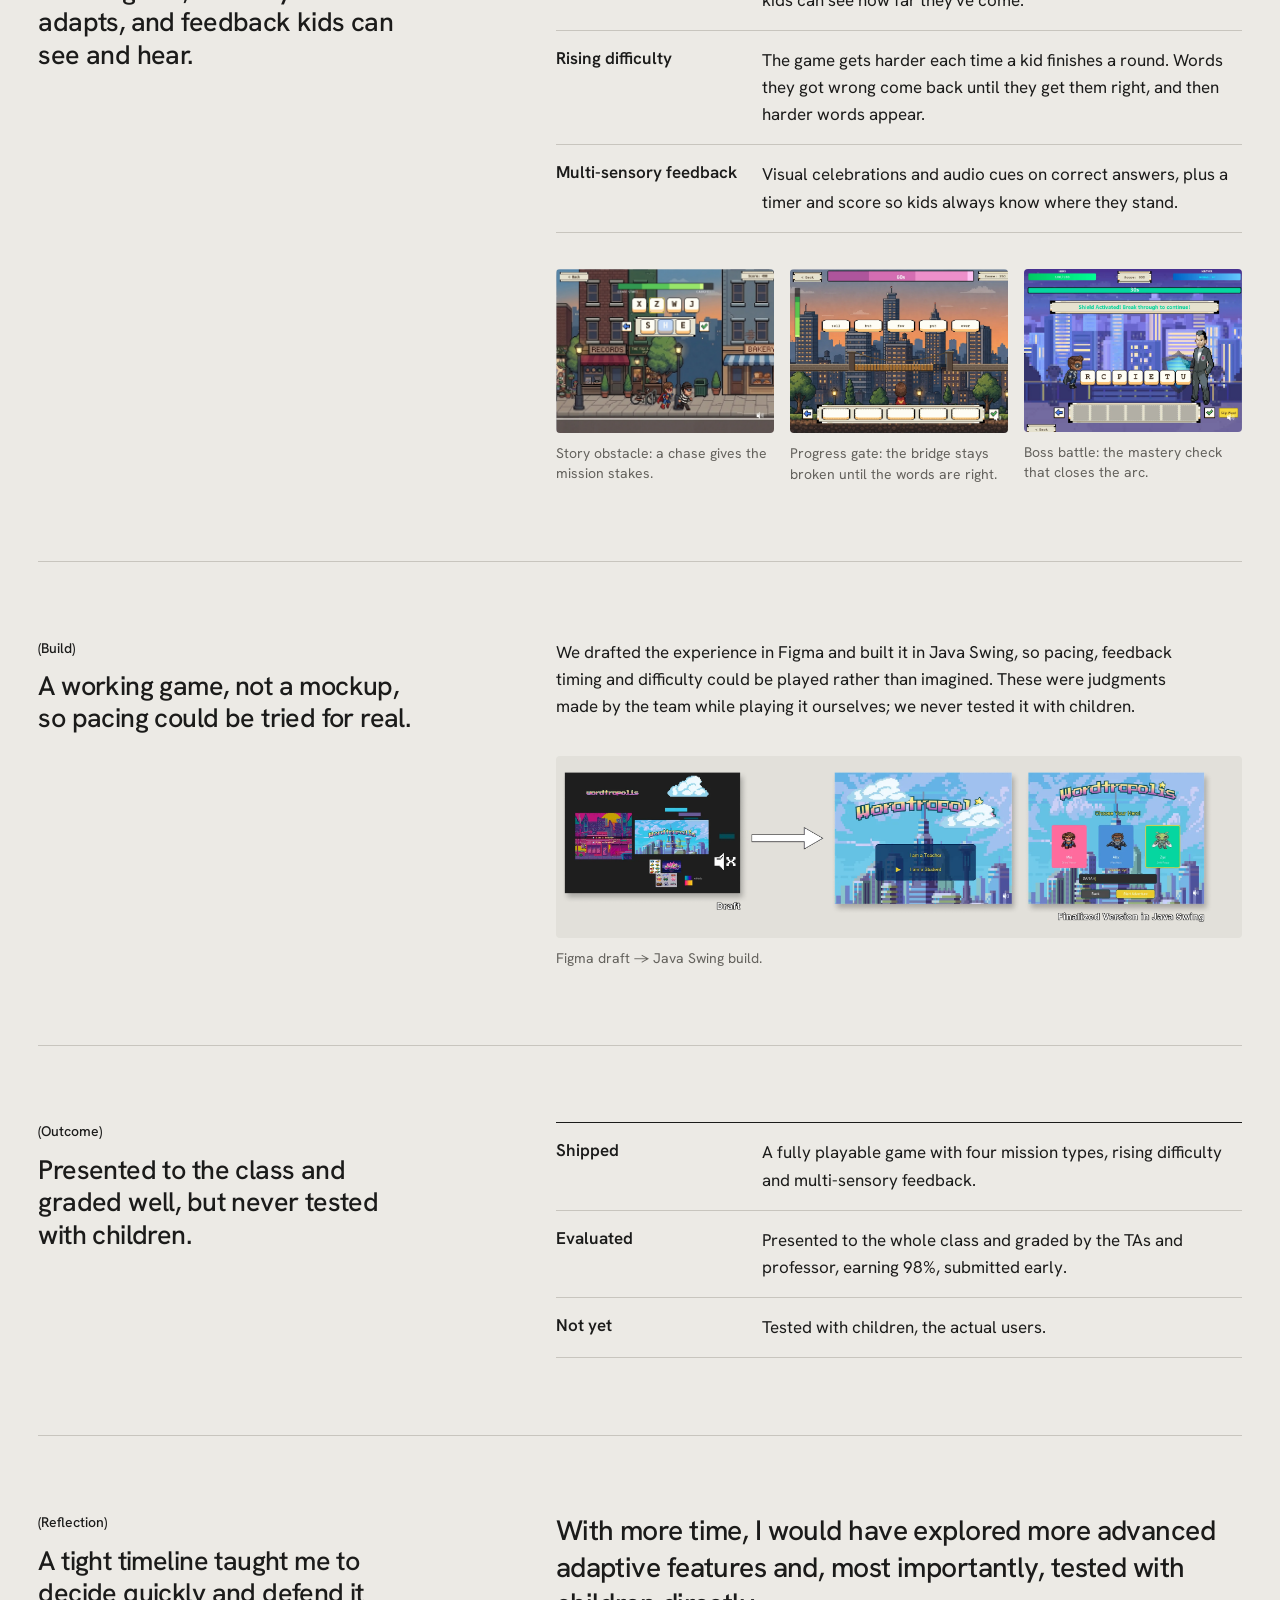
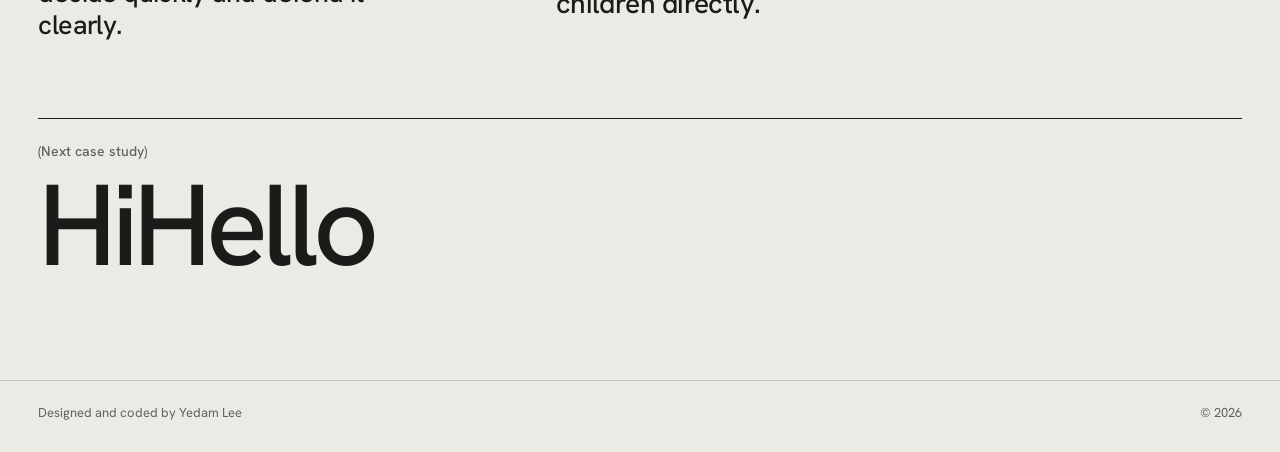
<file: wordtropolis.html>
<!DOCTYPE html>
<html lang="en">
<head>
<meta charset="UTF-8" />
<meta name="viewport" content="width=device-width, initial-scale=1.0" />
<title>Wordtropolis | Yedam Lee</title>
<meta name="description" content="Wordtropolis case study: redesigning a spelling game for kids around missions and boss battles, prototyped in Figma and built in Java Swing." />
<meta property="og:title" content="Wordtropolis | Yedam Lee" />
<meta property="og:description" content="A gamified spelling game for kids, redesigned around missions and boss battles." />
<meta property="og:image" content="https://ylee862.github.io/portfolio/images/wordtropolis/word_map.webp" />
<script>try{if(localStorage.getItem('theme')==='dark')document.documentElement.setAttribute('data-theme','dark')}catch(e){}</script>
<link rel="preconnect" href="https://fonts.googleapis.com" />
<link rel="preconnect" href="https://fonts.gstatic.com" crossorigin />
<link href="https://fonts.googleapis.com/css2?family=Hanken+Grotesk:wght@400;500;600&display=swap" rel="stylesheet" />
<link rel="stylesheet" href="css/style.css" />
</head>
<body>
<a class="skip-link" href="#content">Skip to case study</a>

<header class="nav">
  <div class="wrap nav-inner">
    <a href="index.html" class="nav-logo">Yedam Lee <span>· Product &amp; UX Designer</span></a>
    <nav class="nav-links" aria-label="Main">
      <a href="index.html#work" aria-current="page">Work</a>
      <a href="index.html#about">About</a>
      <a href="index.html#contact">Contact</a>
      <a class="nav-resume" href="resume/Yedam_Lee_Resume_F.pdf" target="_blank" rel="noopener">Resume</a>
      <button class="theme-toggle" id="themeToggle" type="button">Dark</button>
    </nav>
  </div>
</header>

<main id="content">
  <div class="wrap case-top">
    <div class="case-crumbs"><a href="index.html#work">← All work</a><span>Case study 03 / 04</span></div>
    <h1 class="case-title">Wordtropolis</h1>

    <div class="case-intro">
      <p class="case-statement">A spelling game for young learners that turns practice into missions and boss battles. On a team of six, I set the game's visual direction, built the first mission as the reference for everyone else, and kept the whole game consistent.</p>
      <dl class="details">
        <div class="details-row"><dt>Role</dt><dd>Visual direction, UI consistency, Java Swing development</dd></div>
        <div class="details-row"><dt>Timeline</dt><dd>12 weeks</dd></div>
        <div class="details-row"><dt>Team</dt><dd>6 people, university HCI course</dd></div>
        <div class="details-row"><dt>Tools</dt><dd>Figma, Java Swing</dd></div>
      </dl>
    </div>

    <section class="brief" aria-label="Project at a glance">
      <div class="brief-item">
        <p class="label">Problem</p>
        <p class="brief-text">An existing spelling game delivered words, but gave kids no reason to keep going and no clear feedback.</p>
      </div>
      <div class="brief-item">
        <p class="label">Solution</p>
        <p class="brief-text"><strong>A city of missions with rising difficulty</strong>, sound and visual feedback, and a boss battle as the mastery check.</p>
      </div>
      <div class="brief-item">
        <p class="label">Outcome</p>
        <p class="brief-text">A fully playable Java Swing game. I built the first mission as the team's template. Not yet tested with children.</p>
      </div>
    </section>

    <figure class="case-cover">
      <img src="images/wordtropolis/word_map.webp" alt="Wordtropolis city map where kids choose a mission" width="1127" height="842">
    </figure>

    <!-- 1. PROBLEM -->
    <section class="cs" aria-labelledby="s-problem">
      <header class="cs-head">
        <p class="label" id="s-problem">Problem</p>
        <p class="cs-summary">The original game delivered words, but gave kids no reason to keep going.</p>
      </header>
      <div class="cs-body">
        <p class="lede">We evaluated the original game first and found three failure points.</p>
        <figure class="figure"><img loading="lazy" decoding="async" src="images/wordtropolis/word_old_game.webp" alt="The original spelling game: Spelling Central with word search, alphabetical and missing-letter activities" width="2400" height="506"><figcaption>The original game, Spelling Central.</figcaption></figure>
        <ul class="rows">
          <li><span class="k">Low engagement</span><span class="v">Content first, motivation and reward last.</span></li>
          <li><span class="k">Repetitive</span><span class="v">Static activities with no progress, story or challenge.</span></li>
          <li><span class="k">Unclear feedback</span><span class="v">Kids couldn't tell if they were right, or what to do next.</span></li>
        </ul>
      </div>
    </section>

    <!-- 2. PRINCIPLES -->
    <section class="cs" aria-labelledby="s-principles">
      <header class="cs-head">
        <p class="label" id="s-principles">Principles</p>
        <p class="cs-summary">Three ideas from learning science, one for each failure point.</p>
      </header>
      <div class="cs-body">
        <ul class="rows">
          <li><span class="k">Intrinsic motivation</span><span class="v">Kids engage more when the challenge feels meaningful.<span class="muted">Answers low engagement.</span></span></li>
          <li><span class="k">Spaced repetition</span><span class="v">Returning to hard words at the right intervals improves retention.<span class="muted">Answers repetitive practice.</span></span></li>
          <li><span class="k">Multi-sensory feedback</span><span class="v">Visual and audio feedback together speed up learning.<span class="muted">Answers unclear feedback.</span></span></li>
        </ul>
      </div>
    </section>

    <!-- 3. STRUCTURE -->
    <section class="cs" aria-labelledby="s-structure">
      <header class="cs-head">
        <p class="label" id="s-structure">Game structure</p>
        <p class="cs-summary">Missions are the practice. The boss battle is the mastery check.</p>
      </header>
      <div class="cs-body">
        <p>The team designed the progression before any visual decisions. Kids pick their grade level, then choose missions on a city map. Each mission is a different kind of spelling practice: unscrambling, missing letters, alphabetical order, and listen-and-spell. Clearing them unlocks the final boss.</p>
        <p>Teachers enter through their own path and can set a custom word list, so the same game works with what the class is actually learning.</p>
        <div class="grid-2">
          <figure class="figure on-white"><img loading="lazy" decoding="async" src="images/wordtropolis/word_flow_chart.webp" alt="Flow chart: start, role selection, grade or custom word list, city map, four missions, final boss, end screen" width="900" height="1210"><figcaption>The game arc, from role selection to the final boss.</figcaption></figure>
          <div>
            <p class="h3">Why missions</p>
            <p>A city of missions turns a flat list of activities into a journey with a visible goal, which is what the original game was missing.</p>
          </div>
        </div>
      </div>
    </section>

    <!-- MY ROLE -->
    <section class="cs" aria-labelledby="s-role">
      <header class="cs-head">
        <p class="label" id="s-role">My role</p>
        <p class="cs-summary">I set the look, built the first mission as a reference, and kept six people's work consistent.</p>
      </header>
      <div class="cs-body">
        <ul class="rows">
          <li><span class="k">Set the tone</span><span class="v">I found the pixel art the game is built from, which set its overall look and feel.</span></li>
          <li><span class="k">Built the reference</span><span class="v">I built the cat-in-the-tree mission first, to show how characters, items and word blocks should be placed. The team reviewed it and agreed on it as the standard.</span></li>
          <li><span class="k">Kept it consistent</span><span class="v">As teammates built the other missions, I made sure everyone used the same colour scheme, layouts and word blocks, so five builders' screens read as one game.</span></li>
        </ul>
        <figure class="figure"><img loading="lazy" decoding="async" src="images/wordtropolis/word_cat_game.webp" alt="The cat-in-the-tree mission: unscramble the letters to rescue the cat" width="1836" height="1349"><figcaption>The cat-in-the-tree mission I built first, which became the template for the others.</figcaption></figure>
      </div>
    </section>

    <!-- 4. DECISIONS -->
    <section class="cs" aria-labelledby="s-decisions">
      <header class="cs-head">
        <p class="label" id="s-decisions">Key decisions</p>
        <p class="cs-summary">Visible goals, difficulty that adapts, and feedback kids can see and hear.</p>
      </header>
      <div class="cs-body">
        <ul class="rows">
          <li><span class="k">Mission progression</span><span class="v">Learning is structured around visible goals and milestones, so kids can see how far they've come.</span></li>
          <li><span class="k">Rising difficulty</span><span class="v">The game gets harder each time a kid finishes a round. Words they got wrong come back until they get them right, and then harder words appear.</span></li>
          <li><span class="k">Multi-sensory feedback</span><span class="v">Visual celebrations and audio cues on correct answers, plus a timer and score so kids always know where they stand.</span></li>
        </ul>
        <div class="grid-3">
          <figure class="figure"><img loading="lazy" decoding="async" src="images/wordtropolis/word_robber.webp" alt="Mission: chase the robber by filling in missing letters" width="1840" height="1385"><figcaption>Story obstacle: a chase gives the mission stakes.</figcaption></figure>
          <figure class="figure"><img loading="lazy" decoding="async" src="images/wordtropolis/word_broken_bridge.webp" alt="Mission: put words in alphabetical order to fix the bridge" width="1353" height="1022"><figcaption>Progress gate: the bridge stays broken until the words are right.</figcaption></figure>
          <figure class="figure"><img loading="lazy" decoding="async" src="images/wordtropolis/word_boss_fight.webp" alt="Boss fight against the town mayor" width="1357" height="1015"><figcaption>Boss battle: the mastery check that closes the arc.</figcaption></figure>
        </div>
      </div>
    </section>

    <!-- 5. BUILD -->
    <section class="cs" aria-labelledby="s-build">
      <header class="cs-head">
        <p class="label" id="s-build">Build</p>
        <p class="cs-summary">A working game, not a mockup, so pacing could be tried for real.</p>
      </header>
      <div class="cs-body">
        <p>We drafted the experience in Figma and built it in Java Swing, so pacing, feedback timing and difficulty could be played rather than imagined. These were judgments made by the team while playing it ourselves; we never tested it with children.</p>
        <figure class="figure"><img loading="lazy" decoding="async" src="images/wordtropolis/word_draft_to_finalized.webp" alt="Figma draft next to the finished Java Swing screens" width="2400" height="635"><figcaption>Figma draft → Java Swing build.</figcaption></figure>
      </div>
    </section>

    <!-- 6. OUTCOME -->
    <section class="cs" aria-labelledby="s-outcome">
      <header class="cs-head">
        <p class="label" id="s-outcome">Outcome</p>
        <p class="cs-summary">Presented to the class and graded well, but never tested with children.</p>
      </header>
      <div class="cs-body">
        <ul class="rows">
          <li><span class="k">Shipped</span><span class="v">A fully playable game with four mission types, rising difficulty and multi-sensory feedback.</span></li>
          <li><span class="k">Evaluated</span><span class="v">Presented to the whole class and graded by the TAs and professor, earning 98%, submitted early.</span></li>
          <li><span class="k">Not yet</span><span class="v">Tested with children, the actual users.</span></li>
        </ul>
      </div>
    </section>

    <!-- 7. REFLECTION -->
    <section class="cs" aria-labelledby="s-reflect">
      <header class="cs-head">
        <p class="label" id="s-reflect">Reflection</p>
        <p class="cs-summary">A tight timeline taught me to decide quickly and defend it clearly.</p>
      </header>
      <div class="cs-body">
        <p class="reflection-text">With more time, I would have explored more advanced adaptive features and, most importantly, tested with children directly.</p>
      </div>
    </section>
  </div>

  <div class="wrap">
    <a class="case-next" href="hihello.html">
      <span class="label">Next case study</span>
      <span class="case-next-title">HiHello</span>
    </a>
  </div>
</main>

<footer class="footer">
  <div class="wrap footer-inner">
    <span>Designed and coded by Yedam Lee</span>
    <span>© <span id="year">2026</span></span>
  </div>
</footer>

<div class="lightbox" id="lightbox" role="dialog" aria-modal="true" aria-label="Enlarged image">
  <button class="lightbox-close" type="button">Close</button>
  <img alt="">
</div>

<script src="js/site.js"></script>
</body>
</html>
</file>
<file: css/style.css>
/* ==========================================================================
   Yedam Lee — portfolio
  ========================================================================== */

:root {
  --paper: #ECEAE5;
  --surface: #F6F5F2;
  --ink: #1B1B1A;
  --ink-2: #64625D;
  --ink-3: #8E8B85;
  --rule: #C8C5BE;
  --rule-strong: #1B1B1A;
  --img-bg: #E2E0DA;

  --font: 'Hanken Grotesk', system-ui, -apple-system, 'Segoe UI', sans-serif;

  --gutter: clamp(16px, 3vw, 40px);
  --max: 1360px;
  --radius: 4px;
  --nav-h: 64px;
}

:root[data-theme="dark"] {
  --paper: #161615;
  --surface: #1E1E1C;
  --ink: #ECEAE5;
  --ink-2: #A3A09A;
  --ink-3: #78756F;
  --rule: #373633;
  --rule-strong: #ECEAE5;
  --img-bg: #242422;
}

*, *::before, *::after { box-sizing: border-box; margin: 0; padding: 0; }

html { scroll-behavior: smooth; -webkit-text-size-adjust: 100%; }
@media (prefers-reduced-motion: reduce) {
  html { scroll-behavior: auto; }
  *, *::before, *::after { transition: none !important; animation: none !important; }
}

body {
  font-family: var(--font);
  font-size: 17px;
  line-height: 1.6;
  font-weight: 400;
  color: var(--ink);
  background: var(--paper);
  -webkit-font-smoothing: antialiased;
  text-rendering: optimizeLegibility;
  overflow-x: hidden;
}

img, video { display: block; max-width: 100%; height: auto; }
a { color: inherit; }
button { font: inherit; color: inherit; background: none; border: 0; cursor: pointer; }

:focus-visible { outline: 2px solid var(--ink); outline-offset: 3px; border-radius: 2px; }

::selection { background: var(--ink); color: var(--paper); }

.wrap {
  width: 100%;
  max-width: var(--max);
  margin: 0 auto;
  padding: 0 var(--gutter);
}

.skip-link {
  position: absolute; left: var(--gutter); top: -60px; z-index: 100;
  background: var(--ink); color: var(--paper); padding: 8px 14px; border-radius: 100px;
  font-size: 14px; text-decoration: none;
}
.skip-link:focus { top: 12px; }

/* ---------- Small type helpers ---------- */

.label {
  font-size: 14px;
  line-height: 1.4;
  font-weight: 500;
  color: var(--ink);
  letter-spacing: 0;
}
.label::before { content: '('; }
.label::after { content: ')'; }

.muted { color: var(--ink-2); }

/* ---------- Navigation ---------- */

.nav {
  position: sticky; top: 0; z-index: 50;
  background: color-mix(in srgb, var(--paper) 88%, transparent);
  backdrop-filter: blur(10px);
  -webkit-backdrop-filter: blur(10px);
}
.nav-inner {
  height: var(--nav-h);
  display: flex; align-items: center; justify-content: space-between; gap: 24px;
  position: relative;
}
.nav-inner::after {
  content: ''; position: absolute; left: var(--gutter); right: var(--gutter); bottom: 0;
  height: 1px; background: var(--rule);
}
.nav-logo {
  font-size: 15px; font-weight: 600; text-decoration: none; letter-spacing: -0.01em;
  white-space: nowrap;
}
.nav-logo span { color: var(--ink-2); font-weight: 400; }
.nav-links { display: flex; align-items: center; gap: clamp(14px, 2.4vw, 28px); }
.nav-links a {
  font-size: 15px; text-decoration: none; color: var(--ink-2);
  transition: color .2s ease;
}
.nav-links a:hover, .nav-links a[aria-current="page"] { color: var(--ink); }

.theme-toggle {
  font-size: 13px; font-weight: 500;
  height: 30px; padding: 0 12px;
  border: 1px solid var(--rule); border-radius: 100px;
  color: var(--ink);
  transition: border-color .2s ease;
}
.theme-toggle:hover { border-color: var(--ink); }

@media (max-width: 560px) {
  .nav-logo span { display: none; }
  .nav-links { gap: 14px; }
  .nav-links a { font-size: 14px; }
  .nav-links .nav-resume { display: none; }
}

/* ---------- Buttons ---------- */

.btn {
  display: inline-flex; align-items: center; gap: 8px;
  height: 40px; padding: 0 18px;
  font-size: 15px; font-weight: 500; text-decoration: none;
  border-radius: 100px;
  border: 1px solid var(--ink);
  transition: background .2s ease, color .2s ease;
}
.btn-solid { background: var(--ink); color: var(--paper); }
.btn-solid:hover { background: transparent; color: var(--ink); }
.btn-line { color: var(--ink); }
.btn-line:hover { background: var(--ink); color: var(--paper); }
.btn-small { height: 30px; padding: 0 12px; font-size: 13px; }

/* ==========================================================================
   HOME
   ========================================================================== */

.home-hero { padding-top: clamp(40px, 7vw, 96px); }

.display-name {
  font-size: clamp(64px, 15.5vw, 228px);
  line-height: 0.86;
  font-weight: 500;
  letter-spacing: -0.055em;
  margin-left: -0.04em;
}

.hero-grid {
  display: grid;
  grid-template-columns: repeat(12, 1fr);
  gap: 24px var(--gutter);
  margin-top: clamp(32px, 5vw, 64px);
  padding-bottom: clamp(48px, 7vw, 96px);
}
.hero-copy { grid-column: 1 / span 7; }
.hero-statement {
  font-size: clamp(22px, 2.5vw, 34px);
  line-height: 1.22;
  font-weight: 500;
  letter-spacing: -0.02em;
  max-width: 22em;
}
.hero-actions { display: flex; flex-wrap: wrap; gap: 10px; margin-top: 28px; }

.details {
  grid-column: 9 / span 4;
  align-self: start;
  border-top: 1px solid var(--rule-strong);
}
.details-row {
  display: flex; justify-content: space-between; gap: 16px;
  padding: 10px 0;
  border-bottom: 1px solid var(--rule);
  font-size: 15px; line-height: 1.4;
}
.details-row dt { color: var(--ink-2); white-space: nowrap; }
.details-row dd { text-align: right; }
.details-row dt::before { content: '('; }
.details-row dt::after { content: ')'; }

@media (max-width: 900px) {
  .hero-copy, .details { grid-column: 1 / -1; }
}

/* ---------- Section heads (home) ---------- */

.section { padding-top: clamp(56px, 8vw, 112px); padding-bottom: clamp(56px, 8vw, 112px); }
.section-head {
  display: flex; align-items: baseline; justify-content: space-between; gap: 24px;
  border-top: 1px solid var(--rule-strong);
  padding-top: 14px;
  margin-bottom: clamp(32px, 5vw, 56px);
}
.section-title {
  font-size: clamp(36px, 5vw, 64px);
  line-height: 1;
  font-weight: 500;
  letter-spacing: -0.04em;
}

/* ---------- Work list ---------- */

.work-list { list-style: none; }
.work-row {
  display: grid;
  grid-template-columns: repeat(12, 1fr);
  gap: 20px var(--gutter);
  padding: 0 0 clamp(40px, 5vw, 64px);
  text-decoration: none;
}
.work-list > li + li .work-row { border-top: 1px solid var(--rule); padding-top: 28px; }

.work-meta {
  grid-column: 1 / span 4;
  display: flex; flex-direction: column;
}
.work-index { font-size: 14px; color: var(--ink-2); margin-bottom: 18px; }
.work-title {
  font-size: clamp(30px, 3.4vw, 46px);
  line-height: 1.02;
  font-weight: 500;
  letter-spacing: -0.035em;
}
.work-kind { font-size: 15px; color: var(--ink-2); margin-top: 10px; }
.work-desc {
  font-size: 16px; line-height: 1.55;
  margin-top: 20px; max-width: 34ch;
}
.work-tags { list-style: none; margin-top: 18px; font-size: 13px; color: var(--ink-2); line-height: 1.9; }
.work-cta { margin-top: auto; padding-top: 28px; }
.work-cta .btn { pointer-events: none; }
.work-row:hover .work-cta .btn,
.work-row:focus-visible .work-cta .btn { background: var(--ink); color: var(--paper); }

.work-visual {
  grid-column: 5 / span 8;
  position: relative;
  border-radius: var(--radius);
  overflow: hidden;
  background: var(--img-bg);
  aspect-ratio: 16 / 10;
}
.work-visual img {
  width: 100%; height: 100%; object-fit: cover;
  transition: transform .8s cubic-bezier(.2,.7,.2,1);
}
.work-row:hover .work-visual img { transform: scale(1.025); }

.work-flag {
  position: absolute; left: 14px; top: 14px;
  font-size: 12px; font-weight: 500;
  padding: 5px 10px; border-radius: 100px;
  background: #1B1B1A; color: #ECEAE5;
}

@media (max-width: 900px) {
  .work-meta, .work-visual { grid-column: 1 / -1; }
  .work-visual { order: -1; }
  .work-cta { padding-top: 22px; }
}

/* ---------- About ---------- */

.about-grid {
  display: grid;
  grid-template-columns: repeat(12, 1fr);
  gap: 32px var(--gutter);
}
.about-photo {
  grid-column: 1 / span 4;
  border-radius: var(--radius);
  overflow: hidden;
  background: var(--img-bg);
  aspect-ratio: 4 / 5;
  align-self: start;
}
.about-photo img { width: 100%; height: 100%; object-fit: cover; filter: grayscale(1) contrast(1.05); }
.about-text { grid-column: 6 / span 7; }
.about-lede {
  font-size: clamp(24px, 2.6vw, 36px);
  line-height: 1.18;
  font-weight: 500;
  letter-spacing: -0.025em;
}
.about-body { margin-top: 28px; max-width: 60ch; }
.about-body p + p { margin-top: 1em; }
.about-body p { color: var(--ink); }

.about-facts { margin-top: 40px; border-top: 1px solid var(--rule-strong); }
.about-facts .details-row dd { max-width: 60%; }

@media (max-width: 900px) {
  .about-photo { grid-column: 1 / span 6; }
  .about-text { grid-column: 1 / -1; }
}
@media (max-width: 560px) {
  .about-photo { grid-column: 1 / -1; aspect-ratio: 4 / 4.4; }
}

/* ---------- Contact ---------- */

.contact-email {
  display: inline-block;
  font-size: clamp(32px, 6.6vw, 104px);
  line-height: 1;
  font-weight: 500;
  letter-spacing: -0.045em;
  text-decoration: none;
  word-break: break-word;
  background-image: linear-gradient(currentColor, currentColor);
  background-size: 0% 2px; background-position: 0 100%; background-repeat: no-repeat;
  transition: background-size .5s cubic-bezier(.2,.7,.2,1);
  padding-bottom: 6px;
}
.contact-email:hover { background-size: 100% 2px; }
.contact-row {
  display: flex; flex-wrap: wrap; justify-content: space-between; gap: 16px 32px;
  margin-top: 36px; font-size: 15px; color: var(--ink-2);
}
.contact-links { display: flex; gap: 24px; }
.contact-links a { color: var(--ink); text-underline-offset: 4px; }

/* ---------- Footer ---------- */

.footer { border-top: 1px solid var(--rule); }
.footer-inner {
  display: flex; justify-content: space-between; gap: 16px; flex-wrap: wrap;
  padding-top: 22px; padding-bottom: 28px;
  font-size: 13px; color: var(--ink-2);
}

/* ==========================================================================
   CASE STUDY
   ========================================================================== */

.case-top { padding-top: clamp(28px, 4vw, 48px); }
.case-crumbs {
  display: flex; justify-content: space-between; gap: 16px;
  font-size: 14px; color: var(--ink-2);
}
.case-crumbs a { text-decoration: none; color: var(--ink-2); }
.case-crumbs a:hover { color: var(--ink); }

.case-title {
  margin-top: clamp(24px, 4vw, 48px);
  font-size: clamp(56px, 11vw, 168px);
  line-height: 0.88;
  font-weight: 500;
  letter-spacing: -0.055em;
  margin-left: -0.04em;
}

.case-title--long { font-size: clamp(48px, 8.4vw, 128px); line-height: 0.92; }

.case-intro {
  display: grid;
  grid-template-columns: repeat(12, 1fr);
  gap: 28px var(--gutter);
  margin-top: clamp(28px, 4vw, 48px);
  padding-bottom: clamp(32px, 4vw, 48px);
}
.case-intro > .case-statement { grid-column: 1 / span 7; }
.case-statement {
  font-size: clamp(22px, 2.4vw, 32px);
  line-height: 1.22;
  font-weight: 500;
  letter-spacing: -0.02em;
}
.case-intro .details { grid-column: 9 / span 4; }
.case-intro .details-row dd { max-width: 65%; }
.case-intro .hero-actions { margin-top: 24px; }

@media (max-width: 900px) {
  .case-intro > .case-statement, .case-intro .details { grid-column: 1 / -1; }
}

.case-cover {
  border-radius: var(--radius);
  overflow: hidden;
  background: var(--img-bg);
}
.case-cover img { width: 100%; height: auto; }
.case-cover.has-tag { position: relative; }
.cover-tag {
  position: absolute; top: 12px; left: 12px;
  font-size: 12px; letter-spacing: .06em; text-transform: uppercase; font-weight: 500;
  padding: 4px 10px; border-radius: 999px;
  background: var(--ink); color: var(--paper);
}

/* ---------- Two-column case sections ---------- */

.cs {
  display: grid;
  grid-template-columns: repeat(12, 1fr);
  gap: 24px var(--gutter);
  padding: clamp(48px, 6vw, 88px) 0;
  border-top: 1px solid var(--rule);
}
.case-cover + .cs, .cs-first { border-top: 0; }

.cs-head {
  grid-column: 1 / span 4;
  align-self: start;
  position: sticky;
  top: calc(var(--nav-h) + 24px);
}
.cs-summary {
  margin-top: 12px;
  font-size: clamp(22px, 2.1vw, 28px);
  line-height: 1.2;
  font-weight: 500;
  letter-spacing: -0.022em;
  max-width: 15em;
}

.cs-body { grid-column: 6 / span 7; min-width: 0; }
.cs-body > * + * { margin-top: 1.25em; }
.cs-body p { max-width: 64ch; }
.cs-body > .figure, .cs-body > .grid-2, .cs-body > .grid-3,
.cs-body > .rows, .cs-body > .callout, .cs-body > .quotes,
.cs-body > .table-wrap, .cs-body > .facts, .cs-body > .h3 { margin-top: 2.25rem; }
.cs-body > :first-child { margin-top: 0; }

.lede {
  font-size: clamp(19px, 1.6vw, 22px);
  line-height: 1.45;
  letter-spacing: -0.01em;
}

.h3 {
  font-size: 19px; line-height: 1.3; font-weight: 600; letter-spacing: -0.01em;
}
.h3 + p { margin-top: 0.5em !important; }

@media (max-width: 900px) {
  .cs-head { grid-column: 1 / -1; position: static; }
  .cs-body { grid-column: 1 / -1; }
}

/* Full-bleed-within-wrap figure that spans both columns */
.cs-wide { grid-column: 1 / -1; }

/* ---------- Figures ---------- */

.figure img, .figure video {
  width: 100%;
  border-radius: var(--radius);
  background: var(--img-bg);
}
.figure.on-white img { background: #fff; }
.figcap, figcaption {
  margin-top: 10px;
  font-size: 14px; line-height: 1.45; color: var(--ink-2);
  max-width: 64ch;
}
.stack { display: grid; gap: 24px; }
.grid-2 { display: grid; grid-template-columns: 1fr 1fr; gap: 16px; align-items: start; }
.grid-3 { display: grid; grid-template-columns: repeat(3, 1fr); gap: 16px; align-items: start; }
@media (max-width: 640px) {
  .grid-2, .grid-3 { grid-template-columns: 1fr; }
}

.lightbox-trigger { cursor: zoom-in; }

/* ---------- Rows (findings, decisions, steps) ---------- */

.rows { list-style: none; border-top: 1px solid var(--rule-strong); }
.rows li {
  display: grid; grid-template-columns: minmax(120px, 0.38fr) 1fr; gap: 6px 24px;
  padding: 16px 0;
  border-bottom: 1px solid var(--rule);
}
.rows .k { font-weight: 600; line-height: 1.4; }
.rows .v { color: var(--ink); }
.rows .v .muted { display: block; margin-top: 4px; font-size: 15px; }
.rows.plain li { grid-template-columns: 1fr; }
@media (max-width: 560px) {
  .rows li { grid-template-columns: 1fr; }
}

/* ---------- Quotes ---------- */

.quotes { list-style: none; border-top: 1px solid var(--rule-strong); }
.quotes li { padding: 18px 0; border-bottom: 1px solid var(--rule); }
.quotes q {
  display: block;
  font-size: clamp(18px, 1.5vw, 21px); line-height: 1.4; letter-spacing: -0.01em;
  quotes: '\201C' '\201D';
}
.quotes .src { display: block; margin-top: 6px; font-size: 14px; color: var(--ink-2); }

.pull {
  font-size: clamp(24px, 2.4vw, 32px);
  line-height: 1.2;
  font-weight: 500;
  letter-spacing: -0.022em;
  max-width: 24em;
}

/* ---------- Callout (pivots, where I changed my mind) ---------- */

.callout {
  background: var(--surface);
  border: 1px solid var(--rule);
  border-radius: var(--radius);
  padding: clamp(20px, 2.6vw, 32px);
}
.callout > * + * { margin-top: 1em; }
.callout .label { color: var(--ink-2); }
.callout .pull { font-size: clamp(20px, 1.9vw, 25px); }

/* ---------- Facts strip ---------- */

.facts {
  display: grid; grid-auto-flow: column; grid-auto-columns: 1fr;
  border-top: 1px solid var(--rule-strong);
}
.facts > div { padding: 16px 16px 4px 0; }
.facts > div + div { padding-left: 16px; border-left: 1px solid var(--rule); }
.facts .n { font-size: clamp(32px, 3.4vw, 48px); line-height: 1; font-weight: 500; letter-spacing: -0.04em; }
.facts .t { margin-top: 8px; font-size: 14px; line-height: 1.4; color: var(--ink-2); }
@media (max-width: 560px) {
  .facts { grid-auto-flow: row; }
  .facts > div + div { padding-left: 0; border-left: 0; border-top: 1px solid var(--rule); }
}

/* ---------- Tables ---------- */

.table-wrap { overflow-x: auto; }
.table {
  width: 100%; border-collapse: collapse; font-size: 15px; line-height: 1.45;
  border-top: 1px solid var(--rule-strong);
}
.table th, .table td { text-align: left; vertical-align: top; padding: 12px 16px 12px 0; border-bottom: 1px solid var(--rule); }
.table th { font-weight: 600; }
.table td:first-child { font-weight: 600; white-space: nowrap; }

/* ---------- Step strip (sequences) ---------- */

.steps { list-style: none; display: flex; flex-wrap: wrap; gap: 6px; }
.steps li {
  font-size: 14px; line-height: 1; padding: 8px 12px;
  border: 1px solid var(--rule); border-radius: 100px;
}
.steps.on li { border-color: var(--ink); }
.compare { border-top: 1px solid var(--rule-strong); }
.compare-row {
  display: grid; grid-template-columns: minmax(130px, 0.32fr) 1fr; gap: 10px 24px;
  padding: 14px 0; border-bottom: 1px solid var(--rule); align-items: center;
}
.compare-row .k { font-weight: 600; }
@media (max-width: 560px) { .compare-row { grid-template-columns: 1fr; } }

/* ---------- Reflection + next ---------- */

.reflection-text {
  font-size: clamp(22px, 2.2vw, 30px);
  line-height: 1.3;
  font-weight: 500;
  letter-spacing: -0.02em;
}

.case-next {
  display: block;
  text-decoration: none;
  border-top: 1px solid var(--rule-strong);
  padding: 18px 0 clamp(56px, 8vw, 104px);
}
.case-next .label { color: var(--ink-2); }
.case-next-title {
  display: block; margin-top: 10px;
  font-size: clamp(48px, 9vw, 136px);
  line-height: 0.9;
  font-weight: 500;
  letter-spacing: -0.05em;
  transition: transform .5s cubic-bezier(.2,.7,.2,1);
}
.case-next:hover .case-next-title { transform: translateX(12px); }

/* ---------- Lightbox ---------- */

.lightbox {
  position: fixed; inset: 0; z-index: 200;
  display: none; align-items: center; justify-content: center;
  padding: 4vh 4vw;
  background: color-mix(in srgb, var(--paper) 94%, transparent);
  cursor: zoom-out;
}
.lightbox.open { display: flex; }
.lightbox img { max-width: 100%; max-height: 92vh; width: auto; height: auto; border-radius: var(--radius); cursor: default; }
.lightbox-close {
  position: absolute; top: 16px; right: var(--gutter);
  height: 34px; padding: 0 14px; font-size: 14px; font-weight: 500;
  border: 1px solid var(--ink); border-radius: 100px; background: var(--paper);
}

/* ---------- Load-in (hero only) ---------- */

@keyframes rise { from { opacity: 0; transform: translateY(14px); } to { opacity: 1; transform: none; } }
.rise { animation: rise .9s cubic-bezier(.2,.7,.2,1) both; }
.rise-2 { animation-delay: .12s; }
.rise-3 { animation-delay: .24s; }

/* ==========================================================================
   CASE STUDY ADDITIONS
   ========================================================================== */

/* ---------- At a glance: problem + solution upfront ---------- */

.brief {
  display: grid;
  grid-template-columns: repeat(3, 1fr);
  border-top: 1px solid var(--rule-strong);
  border-bottom: 1px solid var(--rule);
  margin-bottom: clamp(32px, 4vw, 48px);
}
.brief--4 { grid-template-columns: repeat(4, 1fr); }
.brief-item { padding: 20px 24px 24px 0; }
.brief-item + .brief-item { padding-left: 24px; border-left: 1px solid var(--rule); }
.brief-item .label { color: var(--ink-2); }
.brief-text {
  margin-top: 10px;
  font-size: clamp(17px, 1.35vw, 20px);
  line-height: 1.4;
  letter-spacing: -0.01em;
}
.brief-text strong { font-weight: 600; }
@media (max-width: 1100px) {
  .brief--4 { grid-template-columns: 1fr 1fr; }
  .brief--4 .brief-item:nth-child(3) { padding-left: 0; border-left: 0; }
  .brief--4 .brief-item:nth-child(n+3) { border-top: 1px solid var(--rule); }
}
@media (max-width: 700px) {
  .brief, .brief--4 { grid-template-columns: 1fr; }
  .brief-item + .brief-item, .brief--4 .brief-item:nth-child(n) {
    padding-left: 0; border-left: 0; border-top: 1px solid var(--rule);
  }
  .brief-item:first-child, .brief--4 .brief-item:first-child { border-top: 0; }
}

/* ---------- Version tags (V2 / V3) ---------- */

.cs-tags { display: flex; flex-wrap: wrap; gap: 6px; margin-top: 10px; }
.ver {
  display: inline-block;
  font-size: 11px; line-height: 1; letter-spacing: .06em; text-transform: uppercase; font-weight: 500;
  padding: 5px 9px; border-radius: 100px;
  border: 1px solid var(--ink-3); color: var(--ink-2);
}
.ver--now { background: var(--ink); border-color: var(--ink); color: var(--paper); }

/* ---------- Version comparison table ---------- */

.cs-body > .vs-wrap, .cs-body > .slots, .cs-body > .slot,
.cs-body > .archive { margin-top: 2.25rem; }
.vs-wrap { overflow-x: auto; }
.vs {
  width: 100%; border-collapse: collapse;
  font-size: 15px; line-height: 1.45;
  border-top: 1px solid var(--rule-strong);
}
.vs th, .vs td {
  text-align: left; vertical-align: top;
  padding: 14px 16px 14px 0;
  border-bottom: 1px solid var(--rule);
}
.vs thead th {
  font-size: 12px; letter-spacing: .06em; text-transform: uppercase;
  font-weight: 500; color: var(--ink-2);
}
.vs thead th.is-now { color: var(--ink); }
.vs tbody th { font-weight: 600; width: 28%; }
.vs td.was { color: var(--ink-2); }
@media (max-width: 560px) {
  .vs { font-size: 14px; }
  .vs tbody th { width: 30%; }
}

/* ---------- Placeholders for screens still in design ---------- */

.slots { display: grid; grid-template-columns: repeat(4, 1fr); gap: 12px; }
.slot {
  position: relative;
  display: flex; flex-direction: column; justify-content: flex-end;
  aspect-ratio: 9 / 19.5;
  padding: 10px;
  border: 1.5px dashed var(--ink-3);
  border-radius: 22px;
  background: repeating-linear-gradient(135deg, var(--img-bg) 0 8px, transparent 8px 16px);
}
.slot--wide { aspect-ratio: 16 / 7; border-radius: var(--radius); padding: 16px; }
.slot-tag {
  position: absolute; top: 10px; left: 10px;
  font-size: 10.5px; line-height: 1; letter-spacing: .06em; text-transform: uppercase; font-weight: 500;
  padding: 5px 8px; border-radius: 100px;
  background: var(--paper); border: 1px solid var(--ink-3); color: var(--ink-2);
}
.slot-cap { background: var(--paper); border-radius: 10px; padding: 8px 10px; }
.slot-name { display: block; font-size: 15px; font-weight: 600; line-height: 1.3; }
.slot-note { display: block; margin-top: 2px; font-size: 13px; line-height: 1.35; color: var(--ink-2); }
@media (max-width: 640px) { .slots { grid-template-columns: 1fr 1fr; } }
.shot { margin: 0; }
.shot video { display: block; width: 100%; height: auto; border-radius: 18px; background: #D8E4F2; }
.shot figcaption { margin-top: 10px; }

/* ---------- Collapsible archive ---------- */

.archive { border-top: 1px solid var(--rule-strong); border-bottom: 1px solid var(--rule); }
.archive > summary {
  display: flex; justify-content: space-between; align-items: center; gap: 16px;
  padding: 18px 0;
  font-weight: 600; cursor: pointer; list-style: none;
}
.archive > summary::-webkit-details-marker { display: none; }
.archive > summary::after { content: '+'; font-size: 24px; font-weight: 400; line-height: 1; }
.archive[open] > summary::after { content: '\2013'; }
.archive > summary:hover { color: var(--ink-2); }
.archive-body { padding-bottom: 32px; }
.archive-body > * + * { margin-top: 2rem; }
.archive-body > .h3 + * { margin-top: 0.75rem; }

/* ---------- Project phases (where the project is now) ---------- */

.phases {
  list-style: none;
  display: grid; grid-template-columns: repeat(6, 1fr);
  margin-bottom: clamp(32px, 4vw, 48px);
}
.phases li { position: relative; padding: 16px 14px 4px 0; border-top: 3px solid var(--rule); }
.phases li.done { border-top-color: var(--ink); }
.phases li.now { border-top-color: var(--ink); border-top-style: dashed; }
.phases a { text-decoration: none; display: block; }
.phases a:hover .ph { text-decoration: underline; text-underline-offset: 3px; }
.phases .st {
  display: inline-block;
  font-size: 11px; line-height: 1; letter-spacing: .06em; text-transform: uppercase; font-weight: 500;
  color: var(--ink-2);
}
.phases li.now .st { background: var(--ink); color: var(--paper); padding: 4px 8px; border-radius: 100px; margin-top: -4px; }
.phases .ph { display: block; margin-top: 8px; font-size: 15px; line-height: 1.3; font-weight: 600; }
.phases li.next .ph { color: var(--ink-2); font-weight: 500; }
@media (max-width: 900px) { .phases { grid-template-columns: repeat(3, 1fr); row-gap: 8px; } }
@media (max-width: 480px) { .phases { grid-template-columns: 1fr 1fr; } }

/* Section status line (e.g. results pending) */
.cs-status { margin-top: 10px; }

.hero-facts { margin-top: clamp(40px, 5vw, 64px); }
</file>
